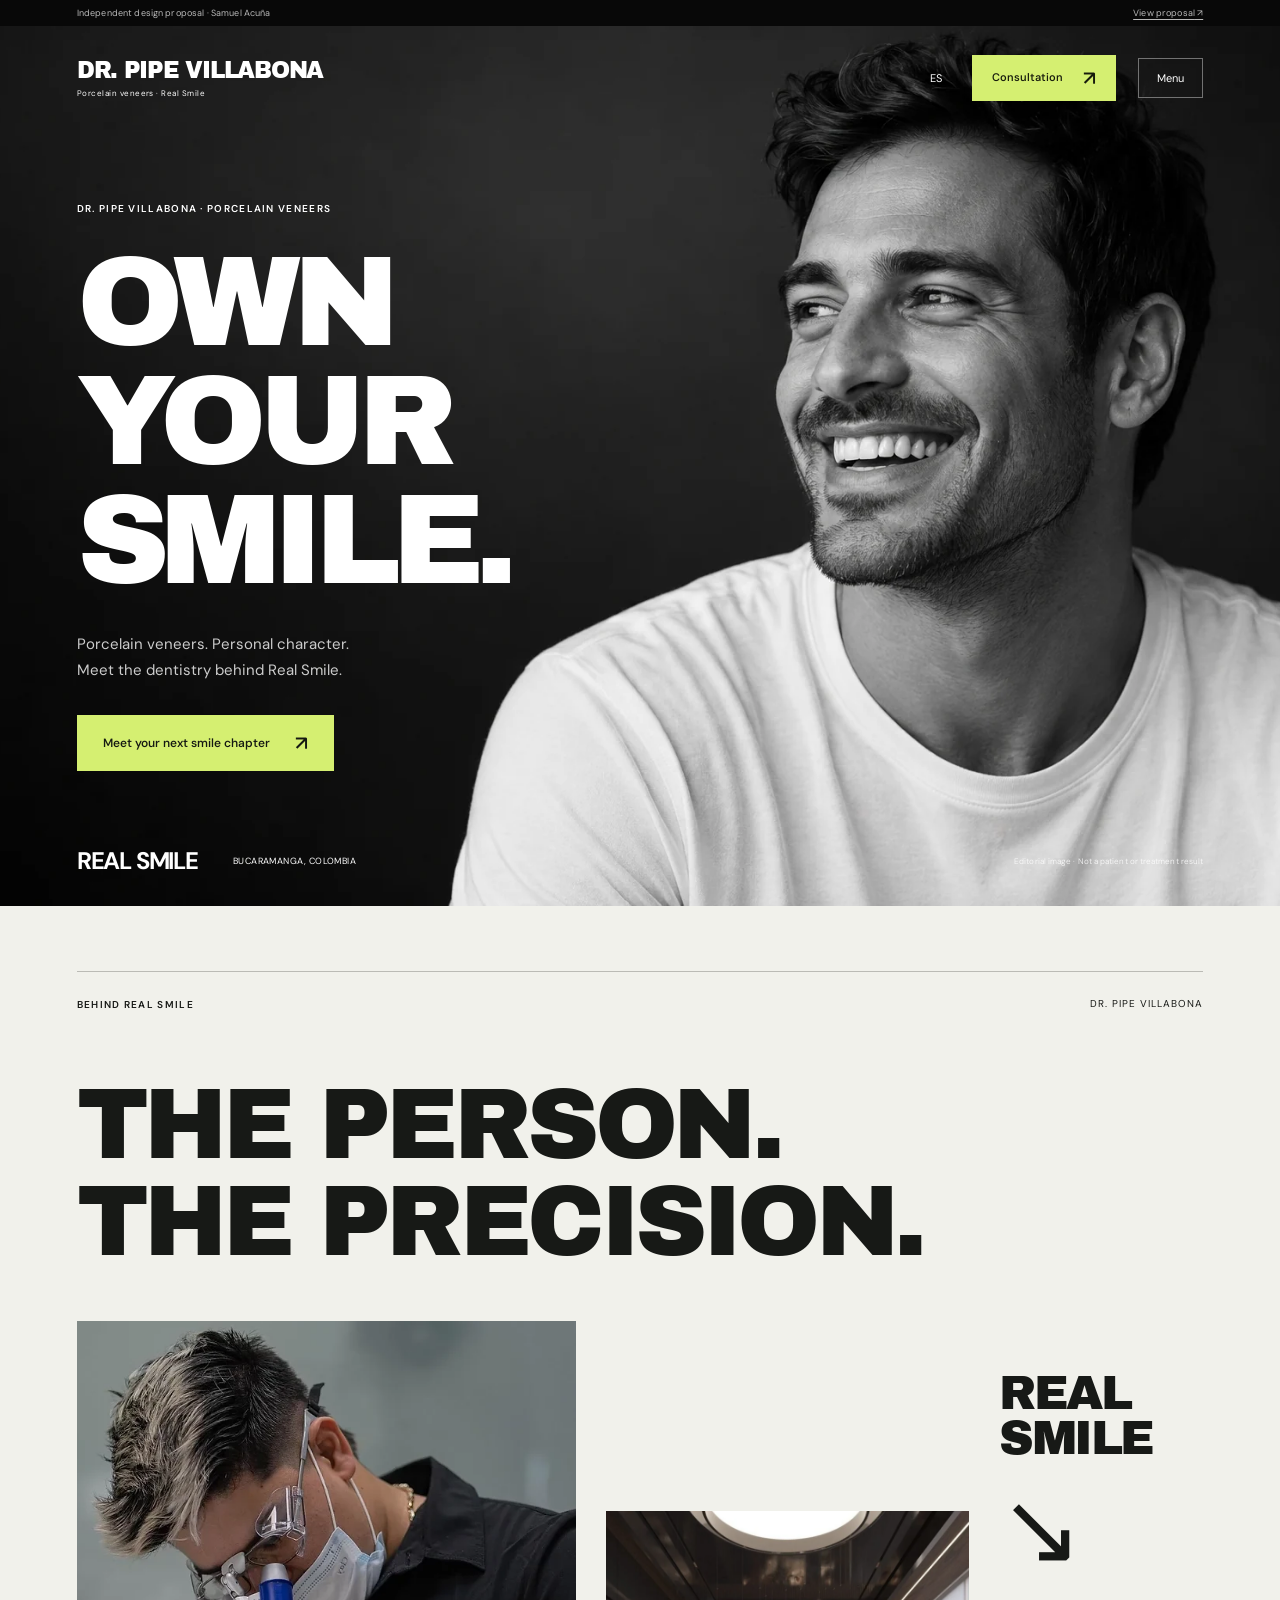
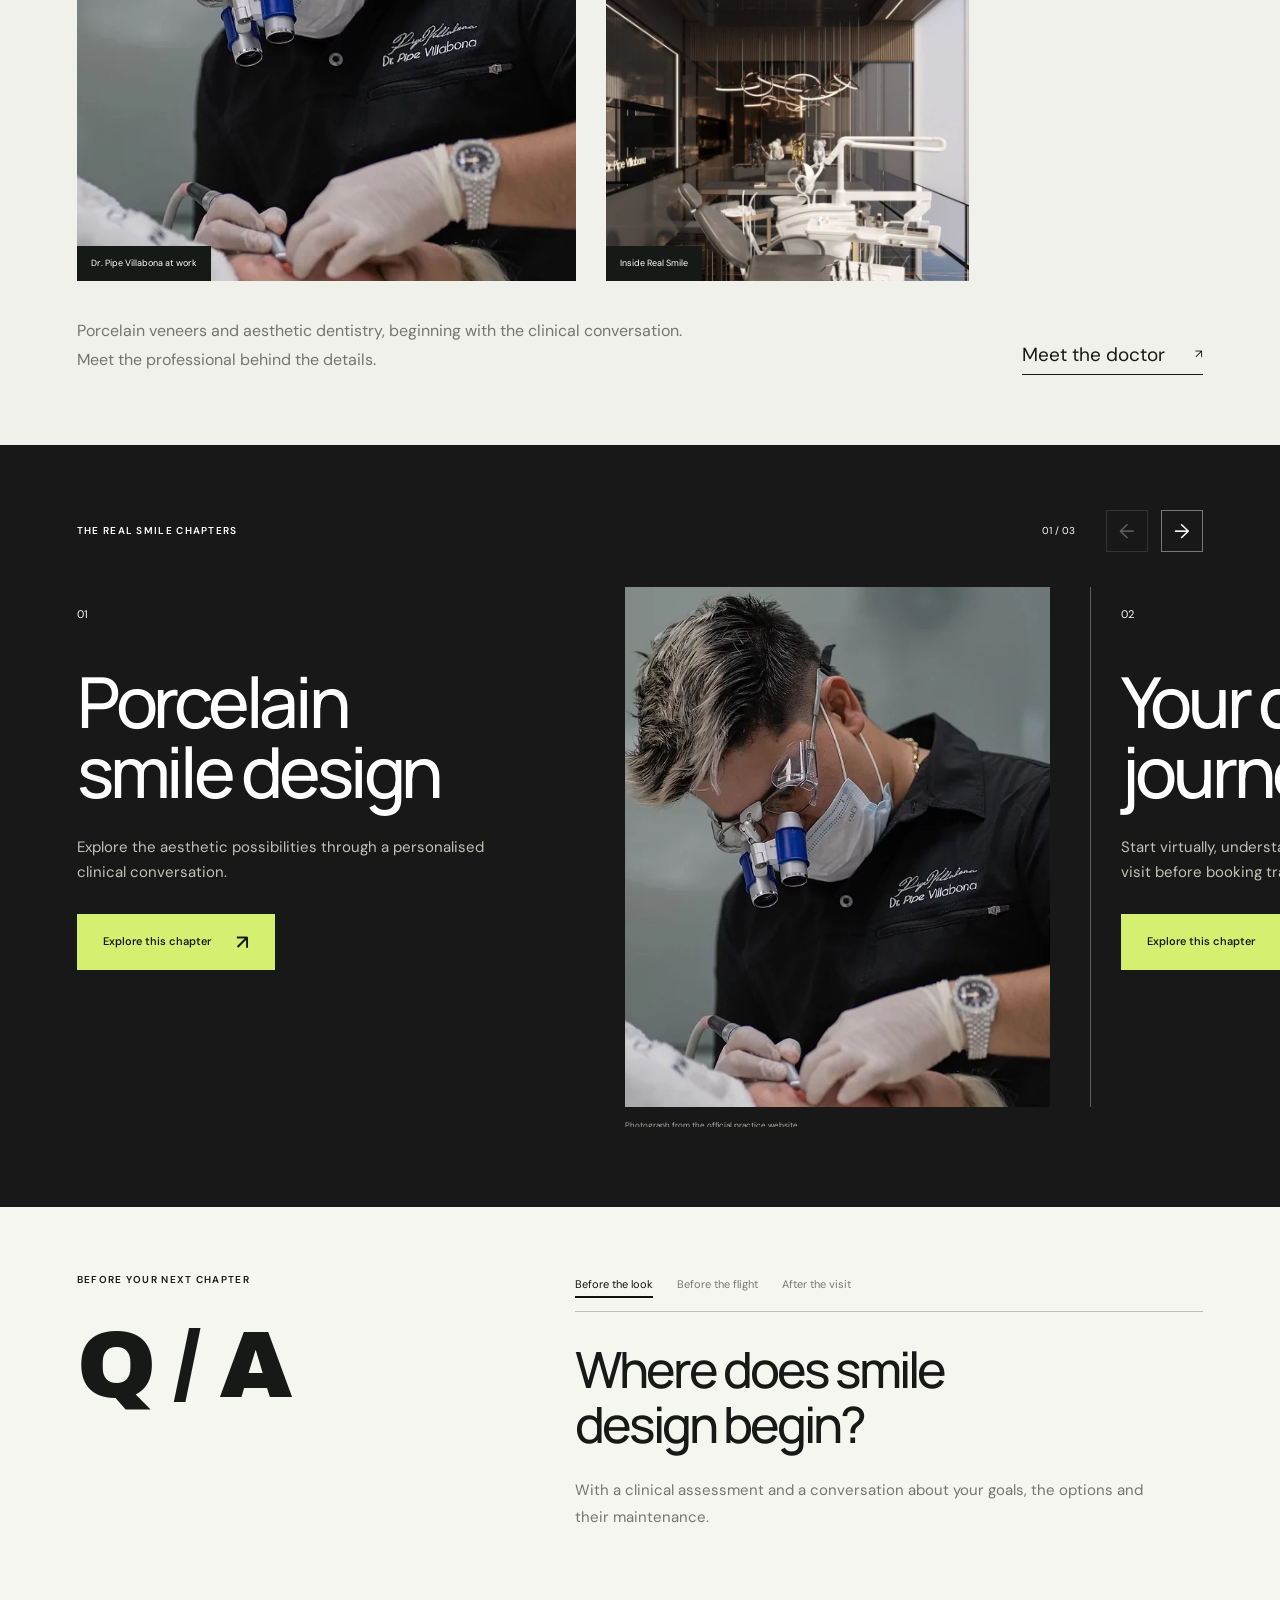
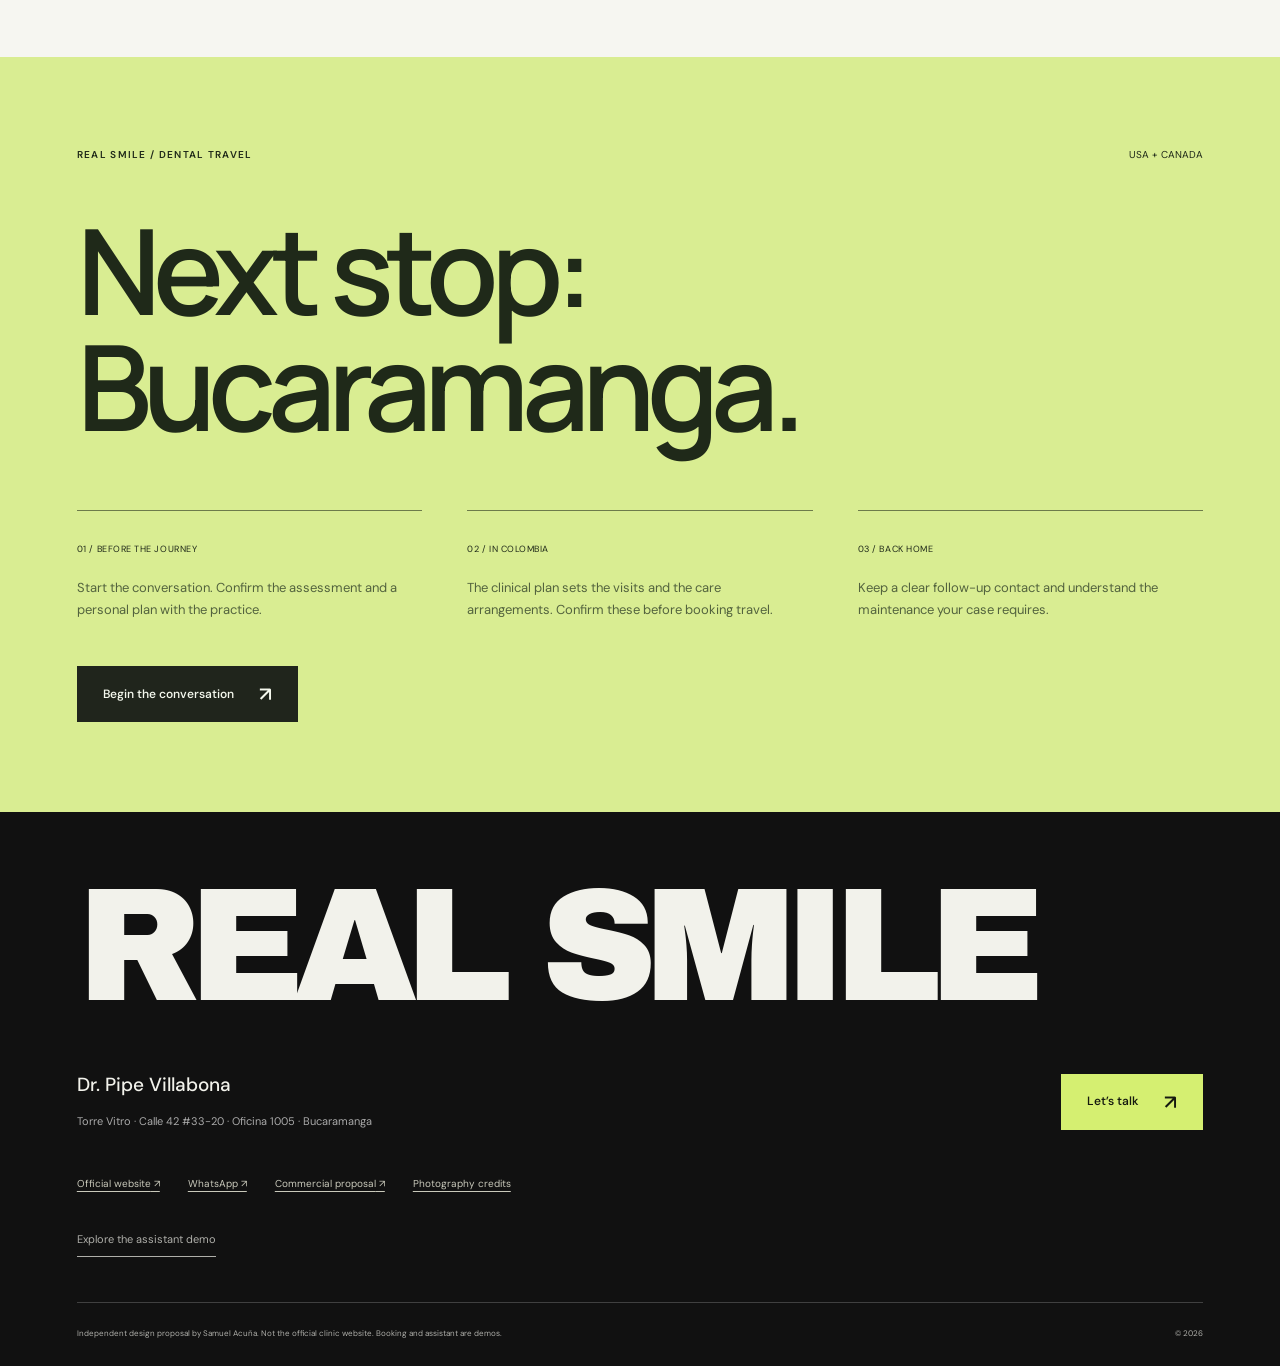
<file: index.html>
<!DOCTYPE html>

<html lang="en"><head><meta charset="utf-8"/><meta content="width=device-width,initial-scale=1" name="viewport"/><meta content="noindex,nofollow" name="robots"/><meta content="#f4f7f9" name="theme-color"/><title>Dr. Pipe Villabona | Porcelain veneers · Real Smile | Design proposal</title><link href="style.css?v=6" rel="stylesheet"/><script defer="" src="app.js?v=6"></script></head><body class="v4 drpipevillabona independent-v5 whole-page-v6"><a class="skip" href="#main">Skip to content / Ir al contenido</a><div class="progress-bar"></div><div class="concept"><span data-en="Independent design proposal · Samuel Acuña" data-es="Propuesta de diseño independiente · Samuel Acuña">Independent design proposal · Samuel Acuña</span><a href="propuesta/"><span data-en="View proposal" data-es="Ver propuesta">View proposal</span> ↗</a></div><header class="site-header"><a class="brand" href="#main"><span class="brand-mark">PV</span><span><b>Dr. Pipe Villabona</b><small><span data-en="Porcelain veneers · Real Smile" data-es="Carillas de porcelana · Real Smile">Porcelain veneers · Real Smile</span></small></span></a><nav aria-label="Main navigation" class="site-nav" id="site-nav"><a href="#services"><span data-en="Treatments" data-es="Tratamientos">Treatments</span></a><a href="#doctor"><span data-en="Our approach" data-es="El enfoque">Our approach</span></a><a href="#international"><span data-en="USA &amp; Canada" data-es="USA y Canadá">USA &amp; Canada</span></a></nav><div class="nav-actions"><button aria-label="Cambiar a español" class="lang">ES</button><button class="btn compact" data-book=""><span data-en="Consultation" data-es="Valoración">Consultation</span><span aria-hidden="true">↗</span></button><button aria-controls="site-nav" aria-expanded="false" class="menu-toggle"><span data-en="Menu" data-es="Menú">Menu</span></button></div></header><main id="main"><section class="p-hero"><div class="p-photo"><img alt="Editorial image / Imagen editorial" class="" decoding="async" fetchpriority="high" height="1024" src="assets/editorial-v4.webp" width="1536"/></div><div class="p-copy"><span class="eyebrow" data-en="DR. PIPE VILLABONA · PORCELAIN VENEERS" data-es="DR. PIPE VILLABONA · CARILLAS DE PORCELANA">DR. PIPE VILLABONA · PORCELAIN VENEERS</span><h1 data-en="Own your
smile." data-es="Tu sonrisa.
Tu esencia.">Own your
smile.</h1><p data-en="Porcelain veneers. Personal character. Meet the dentistry behind Real Smile." data-es="Carillas de porcelana. Carácter propio. Conoce la odontología detrás de Real Smile.">Porcelain veneers. Personal character. Meet the dentistry behind Real Smile.</p><button class="btn" data-book=""><span data-en="Meet your next smile chapter" data-es="Conoce tu siguiente etapa">Meet your next smile chapter</span><span aria-hidden="true">↗</span></button></div><div class="p-bottom"><strong>REAL SMILE</strong><span>BUCARAMANGA, COLOMBIA</span><span class="media-credit"><span data-en="Editorial image · Not a patient or treatment result" data-es="Imagen editorial · No es paciente ni resultado clínico">Editorial image · Not a patient or treatment result</span></span></div></section><section class="p-maker" id="doctor"><div class="p-maker-top"><span class="eyebrow" data-en="BEHIND REAL SMILE" data-es="DETRÁS DE REAL SMILE">BEHIND REAL SMILE</span><span>DR. PIPE VILLABONA</span></div><h2><span data-en="The person.
The precision." data-es="La persona.
La precisión.">The person.
The precision.</span></h2><div class="p-maker-images"><figure class="p-maker-work"><img alt="Dr. Pipe Villabona — fotografía oficial" decoding="async" height="716" loading="lazy" src="assets/medical-clinical.webp" width="680"/><figcaption><span data-en="Dr. Pipe Villabona at work" data-es="Dr. Pipe Villabona en consulta">Dr. Pipe Villabona at work</span></figcaption></figure><figure class="p-maker-room"><img alt="Dr. Pipe Villabona — fotografía oficial" decoding="async" height="1024" loading="lazy" src="assets/medical-clinic.webp" width="800"/><figcaption><span data-en="Inside Real Smile" data-es="Dentro de Real Smile">Inside Real Smile</span></figcaption></figure><div class="p-maker-label">REAL<br/>SMILE<br/><span>↘</span></div></div><div class="p-maker-bottom"><p data-en="Porcelain veneers and aesthetic dentistry, beginning with the clinical conversation. Meet the professional behind the details." data-es="Carillas de porcelana y estética dental, comenzando por la conversación clínica. Conoce al profesional detrás de los detalles.">Porcelain veneers and aesthetic dentistry, beginning with the clinical conversation. Meet the professional behind the details.</p><a class="text-link" href="https://drpipevillabona.com/" rel="noopener" target="_blank"><span data-en="Meet the doctor" data-es="Conoce al doctor">Meet the doctor</span> ↗</a></div></section><section class="p-chapters" id="services"><div class="p-chapter-heading"><span class="eyebrow" data-en="THE REAL SMILE CHAPTERS" data-es="LAS ETAPAS REAL SMILE">THE REAL SMILE CHAPTERS</span><div class="p-slide-controls"><span aria-live="polite" id="slide-count">01 / 03</span><button aria-label="Previous chapter / Etapa anterior" data-slide="prev">←</button><button aria-label="Next chapter / Siguiente etapa" data-slide="next">→</button></div></div><div aria-label="Treatment chapters / Etapas de atención" class="p-slide-track" tabindex="0"><article class="p-slide" id="chapter-0"><div class="p-slide-copy"><span class="p-chapter-no">01</span><h2 data-en="Porcelain smile design" data-es="Diseño con porcelana">Porcelain smile design</h2><p data-en="Explore the aesthetic possibilities through a personalised clinical conversation." data-es="Explora las posibilidades estéticas a través de una conversación clínica personalizada.">Explore the aesthetic possibilities through a personalised clinical conversation.</p><button class="btn" data-book="" data-interest="0"><span data-en="Explore this chapter" data-es="Explorar esta etapa">Explore this chapter</span><span aria-hidden="true">↗</span></button></div><figure><img alt="Dr. Pipe Villabona — fotografía publicada por la consulta" class="" decoding="async" height="716" loading="lazy" src="assets/medical-clinical.webp" width="680"/><figcaption><span data-en="Photograph from the official practice website" data-es="Fotografía del sitio oficial de la consulta">Photograph from the official practice website</span></figcaption></figure></article><article class="p-slide" id="chapter-1"><div class="p-slide-copy"><span class="p-chapter-no">02</span><h2 data-en="Your dental journey" data-es="Tu viaje dental">Your dental journey</h2><p data-en="Start virtually, understand the plan and coordinate your visit before booking travel." data-es="Comienza de forma virtual, entiende el plan y coordina tu visita antes de reservar el viaje.">Start virtually, understand the plan and coordinate your visit before booking travel.</p><button class="btn" data-book="" data-interest="1"><span data-en="Explore this chapter" data-es="Explorar esta etapa">Explore this chapter</span><span aria-hidden="true">↗</span></button></div><figure><img alt="Dr. Pipe Villabona — fotografía publicada por la consulta" class="" decoding="async" height="1024" loading="lazy" src="assets/medical-clinic.webp" width="800"/><figcaption><span data-en="Photograph from the official practice website" data-es="Fotografía del sitio oficial de la consulta">Photograph from the official practice website</span></figcaption></figure></article><article class="p-slide" id="chapter-2"><div class="p-slide-copy"><span class="p-chapter-no">03</span><h2 data-en="More than veneers" data-es="Más que carillas">More than veneers</h2><p data-en="The practice also presents implants and restorative care, according to individual assessment." data-es="La consulta también presenta implantes y rehabilitación, según valoración individual.">The practice also presents implants and restorative care, according to individual assessment.</p><button class="btn" data-book="" data-interest="2"><span data-en="Explore this chapter" data-es="Explorar esta etapa">Explore this chapter</span><span aria-hidden="true">↗</span></button></div><figure><img alt="Dr. Pipe Villabona — fotografía publicada por la consulta" class="" decoding="async" height="1067" loading="lazy" src="assets/medical-after.webp" width="1600"/><figcaption><span data-en="Published case · Individual result" data-es="Caso publicado · Resultado individual">Published case · Individual result</span></figcaption></figure></article></div></section><section class="p-backstage"><div class="p-backstage-title"><span class="eyebrow" data-en="BEFORE YOUR NEXT CHAPTER" data-es="ANTES DE TU SIGUIENTE ETAPA">BEFORE YOUR NEXT CHAPTER</span><span>Q / A</span></div><div aria-label="Questions / Preguntas" class="p-question-tabs" role="tablist"><button aria-controls="backstage-panel-0" aria-selected="true" data-switch="backstage" id="backstage-tab-0" role="tab" tabindex="0"><span data-en="Before the look" data-es="Antes de la apariencia">Before the look</span></button><button aria-controls="backstage-panel-1" aria-selected="false" data-switch="backstage" id="backstage-tab-1" role="tab" tabindex="-1"><span data-en="Before the flight" data-es="Antes del vuelo">Before the flight</span></button><button aria-controls="backstage-panel-2" aria-selected="false" data-switch="backstage" id="backstage-tab-2" role="tab" tabindex="-1"><span data-en="After the visit" data-es="Después de la visita">After the visit</span></button></div><div aria-labelledby="backstage-tab-0" id="backstage-panel-0" role="tabpanel"><h2 data-en="Where does smile design begin?" data-es="¿Dónde comienza el diseño de sonrisa?">Where does smile design begin?</h2><p data-en="With a clinical assessment and a conversation about your goals, the options and their maintenance." data-es="Con una valoración clínica y una conversación sobre tus objetivos, las alternativas y su mantenimiento.">With a clinical assessment and a conversation about your goals, the options and their maintenance.</p></div><div aria-labelledby="backstage-tab-1" hidden="" id="backstage-panel-1" role="tabpanel"><h2 data-en="Can I plan from the USA or Canada?" data-es="¿Puedo planear desde USA o Canadá?">Can I plan from the USA or Canada?</h2><p data-en="Start with the practice. Confirm the assessment, visits and personal plan before arranging the trip." data-es="Comienza con la consulta. Confirma la valoración, las visitas y el plan personal antes de organizar el viaje.">Start with the practice. Confirm the assessment, visits and personal plan before arranging the trip.</p></div><div aria-labelledby="backstage-tab-2" hidden="" id="backstage-panel-2" role="tabpanel"><h2 data-en="What should I ask about ongoing care?" data-es="¿Qué debo preguntar sobre el cuidado posterior?">What should I ask about ongoing care?</h2><p data-en="Discuss maintenance, follow-up and who to contact when you are back home." data-es="Conversa sobre mantenimiento, seguimiento y a quién contactar cuando estés de regreso.">Discuss maintenance, follow-up and who to contact when you are back home.</p></div></section><section class="p-destination" id="international"><div class="p-destination-top"><span class="eyebrow" data-en="REAL SMILE / DENTAL TRAVEL" data-es="REAL SMILE / VIAJE DENTAL">REAL SMILE / DENTAL TRAVEL</span><span>USA + CANADA</span></div><h2 data-en="Next stop:
Bucaramanga." data-es="Siguiente parada:
Bucaramanga.">Next stop:
Bucaramanga.</h2><div class="p-destination-route"><div><small>01 / <span data-en="BEFORE THE JOURNEY" data-es="ANTES DEL VIAJE">BEFORE THE JOURNEY</span></small><p data-en="Start the conversation. Confirm the assessment and a personal plan with the practice." data-es="Comienza la conversación. Confirma la valoración y un plan personal con la consulta.">Start the conversation. Confirm the assessment and a personal plan with the practice.</p></div><div><small>02 / <span data-en="IN COLOMBIA" data-es="EN COLOMBIA">IN COLOMBIA</span></small><p data-en="The clinical plan sets the visits and the care arrangements. Confirm these before booking travel." data-es="El plan clínico define las visitas y la atención. Confírmalas antes de reservar el viaje.">The clinical plan sets the visits and the care arrangements. Confirm these before booking travel.</p></div><div><small>03 / <span data-en="BACK HOME" data-es="DE REGRESO">BACK HOME</span></small><p data-en="Keep a clear follow-up contact and understand the maintenance your case requires." data-es="Mantén un contacto claro de seguimiento y entiende el mantenimiento que requiera tu caso.">Keep a clear follow-up contact and understand the maintenance your case requires.</p></div></div><button class="btn" data-book=""><span data-en="Begin the conversation" data-es="Comenzar la conversación">Begin the conversation</span><span aria-hidden="true">↗</span></button></section></main><footer class="p-ending" id="consultation"><span class="p-end-word">REAL SMILE</span><div class="p-end-bottom"><div><strong>Dr. Pipe Villabona</strong><p>Torre Vitro · Calle 42 #33-20 · Oficina 1005 · Bucaramanga</p></div><button class="btn" data-book=""><span data-en="Let’s talk" data-es="Conversemos">Let’s talk</span><span aria-hidden="true">↗</span></button></div><div class="end-links"><a href="https://drpipevillabona.com/" rel="noopener" target="_blank"><span data-en="Official website" data-es="Sitio oficial">Official website</span> ↗</a><a href="https://wa.me/13055886231" rel="noopener" target="_blank">WhatsApp ↗</a><a href="propuesta/"><span data-en="Commercial proposal" data-es="Propuesta comercial">Commercial proposal</span> ↗</a><a href="credits.html"><span data-en="Photography credits" data-es="Créditos fotográficos">Photography credits</span></a></div><button aria-label="Explore demo assistant / Explorar asistente demo" class="assistant-inline" data-assistant=""><span data-en="Explore the assistant demo" data-es="Explorar el asistente demo">Explore the assistant demo</span></button><div class="end-note"><span data-en="Independent design proposal by Samuel Acuña. Not the official clinic website. Booking and assistant are demos." data-es="Propuesta de diseño independiente de Samuel Acuña. No es la web oficial de la consulta. Agenda y asistente demo.">Independent design proposal by Samuel Acuña. Not the official clinic website. Booking and assistant are demos.</span><span>© 2026</span></div></footer><dialog aria-labelledby="booking-title" id="booking"><div class="dialog-top"><span class="eyebrow" data-en="BOOKING PREVIEW · DEMO" data-es="VISTA PREVIA DE AGENDA · DEMO">BOOKING PREVIEW · DEMO</span><button aria-label="Close / Cerrar" class="dialog-close" data-close="">×</button></div><h2 class="dialog-title" data-en="Your first conversation." data-es="Tu primera conversación." id="booking-title">Your first conversation.</h2><p class="dialog-help" data-en="Explore the experience. No data is sent and no real appointment is booked." data-es="Explora la experiencia. No se envían datos ni se reserva una cita real.">Explore the experience. No data is sent and no real appointment is booked.</p><form id="booking-form"><div class="form-step active"><div class="step-label">01 / 03</div><label><span data-en="What would you like to explore?" data-es="¿Qué te gustaría explorar?">What would you like to explore?</span><select id="demo-service"><option data-en="Porcelain smile design" data-es="Diseño con porcelana" value="0">Porcelain smile design</option><option data-en="Your dental journey" data-es="Tu viaje dental" value="1">Your dental journey</option><option data-en="More than veneers" data-es="Más que carillas" value="2">More than veneers</option></select></label><label><span data-en="Where would you start?" data-es="¿Desde dónde comenzarías?">Where would you start?</span><select id="demo-country"><option>USA</option><option data-en="Canada" data-es="Canadá">Canada</option><option data-en="Another country" data-es="Otro país">Another country</option></select></label><div class="form-buttons"><span></span><button class="btn" data-next="" type="button"><span data-en="Continue" data-es="Continuar">Continue</span> →</button></div></div><div class="form-step"><div class="step-label">02 / 03 · <span data-en="ILLUSTRATIVE AVAILABILITY" data-es="DISPONIBILIDAD ILUSTRATIVA">ILLUSTRATIVE AVAILABILITY</span></div><div class="form-grid"><label><span data-en="Preferred date" data-es="Fecha preferida">Preferred date</span><input id="demo-date" required="" type="date"/></label><label><span data-en="Preferred time" data-es="Hora preferida">Preferred time</span><select id="demo-time"><option>09:00</option><option>11:00</option><option>14:00</option><option>16:00</option></select></label></div><p class="dialog-help" data-en="Times shown in Colombia time (UTC−5). These are examples, not a live calendar." data-es="Horarios en hora de Colombia (UTC−5). Son ejemplos, no una agenda en vivo.">Times shown in Colombia time (UTC−5). These are examples, not a live calendar.</p><div class="form-buttons"><button class="btn outline" data-back="" type="button">← <span data-en="Back" data-es="Atrás">Back</span></button><button class="btn" data-next="" type="button"><span data-en="Review" data-es="Revisar">Review</span> →</button></div></div><div class="form-step"><div class="step-label">03 / 03</div><h3 data-en="Your preview" data-es="Tu vista previa">Your preview</h3><div class="booking-summary" id="summary-content" style="white-space:pre-line"></div><p class="dialog-help" data-en="This demonstration ends here. A real implementation would connect the clinic’s approved calendar and confirmation process." data-es="Esta demostración termina aquí. Una implementación real conectaría la agenda aprobada de la clínica y su proceso de confirmación.">This demonstration ends here. A real implementation would connect the clinic’s approved calendar and confirmation process.</p><div class="form-buttons"><button class="btn outline" data-back="" type="button">← <span data-en="Back" data-es="Atrás">Back</span></button><button class="btn" type="submit"><span data-en="Finish preview" data-es="Finalizar vista previa">Finish preview</span> ✓</button></div></div><p class="error" id="booking-error" role="alert"></p></form><div hidden="" id="booking-success" tabindex="-1"><div class="demo-success"><h3 data-en="Preview complete." data-es="Vista previa completada.">Preview complete.</h3><p data-en="No appointment has been reserved. No information was sent." data-es="No se ha reservado ninguna cita. No se envió información.">No appointment has been reserved. No information was sent.</p></div><a class="btn outline" href="https://drpipevillabona.com/" rel="noopener noreferrer" target="_blank"><span data-en="Go to official channels" data-es="Ir a los canales oficiales">Go to official channels</span> ↗</a></div></dialog>
<dialog aria-labelledby="assistant-title" id="assistant"><div class="dialog-top"><span class="eyebrow" data-en="ADMINISTRATIVE ASSISTANT · DEMO" data-es="ASISTENTE ADMINISTRATIVO · DEMO">ADMINISTRATIVE ASSISTANT · DEMO</span><button aria-label="Close / Cerrar" class="dialog-close" data-close="">×</button></div><h2 class="dialog-title" data-en="How can we orient you?" data-es="¿Cómo podemos orientarte?" id="assistant-title">How can we orient you?</h2><div aria-live="polite" class="bot-response" id="bot-response"></div><div class="bot-questions"><button data-topic="travel"><span data-en="Travelling to Colombia" data-es="Viajar a Colombia">Travelling to Colombia</span></button><button data-topic="appointments"><span data-en="Appointments" data-es="Citas">Appointments</span></button><button data-topic="services"><span data-en="Service areas" data-es="Áreas de atención">Service areas</span></button><button data-topic="human"><span data-en="Speak with the team" data-es="Hablar con el equipo">Speak with the team</span></button></div><p class="dialog-help" data-en="Demonstration with prepared responses. It does not provide medical advice or replace a clinical assessment." data-es="Demostración con respuestas preparadas. No ofrece consejo médico ni reemplaza una valoración clínica.">Demonstration with prepared responses. It does not provide medical advice or replace a clinical assessment.</p></dialog><script>window.SITE={"name": "Dr. Pipe Villabona", "services": [["Porcelain smile design", "Diseño con porcelana", "Explore the aesthetic possibilities through a personalised clinical conversation.", "Explora las posibilidades estéticas a través de una conversación clínica personalizada."], ["Your dental journey", "Tu viaje dental", "Start virtually, understand the plan and coordinate your visit before booking travel.", "Comienza de forma virtual, entiende el plan y coordina tu visita antes de reservar el viaje."], ["More than veneers", "Más que carillas", "The practice also presents implants and restorative care, according to individual assessment.", "La consulta también presenta implantes y rehabilitación, según valoración individual."]]};</script></body></html>
</file>
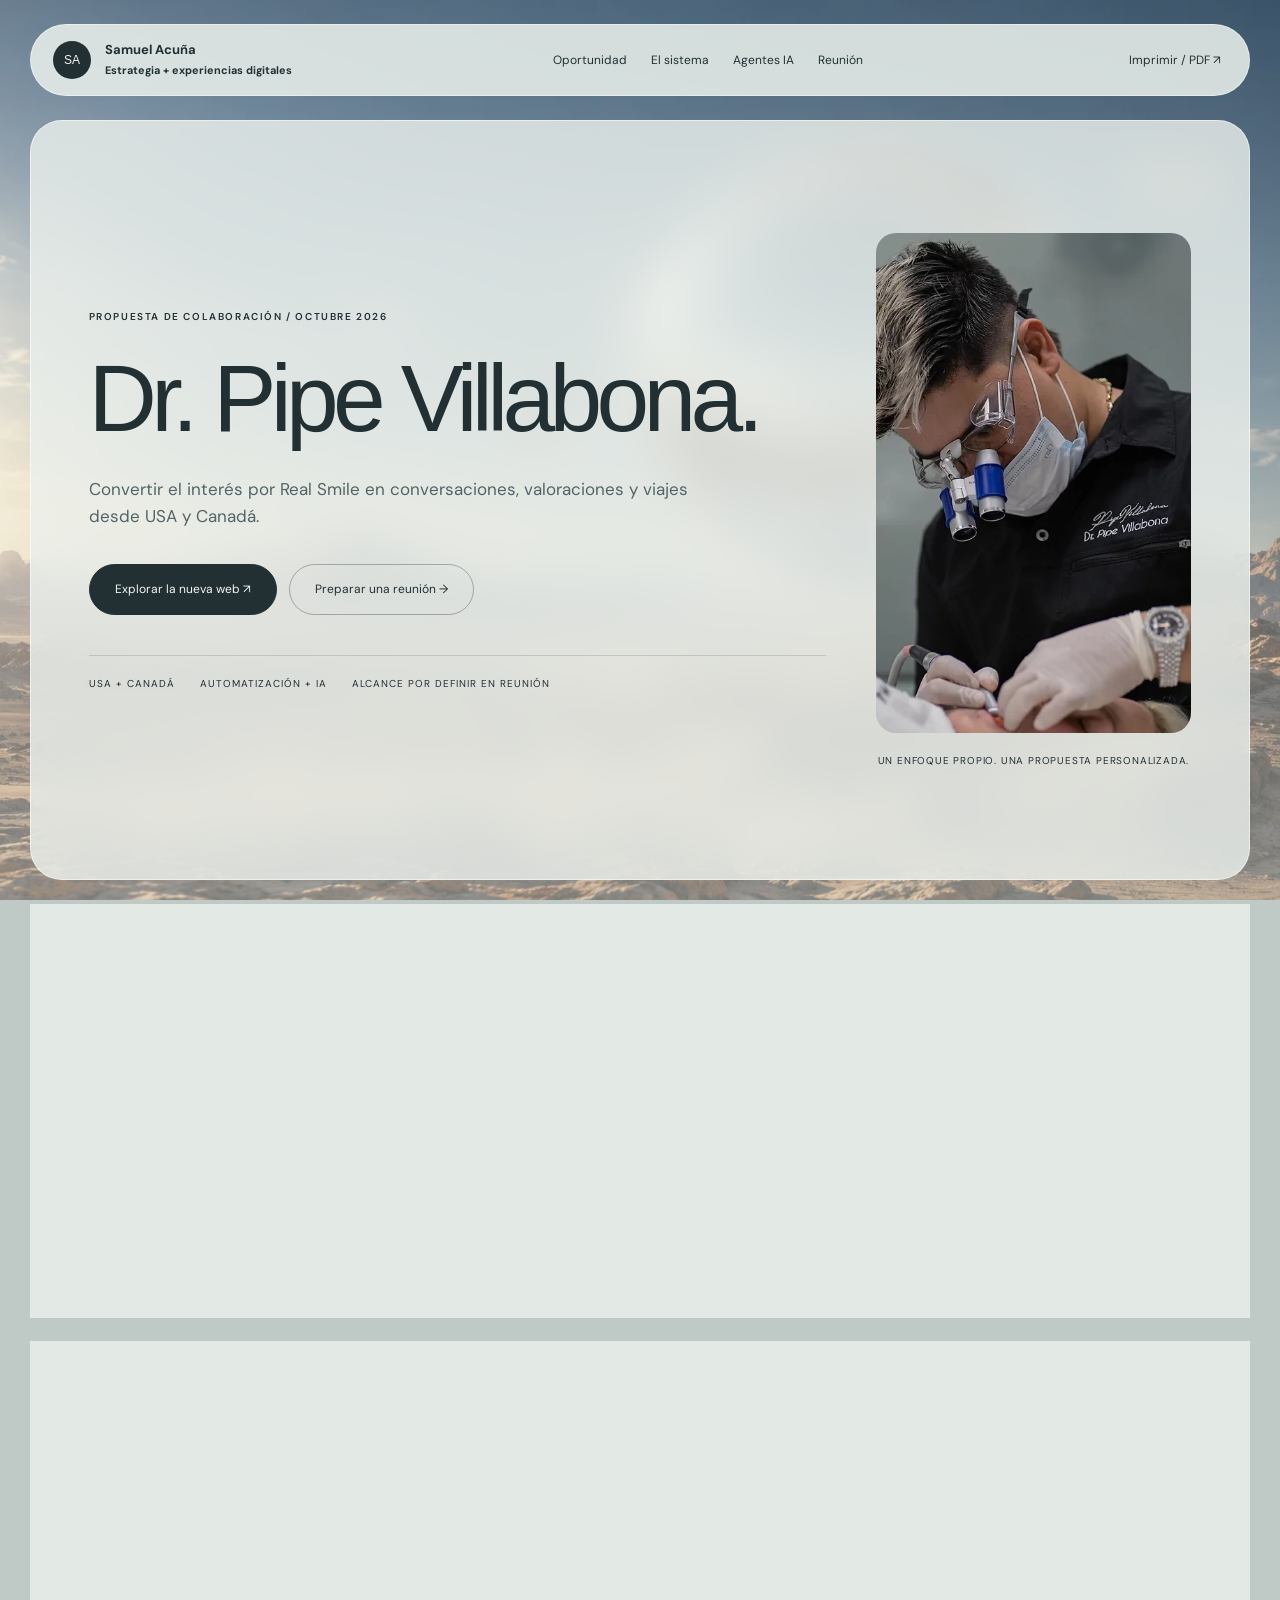
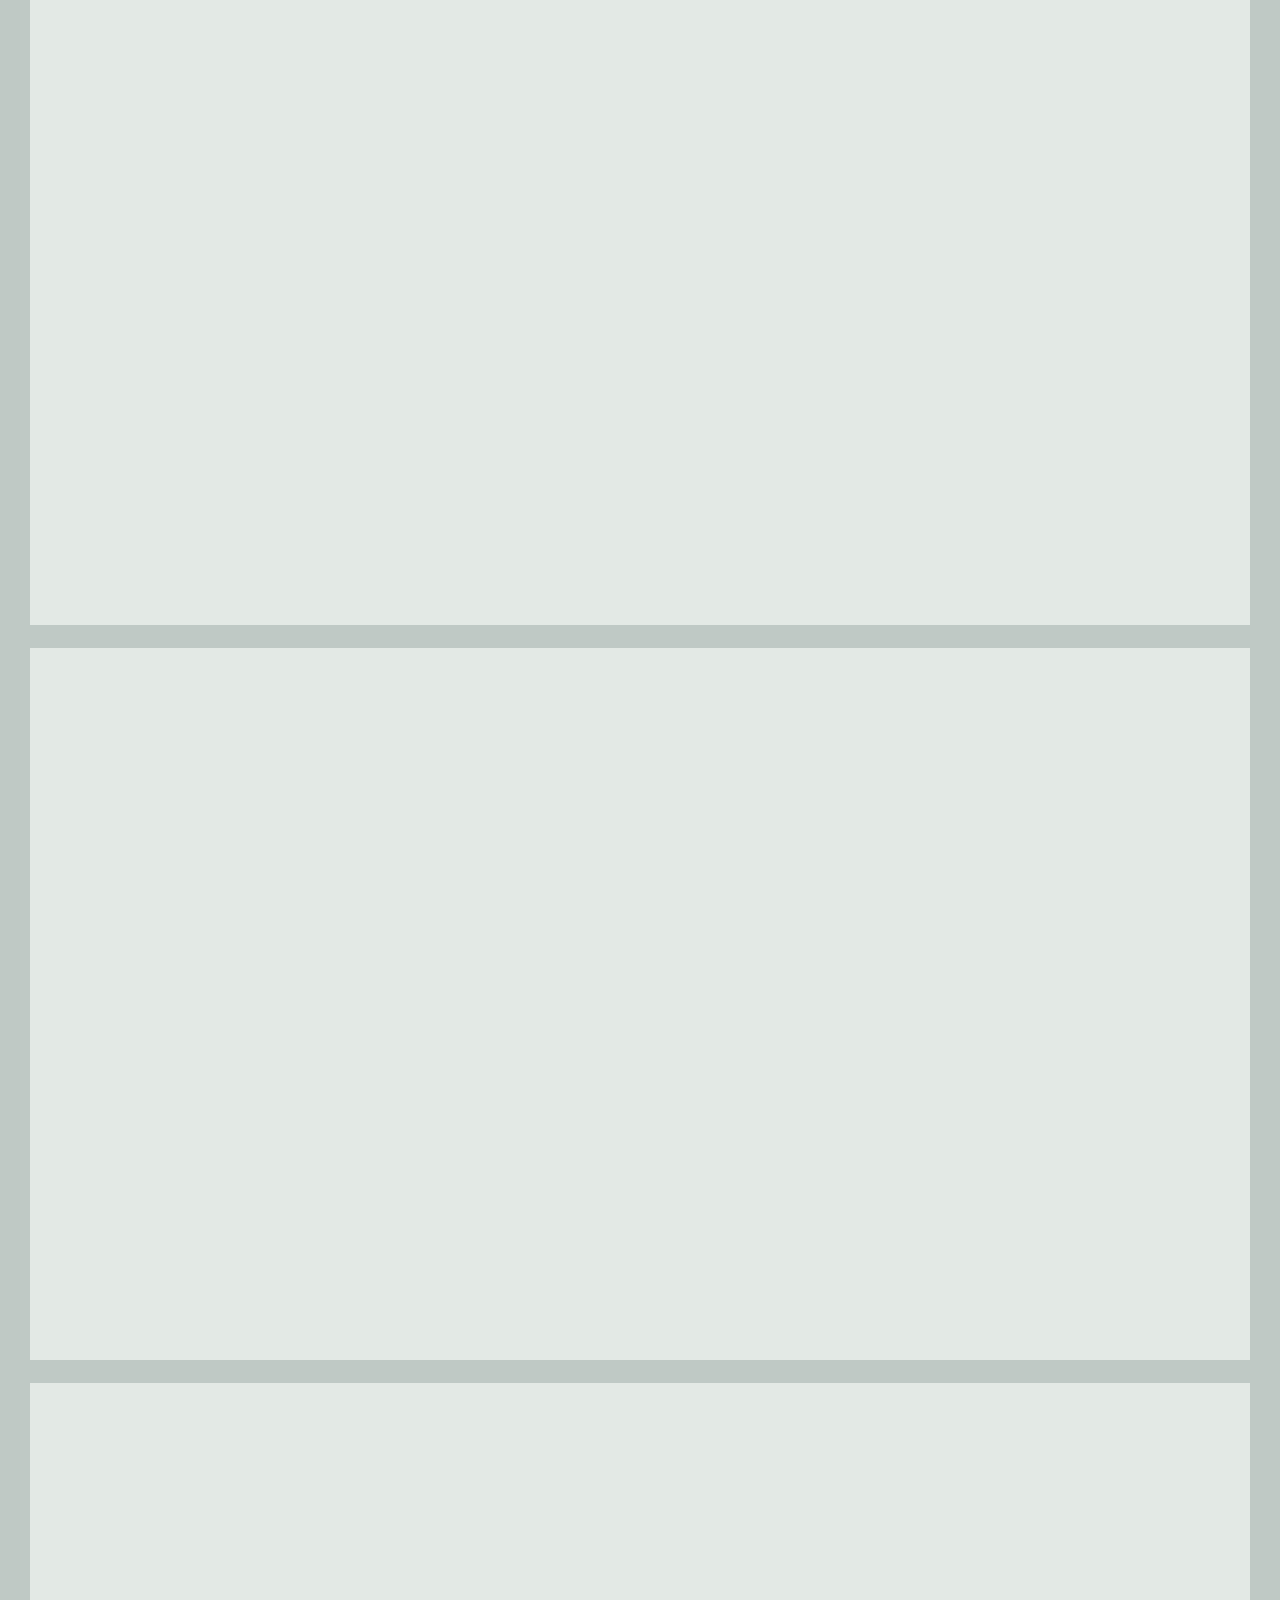
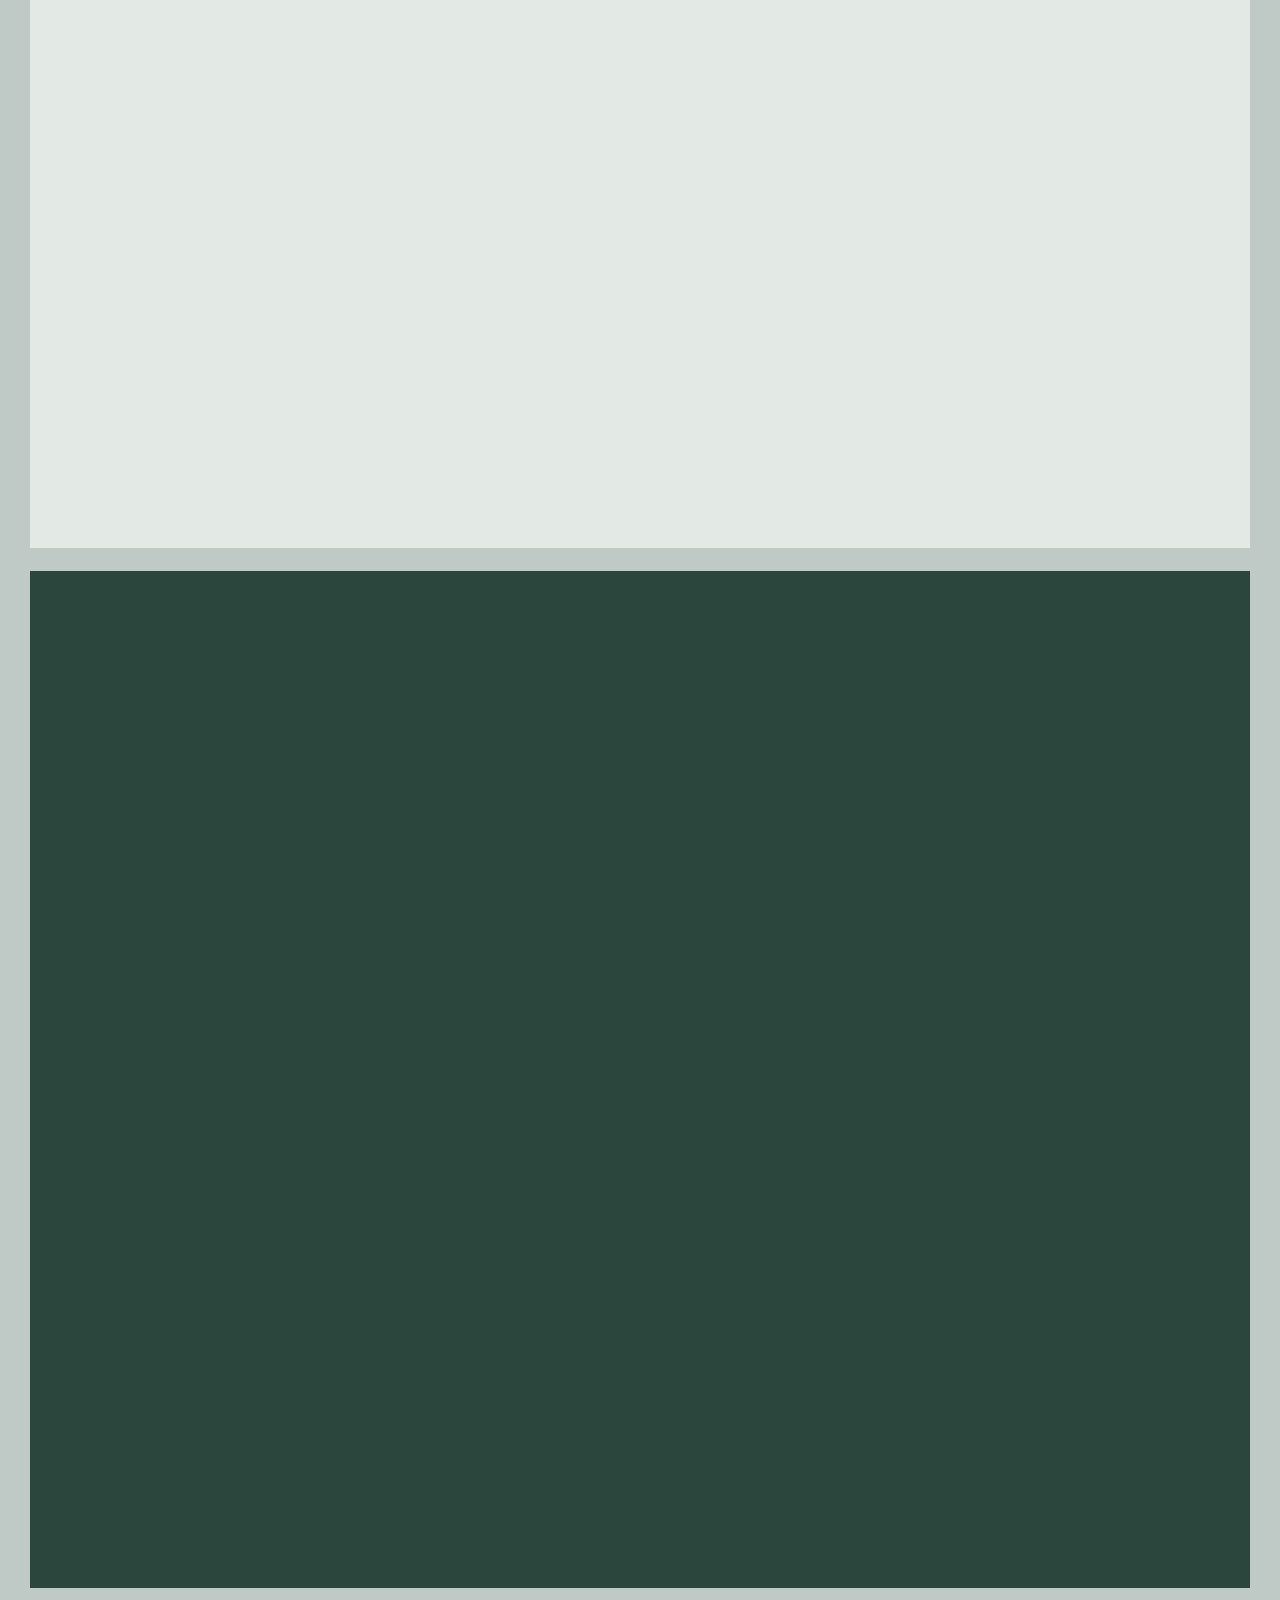
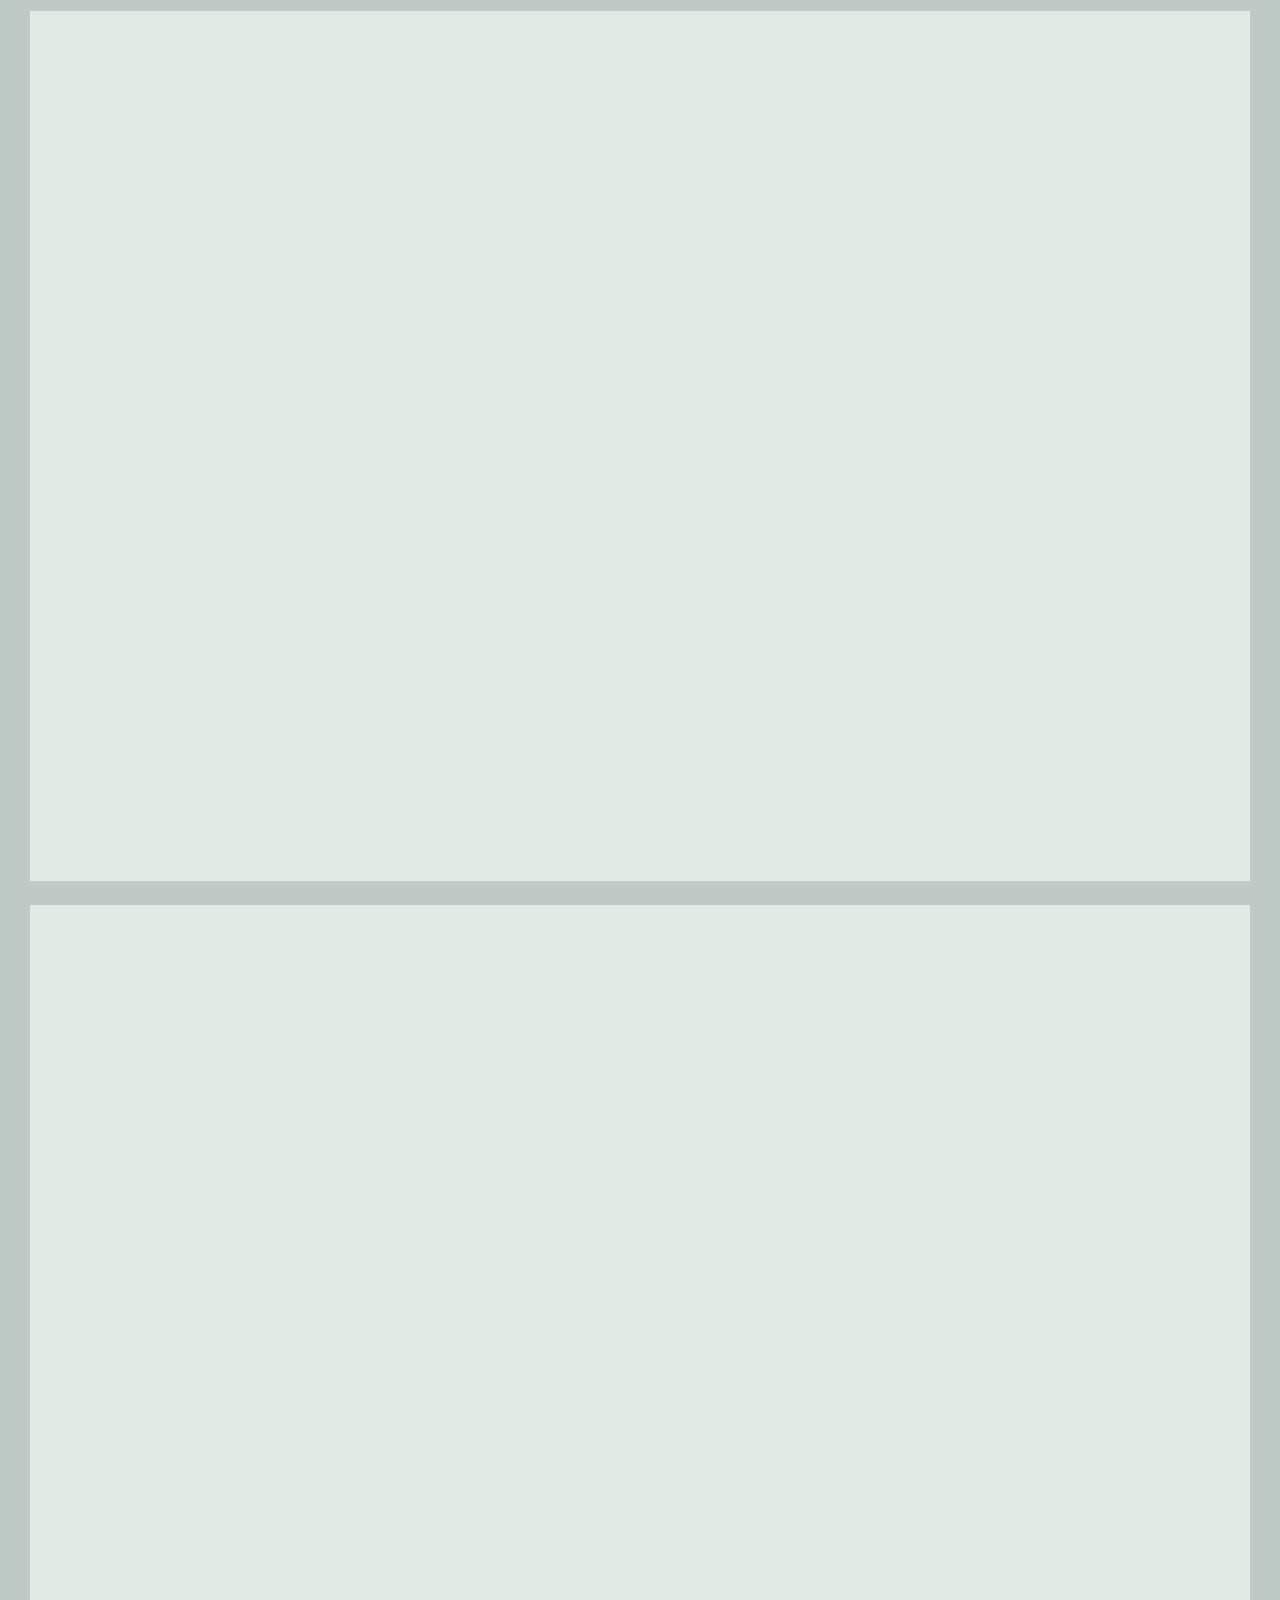
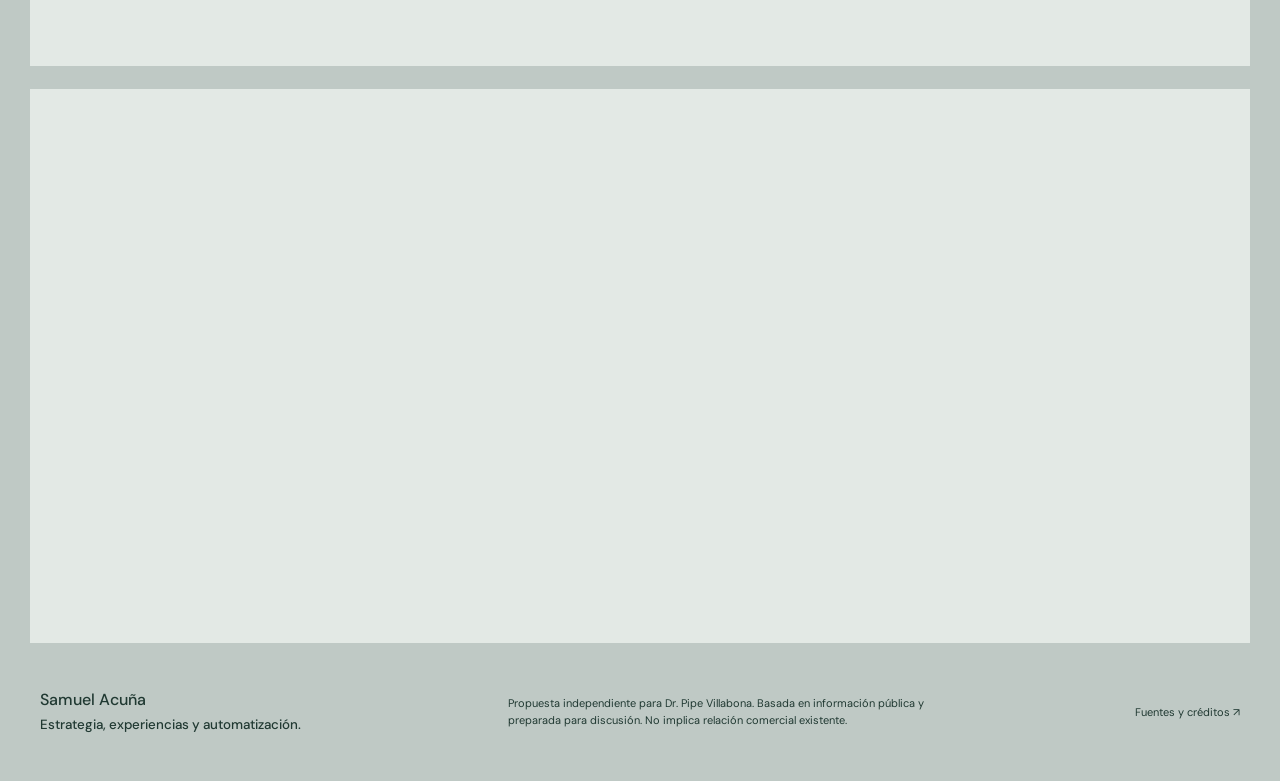
<file: propuesta/index.html>
<!doctype html><html lang="es"><head><meta charset="utf-8"><meta name="viewport" content="width=device-width,initial-scale=1"><meta name="robots" content="noindex,nofollow"><title>Dr. Pipe Villabona × Samuel Acuña | Propuesta de crecimiento</title><meta name="description" content="Propuesta personalizada de captación desde USA y Canadá, automatización administrativa y agentes de IA para Dr. Pipe Villabona. Sin precios: alcance para conversar en reunión."><link rel="stylesheet" href="proposal.css"><script defer src="proposal.js?v=3"></script></head><body class="theme-real"><div class="shell"><header class="nav"><a class="brand" href="#inicio"><b>SA</b><span>Samuel Acuña<br><small>Estrategia + experiencias digitales</small></span></a><nav class="nav-links" aria-label="Propuesta"><a href="#oportunidad">Oportunidad</a><a href="#sistema">El sistema</a><a href="#agentes">Agentes IA</a><a href="#reunion">Reunión</a></nav><button class="print" data-print>Imprimir / PDF ↗</button></header>
<main><section class="section glass hero" id="inicio"><div><span class="eyebrow">PROPUESTA DE COLABORACIÓN / OCTUBRE 2026</span><h1>Dr. Pipe Villabona.</h1><p class="focus">Convertir el interés por Real Smile en conversaciones, valoraciones y viajes desde USA y Canadá.</p><div class="actions"><a class="btn" href="../">Explorar la nueva web ↗</a><a class="btn outline" href="#reunion">Preparar una reunión →</a></div><div class="hero-foot"><span>USA + Canadá</span><span>Automatización + IA</span><span>Alcance por definir en reunión</span></div></div><div><div class="hero-photo"><img src="../assets/medical-clinical.webp" alt="Material visual acreditado de la consulta de Dr. Pipe Villabona" width="1000" height="1200"></div><div class="hero-note">UN ENFOQUE PROPIO. UNA PROPUESTA PERSONALIZADA.</div></div></section>
<section class="section glass intro" id="oportunidad"><div><span class="eyebrow">01 / EL PUNTO DE PARTIDA</span><h2>De una marca memorable a un viaje bien coordinado.</h2></div><div><p>La marca ya presenta turismo dental, contenido bilingüe, reserva de consultas y apoyo de viaje. Proponemos trabajar la conversión, la atribución y la coordinación de ese recorrido.</p><a class="source-link" href="https://drpipevillabona.com/" target="_blank" rel="noopener noreferrer">Sitio público revisado ↗</a><p style="font-size:12px;margin-top:25px">Esta es una hipótesis de trabajo basada en información pública. En la reunión validaremos prioridades, capacidad y herramientas actuales.</p></div></section>
<section class="section glass" id="experiencia"><div class="section-heading"><div><span class="eyebrow">02 / UNA EXPERIENCIA PARA SU MARCA</span><h2>La propuesta<br>ya se puede explorar.</h2></div><p>Una dirección visual centrada en carillas y turismo dental, con material propio y un recorrido pensado para comenzar una conversación desde el exterior.</p></div><div class="mockup"><a class="demo-visual" href="../" aria-label="Abrir demostración web de Dr. Pipe Villabona"><img src="../assets/medical-clinic.webp" alt="Material propio de la consulta" loading="lazy"><div class="demo-overlay"><strong>Carillas y turismo dental</strong><small>ABRIR EXPERIENCIA WEB ↗</small></div></a><div class="demo-copy"><h3>Ver. Entender.<br>Dar el siguiente paso.</h3><p>El diseño organiza la oferta alrededor del enfoque distintivo de la práctica. La agenda y el asistente muestran cómo podría sentirse la experiencia conectada.</p><ul class="check-list"><li>Web en inglés con opción en español.</li><li>Fotografía y contenido de fuentes identificadas.</li><li>Recorrido para USA y Canadá.</li><li>Agenda y asistente administrativos de demostración.</li><li>Versión para celular y movimiento accesible.</li></ul><a class="btn" href="../">Abrir la web de demostración ↗</a></div></div><p class="funnel-note">Demostración independiente: no representa contratación, no agenda citas reales ni conecta todavía una IA. La implementación final se define con el equipo.</p></section>
<section class="section glass"><div class="section-heading"><div><span class="eyebrow">03 / ADQUISICIÓN INTERNACIONAL</span><h2>Una conversación<br>que empieza lejos.</h2></div><p>Conectar contenido, búsqueda y campañas viables con una página relevante, una respuesta oportuna y un responsable del siguiente paso.</p></div><div class="market-bar"><div><div class="place">USA<br>Canadá</div><small>Mercados propuestos</small></div><span class="route" aria-hidden="true">→</span><div><div class="place">Bucaramanga</div><small>Valoración y atención coordinadas</small></div></div><div class="referral"><h3>Contenido que prepara<br>una mejor conversación.</h3><p>Probar mensajes y audiencias según tratamiento e idioma. Acordar mercados, capacidad de respuesta y criterios de calidad antes de ampliar inversión. Medir valoraciones y avance comercial junto con alcance y comunidad.</p></div></section>
<section class="section glass" id="sistema"><div class="section-heading"><div><span class="eyebrow">04 / PIPELINE COMERCIAL Y OPERATIVO</span><h2>Cada etapa.<br>Un responsable.</h2></div><p>Explora las etapas propuestas. El CRM reúne origen, estado, próxima acción y responsable para que recepción, coordinación y clínica compartan contexto.</p></div><div class="pipeline-tabs" role="tablist" aria-label="Etapas propuestas"><button class="stage" role="tab" id="stage-0" aria-controls="stage-panel" aria-selected="true" tabindex="0"><span>01</span><strong>Contenido Real Smile</strong></button><button class="stage" role="tab" id="stage-1" aria-controls="stage-panel" aria-selected="false" tabindex="-1"><span>02</span><strong>Interés desde USA o Canadá</strong></button><button class="stage" role="tab" id="stage-2" aria-controls="stage-panel" aria-selected="false" tabindex="-1"><span>03</span><strong>Consulta virtual reservada</strong></button><button class="stage" role="tab" id="stage-3" aria-controls="stage-panel" aria-selected="false" tabindex="-1"><span>04</span><strong>Valoración y propuesta clínica</strong></button><button class="stage" role="tab" id="stage-4" aria-controls="stage-panel" aria-selected="false" tabindex="-1"><span>05</span><strong>Viaje coordinado</strong></button><button class="stage" role="tab" id="stage-5" aria-controls="stage-panel" aria-selected="false" tabindex="-1"><span>06</span><strong>Experiencia y recomendación</strong></button></div><div class="stage-panel" role="tabpanel" id="stage-panel" aria-live="polite"><div><small>Etapa seleccionada</small><h3 id="stage-name"></h3><small style="margin-top:18px">Responsable</small><p id="stage-owner"></p></div><div><small>Objetivo</small><p id="stage-goal"></p></div><div><small>Criterio para avanzar</small><p id="stage-output"></p></div></div><div class="print-only print-pipeline">Contenido Real Smile → Interés desde USA o Canadá → Consulta virtual reservada → Valoración y propuesta clínica → Viaje coordinado → Experiencia y recomendación</div><p class="funnel-note">Cada contacto conserva una próxima acción o un motivo de pausa. La historia clínica y las decisiones profesionales se gestionan en los sistemas adecuados; el pipeline comercial evita duplicar información sensible innecesaria.</p></section>
<section class="section glass dark" id="agentes"><div class="section-heading"><div><span class="eyebrow">05 / AGENTES DE IA CON FUNCIONES CONCRETAS</span><h2>Más continuidad.<br>Menos repetición.</h2></div><p>Automatizaciones conectadas a las herramientas que el equipo apruebe. Las funciones se activan por etapas, con pruebas, registro de actividad y transferencia humana.</p></div><div class="agent-grid"><div><div class="agent-statement">La IA organiza.<br>El equipo decide.</div><p>Responder preguntas administrativas, preparar tareas, coordinar horarios y ordenar seguimiento. El criterio clínico permanece en manos de los profesionales.</p><div class="guardrail">Alcance propuesto: información aprobada, accesos limitados, pausa manual y escalamiento al responsable. Las decisiones médicas y la aprobación de contenido son humanas.</div></div><div class="agent-list"><details open><summary>Concierge digital</summary><p>Resuelve preguntas administrativas de la experiencia y dirige al equipo cuando se necesita una respuesta personal.</p></details><details ><summary>Recuperador de consultas</summary><p>Da seguimiento autorizado a solicitudes incompletas y facilita retomar una valoración.</p></details><details ><summary>Coordinador de viaje</summary><p>Centraliza tareas de fechas, confirmaciones y logística aprobada entre paciente y equipo.</p></details><details ><summary>Gestor de referidos</summary><p>Registra recomendaciones voluntarias y su origen, sin incentivos clínicos automáticos.</p></details></div></div><div class="simulator"><div class="sim-header"><div><span class="eyebrow" style="margin-bottom:10px">SIMULACIÓN ILUSTRATIVA</span><h3>Un contacto. Cuatro acciones.</h3></div><button class="btn" data-simulate>Explorar el flujo →</button></div><div class="sim-log"><div><span>01 / ENTRADA</span><p>Solicitud ficticia desde Canadá, con interés en carillas y turismo dental.</p></div><div><span>02 / ORIENTACIÓN</span><p>Respuesta administrativa preparada en el idioma elegido.</p></div><div><span>03 / EQUIPO</span><p>Próxima tarea asignada al coordinador correspondiente.</p></div><div><span>04 / CONTINUIDAD</span><p>Recordatorio preparado para revisión según consentimiento y estado.</p></div></div><p class="sim-status" id="sim-status" aria-live="polite">Pulsa el botón para explorar la simulación. No se envían mensajes.</p></div></section>
<section class="section glass" id="contenido"><div class="section-heading"><div><span class="eyebrow">06 / CONTENIDO, COMUNIDAD Y RECOMENDACIÓN</span><h2>Su conocimiento.<br>Una presencia constante.</h2></div><p>Una línea editorial propia, a partir de la voz del profesional y material real. Estas son tres primeras piezas para conversar con personas en USA y Canadá.</p></div><div class="content-list"><article class="content-piece"><small>01 / CONTENIDO PROPUESTO</small><h3>El recorrido desde la primera llamada hasta la llegada</h3><p>Video del profesional, versión breve para redes y adaptación al inglés, con revisión antes de publicar.</p></article><article class="content-piece"><small>02 / CONTENIDO PROPUESTO</small><h3>La experiencia real en el consultorio</h3><p>Video del profesional, versión breve para redes y adaptación al inglés, con revisión antes de publicar.</p></article><article class="content-piece"><small>03 / CONTENIDO PROPUESTO</small><h3>Preguntas de quienes viajan desde USA y Canadá</h3><p>Video del profesional, versión breve para redes y adaptación al inglés, con revisión antes de publicar.</p></article></div><div class="referral"><h3>Referidos y alianzas<br>con seguimiento.</h3><p>Diseñar una ruta de recomendaciones voluntarias, registrar el origen de cada contacto y evaluar alianzas con actores pertinentes de la experiencia internacional. Condiciones, permisos e incentivos se definen antes de activar el programa.</p></div><p class="funnel-note">El seguimiento usa canales autorizados, límites de frecuencia y opción de baja. La viabilidad del remarketing publicitario se revisa según las políticas aplicables a servicios de salud.</p></section>
<section class="section glass" id="implementacion"><div class="section-heading"><div><span class="eyebrow">07 / IMPLEMENTACIÓN POR ETAPAS</span><h2>Validar primero.<br>Crecer con evidencia.</h2></div><p>Un horizonte inicial de 90 días para conversar, sujeto a alcance, accesos y capacidad del equipo. Cada fase tiene un resultado revisable.</p></div><div class="roadmap"><article class="phase"><span class="time">FASE 1 / FUNDAMENTOS</span><h3>Entender y preparar.</h3><p>Revisar proceso actual, definir ruta prioritaria, responsables, contenidos y métricas. Ajustar la web con información aprobada.</p></article><article class="phase"><span class="time">FASE 2 / PILOTO</span><h3>Conectar y probar.</h3><p>Integrar agenda y CRM acordados, probar respuestas, derivaciones y recordatorios. Activar captación con alcance controlado.</p></article><article class="phase"><span class="time">FASE 3 / APRENDIZAJE</span><h3>Medir y optimizar.</h3><p>Revisar conversaciones, asistencia, carga del equipo y avance. Corregir antes de ampliar rutas o volumen.</p></article></div><p class="pilot-note">Medir una campaña internacional de carillas y el recorrido completo hasta la valoración. Probar seguimientos en horarios adecuados y revisar las objeciones que frenan la decisión.</p><div class="measurement"><div class="measure"><b>Respuesta</b><p>Tiempo hasta primera atención útil y transferencia humana.</p></div><div class="measure"><b>Valoraciones</b><p>Solicitudes, agendamiento y asistencia por origen.</p></div><div class="measure"><b>Continuidad</b><p>Próximas acciones cumplidas y motivos de pausa.</p></div><div class="measure"><b>Operación</b><p>Carga administrativa y tareas pendientes por responsable.</p></div></div></section>
<section class="section glass meeting" id="reunion"><div><span class="eyebrow">08 / CONVERSACIÓN DE TRABAJO</span><h2>Definamos<br>el primer paso.</h2><p>Una reunión para entender prioridades y acordar un alcance que tenga sentido para la práctica. La propuesta no incluye precios ni compromisos de resultados.</p><p>Selecciona los temas que más te interesen. El botón prepara un mensaje para Samuel; tú decides si enviarlo.</p></div><div><div class="priorities"><label class="priority"><input type="checkbox" value="Conversión actual de la consulta virtual">Conversión actual de la consulta virtual</label><label class="priority"><input type="checkbox" value="Responsables de la logística">Responsables de la logística</label><label class="priority"><input type="checkbox" value="Mercados con mejor respuesta">Mercados con mejor respuesta</label><label class="priority"><input type="checkbox" value="Modelo de referidos y alianzas a evaluar">Modelo de referidos y alianzas a evaluar</label></div><div class="meeting-result" id="meeting-summary" aria-live="polite"></div><div class="actions"><a id="meeting-whatsapp" class="btn" href="https://wa.me/573028289997" target="_blank" rel="noopener noreferrer">Coordinar reunión con Samuel ↗</a><a class="btn outline" href="../">Volver a la web →</a></div></div></section></main><footer class="footer"><strong>Samuel Acuña<br><small>Estrategia, experiencias y automatización.</small></strong><p>Propuesta independiente para Dr. Pipe Villabona. Basada en información pública y preparada para discusión. No implica relación comercial existente.</p><a href="../SOURCES.json">Fuentes y créditos ↗</a></footer></div><script>window.PROPOSAL={"name": "Dr. Pipe Villabona", "route": ["Contenido Real Smile", "Interés desde USA o Canadá", "Consulta virtual reservada", "Valoración y propuesta clínica", "Viaje coordinado", "Experiencia y recomendación"], "meeting": ["Conversión actual de la consulta virtual", "Responsables de la logística", "Mercados con mejor respuesta", "Modelo de referidos y alianzas a evaluar"], "stages": [{"owner": "Contenido + adquisición", "goal": "Presentar al odontólogo, casos contextualizados y el proceso de consulta de Real Smile.", "output": "Contacto atribuido a campaña, mercado y contenido."}, {"owner": "Concierge bilingüe", "goal": "Responder preguntas administrativas y entender país, idioma e interés.", "output": "Conversación con permiso y siguiente acción asignada."}, {"owner": "Coordinador de valoraciones", "goal": "Reducir solicitudes de consulta que quedan inconclusas.", "output": "Consulta virtual confirmada o motivo de abandono registrado."}, {"owner": "Dr. Pipe + equipo clínico", "goal": "Valorar la salud oral y explicar alternativas, visitas y mantenimiento.", "output": "Plan clínico aprobado por el profesional antes de cualquier coordinación de viaje."}, {"owner": "Coordinador internacional", "goal": "Organizar citas, traslados y alojamiento que el equipo haya confirmado.", "output": "Lista de coordinación completada y contactos responsables identificados."}, {"owner": "Atención al paciente", "goal": "Recoger experiencia voluntaria y mantener seguimiento autorizado.", "output": "Control o cierre registrado; recomendaciones con origen y autorización."}]};</script></body></html>
</file>
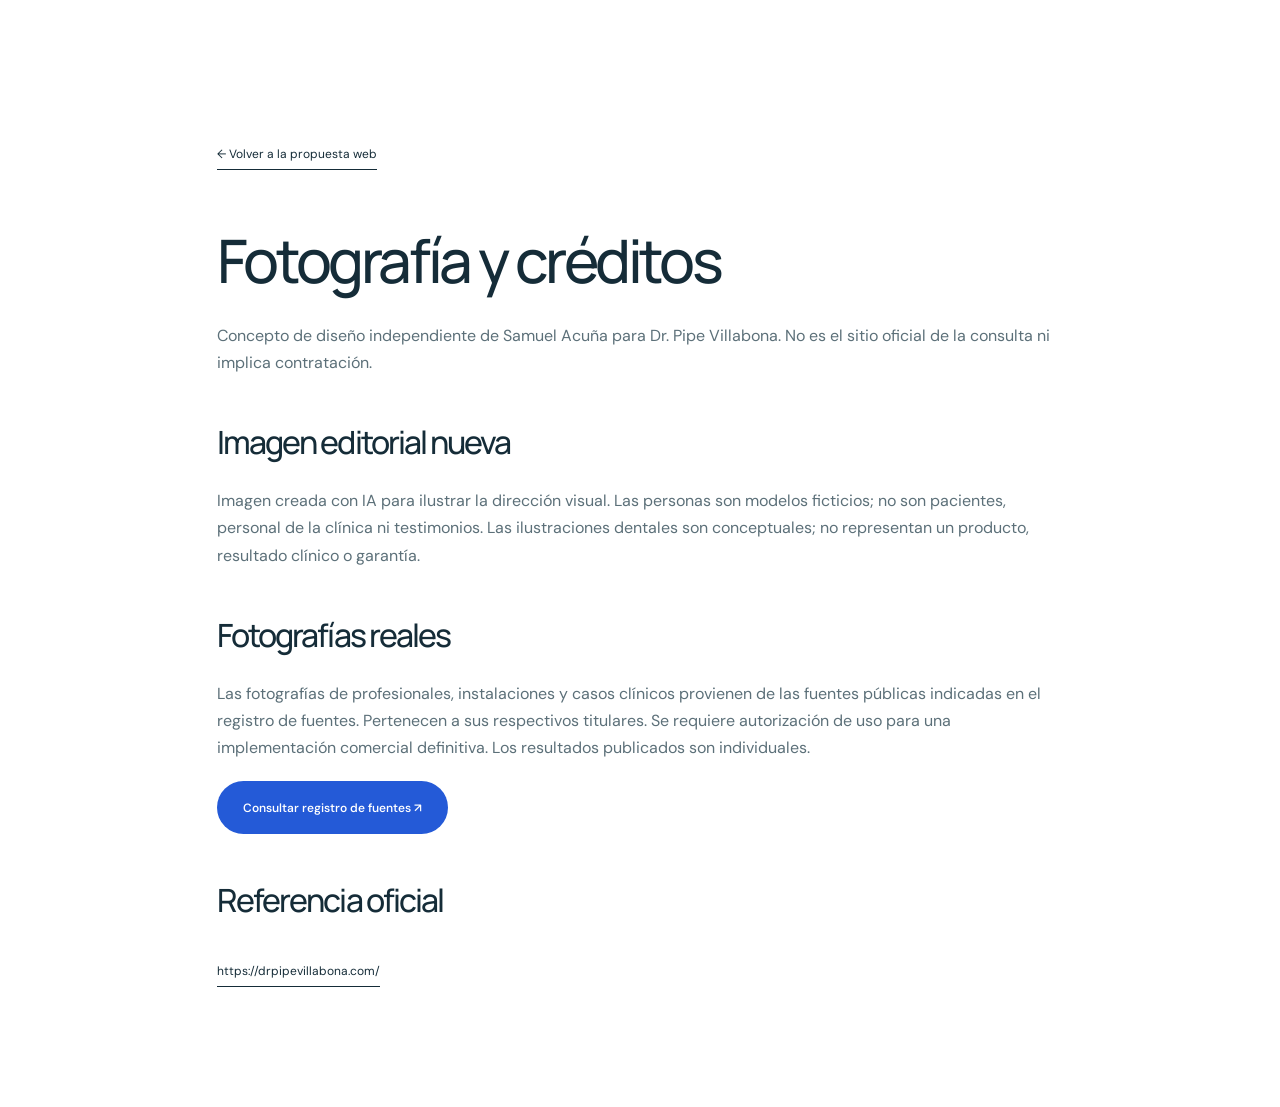
<file: credits.html>
<!doctype html><html lang="es"><head><meta charset="utf-8"><meta name="viewport" content="width=device-width,initial-scale=1"><link rel="stylesheet" href="style.css?v=6"><title>Créditos | Dr. Pipe Villabona</title></head><body><main class="section credits"><a class="text-link" href="./">← Volver a la propuesta web</a><h1>Fotografía y créditos</h1><p>Concepto de diseño independiente de Samuel Acuña para Dr. Pipe Villabona. No es el sitio oficial de la consulta ni implica contratación.</p><h2>Imagen editorial nueva</h2><p>Imagen creada con IA para ilustrar la dirección visual. Las personas son modelos ficticios; no son pacientes, personal de la clínica ni testimonios. Las ilustraciones dentales son conceptuales; no representan un producto, resultado clínico o garantía.</p><h2>Fotografías reales</h2><p>Las fotografías de profesionales, instalaciones y casos clínicos provienen de las fuentes públicas indicadas en el registro de fuentes. Pertenecen a sus respectivos titulares. Se requiere autorización de uso para una implementación comercial definitiva. Los resultados publicados son individuales.</p><a class="btn" href="SOURCES.json">Consultar registro de fuentes ↗</a><h2>Referencia oficial</h2><a class="text-link" href="https://drpipevillabona.com/">https://drpipevillabona.com/</a></main></body></html>
</file>
<file: style.css>
@import url('https://fonts.googleapis.com/css2?family=Space+Grotesk:wght@400;500;600&family=Archivo+Black&display=swap');
@import url('https://fonts.googleapis.com/css2?family=DM+Sans:wght@400;450;500;550;600;650;700&family=Manrope:wght@400;450;500;550;600;650;700;750&family=Instrument+Serif:ital@0;1&display=swap');
:root{--ink:#152c38;--muted:#5c7079;--paper:#fff;--wash:#edf4f7;--accent:#245ad7;--line:#d6e0e5;--g:clamp(24px,6vw,120px);--dark:#0b1c2c}*{box-sizing:border-box}html{scroll-behavior:smooth;scroll-padding-top:110px}body{margin:0;background:var(--paper);color:var(--ink);font-family:'DM Sans',Arial,sans-serif;-webkit-font-smoothing:antialiased}button,input,select{font:inherit;color:inherit}button,summary{cursor:pointer}a{color:inherit;text-decoration:none}button,a{-webkit-tap-highlight-color:transparent}figure{margin:0}img{display:block;width:100%;height:100%;object-fit:cover}h1,h2,h3,p{margin:0}h1,h2,h3{font-family:'Manrope',Arial,sans-serif;font-weight:500;white-space:pre-line;letter-spacing:-.06em;line-height:1.03;text-wrap:balance}h1{font-size:clamp(60px,7.1vw,116px)}h2{font-size:clamp(38px,4.6vw,74px)}h3{font-size:27px;letter-spacing:-.035em;line-height:1.2}p{font-size:16px;line-height:1.7;color:var(--muted)}p+p{margin-top:20px}.eyebrow{display:block;letter-spacing:.13em;font-size:10px;font-weight:600;line-height:1.5;margin-bottom:27px;text-transform:uppercase}.section{padding:120px var(--g)}.section h2+p{margin-top:28px;max-width:530px}.btn{display:inline-flex;align-items:center;justify-content:space-between;gap:25px;min-height:53px;padding:17px 25px;border-radius:50px;border:1px solid transparent;background:var(--accent);color:white;font-size:12px;font-weight:550;line-height:1.2;transition:background .3s,transform .3s,box-shadow .3s}.btn>span:last-child{font-size:20px;line-height:1}.btn:hover{transform:translateY(-3px);box-shadow:0 8px 25px #001a4a16}.btn.outline{background:transparent;color:inherit;border-color:currentColor}.text-link{display:inline-flex;align-items:center;gap:30px;border-bottom:1px solid currentColor;padding:0 0 7px;margin-top:26px;font-size:12px}.text-link span:last-child{font-size:19px}.text-link:hover{gap:40px}.fine{font-size:11px;line-height:1.6}.skip{position:fixed;left:20px;top:-100px;padding:20px;background:white;color:#000;z-index:100}.skip:focus{top:20px}button:focus-visible,a:focus-visible,summary:focus-visible,input:focus-visible,select:focus-visible{outline:3px solid #6b9eff;outline-offset:5px}::selection{background:#c4dcff;color:#102238}.progress-bar{position:fixed;left:0;top:0;height:3px;background:var(--accent);width:100%;transform-origin:left;transform:scaleX(0);z-index:60}.concept{display:flex;justify-content:space-between;align-items:center;gap:18px;padding:7px var(--g);font-size:9px;letter-spacing:.015em;background:#eaf0f5;color:#52616b}.concept a{white-space:nowrap;text-decoration:underline;text-underline-offset:3px}.site-header{position:sticky;top:0;z-index:40;display:flex;align-items:center;gap:30px;min-height:92px;padding:20px var(--g);background:#fffffff2;backdrop-filter:blur(18px)}.brand{display:flex;align-items:center;gap:12px;flex:1;min-width:230px}.brand-mark{font-family:'Instrument Serif',Georgia,serif;font-size:30px;letter-spacing:-.06em}.brand b{display:block;font-size:14px;letter-spacing:-.035em;font-weight:600}.brand small{display:block;font-size:8px;letter-spacing:.01em;margin-top:5px}.site-nav{display:flex;gap:25px;font-size:11px;white-space:nowrap}.site-nav a{position:relative;padding:6px 0}.site-nav a:after{content:'';position:absolute;height:1px;background:currentColor;left:0;right:100%;bottom:0;transition:right .3s}.site-nav a:hover:after{right:0}.nav-actions{display:flex;gap:22px;align-items:center}.lang{background:none;border:0;font-size:11px;padding:8px}.compact{min-height:43px;padding:12px 19px;font-size:11px;gap:20px}.menu-toggle{display:none}.media-credit{position:absolute;font-size:8px;line-height:1.5;letter-spacing:.01em;z-index:3;opacity:.8;max-width:320px}.location{font-size:9px;letter-spacing:.14em}.doctor{display:grid;grid-template-columns:1fr 1fr;align-items:center;gap:9vw}.doctor-photo{position:relative;height:620px;overflow:hidden;border-radius:48% 48% 2px 2px}.doctor-photo img{object-position:50% 30%;transition:transform 1.2s}.doctor-photo:hover img{transform:scale(1.035)}.doctor-photo figcaption{position:absolute;left:24px;bottom:22px;background:#fff;color:#172e3d;padding:12px 18px;border-radius:25px;font-size:11px}.doctor-copy p{margin:28px 0 5px}.service-rows details{border-top:1px solid var(--line)}.service-rows details:last-child{border-bottom:1px solid var(--line)}summary{list-style:none}summary::-webkit-details-marker{display:none}.service-rows summary{display:flex;align-items:center;gap:30px;padding:30px 0;font-size:clamp(22px,2.7vw,42px);letter-spacing:-.045em;line-height:1.2}.service-rows summary small{font-size:10px;letter-spacing:0;min-width:20px}.service-rows summary>span:last-child{margin-left:auto;font-size:25px;transition:transform .3s}.service-rows details[open] summary>span:last-child{transform:rotate(45deg)}.service-rows details>div{padding:0 0 34px 50px;max-width:580px}.service-rows .btn{margin-top:22px;font-size:11px;min-height:45px;padding:13px 20px}.service-rows details[open]>div{animation:unfold .4s ease}.travel{position:relative;display:grid;grid-template-columns:1fr 1fr;gap:10vw;background:var(--wash);overflow:hidden}.travel-intro h2{font-size:clamp(46px,5.1vw,82px)}.travel-intro>p{max-width:490px;margin-top:25px}.country-switch{display:flex;gap:7px;margin:27px 0 0}.country-btn{background:transparent;border:1px solid var(--line);border-radius:30px;padding:10px 24px;font-size:12px;min-width:90px}.country-btn[aria-pressed=true]{background:var(--ink);color:var(--paper);border-color:var(--ink)}#country-copy{font-size:12px;max-width:440px;min-height:62px;margin:17px 0 25px;line-height:1.7}.travel-path{padding:0;margin:0;list-style:none;position:relative}.travel-path:before{content:'';position:absolute;top:25px;bottom:50px;left:24px;width:1px;background:var(--line)}.travel-path li{display:flex;gap:27px;padding:10px 0 37px;position:relative}.path-number{width:48px;height:48px;display:grid;place-items:center;border-radius:50%;border:1px solid var(--line);background:var(--wash);font-size:11px;flex-shrink:0}.travel-path h3{margin:9px 0 13px;font-size:23px}.travel-path p{font-size:14px;max-width:380px}.faq{display:grid;grid-template-columns:1fr 1.25fr;gap:8vw}.faq h2{font-size:clamp(34px,4vw,60px)}.faq summary{display:flex;gap:25px;justify-content:space-between;padding:24px 0;font-size:16px;line-height:1.5}.faq summary>span:last-child{font-size:24px;line-height:1}.faq details{border-bottom:1px solid var(--line)}.faq details:first-child{border-top:1px solid var(--line)}.faq details p{padding:0 30px 25px 0;font-size:14px}.closing{background:var(--accent);color:white;text-align:center;padding:115px var(--g);position:relative;isolation:isolate;overflow:hidden}.closing h2{font-size:clamp(50px,6.4vw,100px)}.closing .btn{background:white;color:var(--ink);margin-top:35px}.closing .fine{margin:20px auto 0;color:inherit;opacity:.8;max-width:400px}.closing-orbit{position:absolute;inset:-45% 10%;border-radius:50%;border:1px solid #ffffff28;z-index:-1;transform:rotate(-25deg)}footer{padding:65px var(--g) 25px;background:var(--paper);color:var(--ink)}.footer-top{position:relative;padding-bottom:40px;border-bottom:1px solid var(--line)}.footer-brand{font-size:clamp(27px,4.2vw,65px);letter-spacing:-.05em;line-height:1.1}.footer-top p{font-size:12px;margin-top:15px}.up{position:absolute;right:0;top:0;border:1px solid var(--line);width:45px;height:45px;border-radius:50%;display:grid;place-items:center;font-size:20px}.footer-columns{display:grid;grid-template-columns:2fr 1fr 1fr;gap:50px;padding:40px 0}.footer-columns .eyebrow{font-size:9px;margin-bottom:13px}.footer-columns p{font-size:12px;max-width:320px}.footer-columns a{font-size:12px;display:block;margin-bottom:17px}.footer-note{display:flex;justify-content:space-between;gap:30px;font-size:9px;color:var(--muted);border-top:1px solid var(--line);padding-top:23px;line-height:1.6}.footer-note>span:first-child{max-width:650px}.footer-note>span:last-child{white-space:nowrap}.credits{max-width:1000px;margin:auto}.credits h1{font-size:60px;margin:60px 0 30px}.credits h2{font-size:32px;margin:50px 0 20px}.credits .btn{margin-top:20px}.credits p{max-width:none!important}
/* Mauricio — material, typography and a continuous white canvas. */
.drmauriciosoto{--accent:#224ed4;--ink:#153fbb;--muted:#57677c;--wash:#f2f5ff}.m-hero{position:relative;min-height:780px;overflow:hidden;padding:60px var(--g) 50px}.m-top{position:relative;z-index:3}.m-top h1{font-size:clamp(85px,11.5vw,185px);line-height:.87;letter-spacing:-.075em}.m-top .eyebrow{margin-bottom:32px}.m-object{position:absolute;right:-9%;top:5%;height:88%;width:79%;z-index:0}.m-object img{object-fit:contain;mix-blend-mode:multiply}.m-object .media-credit{bottom:2%;right:23%;color:#69798c}.m-intro{position:relative;z-index:3;width:290px;margin-top:36px}.m-intro p{font-size:17px;max-width:270px;margin-bottom:25px;color:#294a7a}.m-intro .location{display:block;margin-top:40px}.m-doctor-stamp{position:absolute;right:var(--g);bottom:47px;display:flex;gap:14px;align-items:center;font-size:11px;z-index:3}.m-doctor-stamp img{height:65px;width:65px;border-radius:50%;object-position:50% 15%}.m-services{display:grid;grid-template-columns:1fr 1.05fr;gap:9vw;padding-top:100px}.m-statement h2{max-width:430px}.m-statement p{font-size:15px}.m-work{display:grid;grid-template-columns:.85fr 1.05fr .9fr;gap:4vw;align-items:center;background:#f1f5fb;padding-top:90px;padding-bottom:100px}.m-work h2{font-size:55px}.m-work p{font-size:13px}.m-work figure img{border-radius:150px 150px 8px 8px;object-fit:cover}.m-case-one{height:410px}.m-case-two{height:300px;margin-top:150px}.m-work figcaption{font-size:9px;margin-top:15px;color:#5e6b7e}.drmauriciosoto .doctor{padding-top:155px}.drmauriciosoto .doctor-photo{border-radius:8px 150px 8px 8px}.drmauriciosoto .travel{border-radius:0 160px 0 0}.drmauriciosoto .closing{border-radius:180px 180px 0 0;margin-top:30px}
/* Silvia — soft plum, circular photography, open editorial rhythm. */
.drasilviahoyos{--ink:#482d42;--muted:#766570;--paper:#fffdfb;--accent:#754d6b;--wash:#f0e8ef;--line:#ddcfd9}.drasilviahoyos .site-header{background:#fffdfbf2}.drasilviahoyos h1,.drasilviahoyos h2{font-family:'Instrument Serif',Georgia,serif;font-weight:400;letter-spacing:-.035em}.s-hero{position:relative;min-height:760px;padding:95px var(--g) 110px;overflow:hidden;background:#f0e8ef;border-radius:0 0 0 140px}.s-title{position:relative;z-index:3;max-width:56%}.s-title h1{font-size:clamp(78px,8.7vw,140px);line-height:.97}.s-title p{max-width:340px;margin:30px 0;color:#60475a}.s-circle{position:absolute;width:46vw;height:46vw;max-width:740px;max-height:740px;right:-1vw;top:35px;border-radius:50%;overflow:hidden;box-shadow:0 0 0 20px #ffffff25}.s-circle img{object-position:center 40%;transform:scale(1.03)}.s-circle .media-credit{bottom:25px;left:25%;max-width:50%;text-align:center;color:#372f39;background:#ffffffaa;border-radius:20px;padding:5px 12px}.s-word{position:absolute;bottom:-35px;right:0;font-family:'Instrument Serif',Georgia,serif;font-style:italic;font-size:170px;line-height:1;color:#fff9;letter-spacing:-.04em;pointer-events:none}.s-intro{text-align:center;max-width:1000px;margin:auto;padding-top:105px;padding-bottom:105px}.small-flower{display:block;font-size:42px;color:#9e7a96;margin-bottom:26px}.s-intro h2{font-size:70px}.s-intro p{max-width:600px!important;margin:28px auto 0!important}.s-clinic{position:relative;min-height:650px;margin:0 3vw 0;border-radius:20px 150px 20px 20px;overflow:hidden}.s-real-photo{position:absolute;inset:0}.s-real-photo img{object-position:75% center}.s-real-photo:after{content:'';position:absolute;inset:0;background:linear-gradient(90deg,#f8f4f0f7 0%,#f8f4f0ed 24%,transparent 62%)}.s-real-copy{position:relative;max-width:480px;padding:90px 55px;box-sizing:content-box}.s-real-copy h2{font-size:66px}.s-real-copy p{max-width:330px;margin-top:28px;font-size:15px}.s-services{display:grid;grid-template-columns:1fr 1.4fr;gap:9vw}.s-services h2{font-size:88px}.drasilviahoyos .service-rows summary{font-family:'Instrument Serif',Georgia,serif;font-size:38px;letter-spacing:-.02em}.drasilviahoyos .travel{background:#f0e8ef;border-radius:140px 0 140px 0}.drasilviahoyos .closing{background:#66445e}.drasilviahoyos .closing h2{font-style:italic;font-size:110px}
/* Gregory — dark optical product photography and mint technical details. */
.drgregorycamacho{--ink:#113d35;--accent:#1a5645;--muted:#627c72;--wash:#eff6f1;--line:#cbded2}.drgregorycamacho .site-header{background:#09251ff2;color:#f2fbf4}.drgregorycamacho .site-header .btn{background:#cdf0d6;color:#0b3828}.drgregorycamacho .concept{background:#061e19;color:#aac9bc}.g-hero{position:relative;background:#082b28;color:#f0faef;min-height:780px;padding:55px var(--g) 40px;overflow:hidden}.g-title{position:relative;z-index:3}.g-title h1{font-size:clamp(64px,7.3vw,118px);line-height:1.04;max-width:1000px}.g-aligner{position:absolute;right:-5%;bottom:30px;width:78%;height:77%;z-index:1;mix-blend-mode:screen}.g-aligner img{object-fit:contain}.g-aligner .media-credit{right:16%;bottom:40px;color:#c2e8d4}.g-bottom{position:relative;z-index:3;margin-top:100px;max-width:300px}.g-bottom p{color:#bcd7cb;font-size:15px;margin-bottom:25px}.g-bottom .btn{background:#cdf0d6;color:#113d35}.round-arrow{width:42px;height:42px;display:grid;place-items:center;border-radius:50%;border:1px solid #b7dcc6;font-size:22px;margin-top:28px}.g-guide{display:flex;position:relative;gap:28px;z-index:3;font-size:8px;letter-spacing:.15em;margin-top:35px;color:#a4c7b5}.g-services{display:block}.g-services>div:first-child{display:flex;align-items:flex-start;justify-content:space-between;gap:50px;margin-bottom:60px}.g-services h2{max-width:680px}.g-services .service-rows details>div{margin-left:30%;padding-left:0}.g-services .service-rows summary{font-size:50px}.g-services .service-rows summary small{min-width:28%;font-size:12px}.g-doctor{background:#e7eee7;border-radius:170px 0 0 0}.g-doctor .doctor-photo{border-radius:180px 180px 0 0;height:680px}.g-doctor .doctor-photo img{object-position:50% 15%}.g-compare{display:grid;grid-template-columns:.8fr 1.3fr;gap:6vw;align-items:center}.comparison{position:relative;height:510px;overflow:hidden;border-radius:220px 220px 12px 12px;background:#d8e9dd}.compare-base,.compare-overlay{position:absolute;inset:0}.compare-overlay{clip-path:inset(0 calc(100% - var(--compare)) 0 0)}.comparison img{object-fit:cover;object-position:center}.compare-handle{position:absolute;left:var(--compare);top:0;bottom:0;width:2px;background:white;color:transparent;pointer-events:none;z-index:3}.compare-handle:after{content:'↔';position:absolute;top:50%;left:50%;transform:translate(-50%,-50%);color:#163c2b;width:50px;height:50px;border-radius:50%;background:white;display:grid;place-items:center;font-size:22px}.comparison input{position:absolute;inset:0;opacity:0;cursor:ew-resize;width:100%;height:100%;z-index:5;margin:0}.comparison:focus-within{outline:3px solid #548aff;outline-offset:5px}.compare-label{position:absolute;bottom:23px;background:#fff;color:#102a1d;padding:8px 14px;border-radius:20px;font-size:10px}.before{left:23px}.after{right:23px}.drgregorycamacho .travel{background:#092d25;color:#e4f1e8;--muted:#b0c9bc;--line:#416252;--wash:#092d25}.drgregorycamacho .country-btn[aria-pressed=true]{color:#123b2c;background:#d0e6d7}.drgregorycamacho .closing{background:#d5e7d7;color:#133e2d}.drgregorycamacho .closing-orbit{border-color:#9dbca8}
/* Quiceno — open clinical canvas; implant integrated with type. */
.drluisfelipequiceno{--ink:#20364b;--accent:#3966e7;--muted:#61788c;--wash:#eff5fa;--line:#d2dfeb}.q-hero{min-height:770px;position:relative;overflow:hidden;background:#edf5fc}.q-scene{position:absolute;inset:0}.q-scene img{object-position:50% 50%}.q-title{position:relative;z-index:2;padding:80px 0 95px var(--g);max-width:51%}.q-title h1{font-size:clamp(62px,6.6vw,105px);line-height:1.04}.q-title .eyebrow{font-size:9px}.q-title p{font-size:16px;max-width:360px;margin:28px 0;color:#526d86}.q-hero>.media-credit{bottom:23px;right:var(--g);color:#48637e}.q-marker{position:absolute;z-index:3;display:flex;align-items:center;gap:10px;font-size:10px;color:#28445e;padding:9px 14px;background:#ffffffb3;border-radius:25px;border:1px solid #ffffffb0;backdrop-filter:blur(8px)}.q-marker i{width:6px;height:6px;background:#638eea;border-radius:50%;box-shadow:0 0 0 4px #d8e4fa}.q-marker.one{right:5%;top:24%}.q-marker.two{right:29%;top:51%}.q-marker.three{right:7%;bottom:16%}.q-index{display:flex;justify-content:space-between;gap:25px;padding:30px var(--g);font-size:9px;letter-spacing:.1em;border-bottom:1px solid var(--line)}.q-services{display:grid;grid-template-columns:1fr 1fr;gap:11vw;align-items:start}.q-sticky{position:sticky;top:135px}.q-sticky img{width:145px;height:145px;border-radius:50%;margin-top:40px;object-position:50% 20%}.q-chapters article{padding:10px 0 55px;border-bottom:1px solid var(--line);margin-bottom:40px}.q-chapters article>span{font-size:11px;display:block;margin-bottom:25px;color:#5d7bd4}.q-chapters h2{font-size:44px}.q-chapters p{font-size:15px;margin-top:24px}.q-chapters .btn{margin-top:25px}.q-clinic{display:grid;grid-template-columns:1.2fr 1fr;gap:0;background:#1a3851;color:white}.q-clinic>div:first-child{min-height:650px}.q-clinic>div:last-child{padding:95px 6vw;align-self:center}.q-clinic h2{font-size:54px}.q-clinic p{color:#b8cddb;margin:30px 0}.q-clinic .btn{background:white;color:#1c405c}.drluisfelipequiceno .travel{background:white}.drluisfelipequiceno .path-number{background:white}.drluisfelipequiceno .faq{background:#f0f5fa}.drluisfelipequiceno .closing{background:#e8f0fa;color:#213c63}.drluisfelipequiceno .closing-orbit{border-color:#b1c6e0}.drluisfelipequiceno .closing .btn{background:#3966e7;color:white}
/* Real Smile — cinematic monochrome, assertive typography and editorial strips. */
.drpipevillabona{--ink:#202020;--muted:#747474;--accent:#202020;--wash:#f1f1ed;--line:#d4d4ce}.drpipevillabona .site-header{background:#141414f2;color:white}.drpipevillabona .site-header .btn{background:#d5ef71;color:#171b0c}.drpipevillabona .concept{background:#080808;color:#b9b9b9}.drpipevillabona .brand-mark{font-family:'DM Sans';font-weight:700;font-size:23px}.p-hero{position:relative;min-height:780px;background:#171717;color:white;overflow:hidden}.p-photo{position:absolute;inset:0}.p-photo img{object-position:50% 30%}.p-copy{position:relative;padding:83px var(--g) 135px;max-width:67%;z-index:2}.p-copy h1{font-size:clamp(90px,11.6vw,185px);letter-spacing:-.08em;line-height:.86;font-weight:650}.p-copy p{margin:32px 0;max-width:280px;color:#ccc;font-size:15px}.p-copy .btn{background:#d5ef71;color:#151912}.p-bottom{position:absolute;left:var(--g);right:var(--g);bottom:30px;display:flex;align-items:center;gap:35px;font-size:9px;letter-spacing:.05em}.p-bottom strong{font-size:24px;letter-spacing:-.05em}.p-bottom .media-credit{position:static;margin-left:auto;max-width:260px;text-align:right;font-size:8px}.p-statement{background:#d7ed87;color:#29301d;padding-top:110px;padding-bottom:110px}.p-statement h2{font-size:clamp(60px,7.4vw,120px);font-weight:600;line-height:1.04}.p-statement .eyebrow{margin-bottom:40px}.p-doctor{grid-template-columns:.9fr 1.2fr;gap:10vw}.p-doctor .doctor-photo{height:620px;border-radius:0 200px 0 0}.p-doctor h2{font-size:64px}.p-services{background:#161616;color:#f7f7f2;display:grid;grid-template-columns:1fr 1.3fr;gap:8vw;--line:#4f4f48;--muted:#a8aaa3}.p-services h2{font-size:60px}.p-services summary{font-size:36px}.p-clinic{display:grid;grid-template-columns:1.2fr 1fr;align-items:center;gap:7vw;padding:110px var(--g);background:#efefea}.p-clinic figure{height:560px;position:relative}.p-clinic img{border-radius:280px 280px 0 0}.p-clinic figcaption{font-size:9px;margin-top:15px;color:#777}.p-clinic h2{font-size:65px}.drpipevillabona .travel{display:block;background:#fff}.drpipevillabona .travel-intro{display:grid;grid-template-columns:1.2fr 1fr;column-gap:10vw}.drpipevillabona .travel-intro>.eyebrow{grid-column:1/-1}.drpipevillabona .travel-intro h2{grid-row:2/6}.drpipevillabona .travel-intro>p{margin:0}.drpipevillabona .travel-intro .country-switch{grid-column:2}.drpipevillabona #country-copy{grid-column:2;margin:20px 0}.drpipevillabona .travel-intro>.btn{justify-self:start;grid-column:2}.drpipevillabona .travel-path{display:flex;gap:40px;margin-top:70px}.drpipevillabona .travel-path:before{display:none}.drpipevillabona .travel-path li{display:block;flex:1;border-top:1px solid #ccc;padding-top:23px}.drpipevillabona .path-number{background:#fff;margin-bottom:25px}.drpipevillabona .travel-path h3{font-size:22px}.drpipevillabona .travel-path p{font-size:13px}.drpipevillabona .faq{background:#f4f4ef}.drpipevillabona .closing{background:#d7ed87;color:#252b1b}.drpipevillabona .closing h2{font-weight:600}.drpipevillabona .closing .btn{background:#202020;color:white}.drpipevillabona .closing-orbit{border-color:#9eaf6a}
/* Beodonto — joyful blue, generous curves and connected specialities. */
.beodonto{--ink:#123d76;--accent:#1959ce;--muted:#57749b;--wash:#ecf6ff;--line:#c8daed}.beodonto .brand-mark{font-family:'DM Sans';font-weight:700;letter-spacing:-.08em;font-size:24px}.b-hero{background:#1552bd;position:relative;min-height:860px;color:white;overflow:hidden;border-radius:0 0 120px 120px;padding:55px var(--g) 60px}.b-top{position:relative;z-index:3;max-width:55%}.b-top h1{font-weight:650;font-size:clamp(90px,12vw,195px);line-height:.88;letter-spacing:-.075em}.b-top p{max-width:300px;color:#d8e7ff;font-size:16px;margin:30px 0}.b-top .btn{background:white;color:#17479b}.b-smiles{position:absolute;right:-12%;bottom:-14%;width:72%;height:84%;border-radius:50%;overflow:hidden;transform:rotate(-7deg);z-index:2}.b-smiles img{transform:rotate(7deg) scale(1.17);object-position:47% 40%}.b-smiles .media-credit{left:26%;bottom:24%;transform:rotate(7deg);background:#153877a8;color:white;padding:8px 14px;border-radius:30px;font-size:8px;max-width:280px}.b-circle{position:absolute;width:600px;height:600px;border-radius:50%;border:1px solid #ffffff4a;left:-260px;bottom:-300px;font-size:340px;line-height:1;text-align:center;color:#ffffff22}.b-services-head{display:grid;grid-template-columns:.7fr 1.5fr;gap:8vw;margin-bottom:70px}.b-services-head h2{font-size:68px}.b-path{position:relative;padding-left:20%;}.b-path:before{content:'';position:absolute;top:45px;bottom:60px;left:calc(20% + 44px);width:1px;background:#9bbbe5}.b-path article{display:flex;gap:50px;align-items:flex-start;padding-bottom:60px}.b-num{border-radius:50%;height:90px;width:90px;flex-shrink:0;display:grid;place-items:center;background:#e9f3ff;color:#1a55ba;font-size:23px;position:relative}.b-path article:nth-child(2){margin-left:11%}.b-path article:nth-child(3){margin-left:22%}.b-path h2{font-size:45px}.b-path p{font-size:15px;margin:20px 0!important;max-width:500px}.b-path .btn{font-size:11px;min-height:44px;padding:12px 20px}.b-team{background:#ecf6ff;border-radius:130px 0 0 0;padding:100px var(--g) 60px;overflow:hidden}.b-team-copy{display:grid;grid-template-columns:.8fr 1.2fr;column-gap:9vw;margin-bottom:65px}.b-team-copy>.eyebrow{grid-column:1/-1}.b-team-copy h2{font-size:65px}.b-team-copy p{align-self:center;font-size:16px;max-width:490px}.b-team-panorama{display:flex;gap:0;height:480px;overflow:hidden;border-radius:250px 250px 15px 15px}.b-team-panorama img{width:25%;object-position:center 60%}.team-caption{font-size:9px;margin-top:16px}.b-clinic{display:grid;grid-template-columns:1.2fr 1fr;gap:8vw;align-items:center}.b-clinic>div:first-child{height:500px;border-radius:10px 180px 10px 10px;overflow:hidden}.b-clinic h2{font-size:60px}.b-clinic .btn{margin-top:28px}.beodonto .travel{border-radius:0 130px 0 0}.beodonto .closing{border-radius:120px 120px 0 0}.beodonto .closing-orbit{inset:-60% 5%}
/* Camilo — physician-led editorial, navy and serif. */
.drcamilolemos{--ink:#172b3c;--accent:#243f58;--muted:#6f7d87;--wash:#eef1f2;--line:#d2dade}.drcamilolemos h1,.drcamilolemos h2{font-family:'Instrument Serif',Georgia,serif;font-weight:400;letter-spacing:-.025em}.drcamilolemos .site-header{background:#111f2ff2;color:#fff}.drcamilolemos .site-header .btn{background:#e6edf2;color:#142f46}.drcamilolemos .concept{background:#091421;color:#aab9c8}.c-hero{position:relative;min-height:800px;background:#132438;color:#eaf0f5;overflow:hidden}.c-portrait{position:absolute;right:0;top:0;bottom:0;width:57%;}.c-portrait img{object-position:50% 29%}.c-portrait:before{content:'';position:absolute;inset:0;background:linear-gradient(90deg,#132438 0%,transparent 42%);z-index:1}.c-heading{position:relative;z-index:3;padding:110px 0 160px var(--g);max-width:63%}.c-heading h1{font-size:clamp(75px,8.4vw,135px);line-height:1.01}.c-heading p{color:#bccbd6;max-width:330px;margin:32px 0;font-size:15px}.c-heading .btn{background:#e8eef2;color:#173149}.c-signature{position:absolute;right:7%;bottom:75px;z-index:3;font-family:'Instrument Serif';font-style:italic;font-size:48px;color:#f7fafb;transform:rotate(-8deg)}.c-meta{position:absolute;left:var(--g);right:var(--g);bottom:26px;display:flex;justify-content:space-between;gap:35px;font-size:8px;letter-spacing:.12em;z-index:3}.c-meta .media-credit{position:static;text-align:right;letter-spacing:0}.c-story{display:grid;grid-template-columns:1.2fr 1fr;column-gap:8vw;row-gap:60px}.c-story-heading{grid-column:1/-1;text-align:center}.c-story-heading h2{font-size:80px}.c-video{height:460px;position:relative;overflow:hidden;border-radius:50% 50% 3px 3px}.c-video a{display:block;height:100%}.c-video img{object-position:50% 20%}.play{position:absolute;left:50%;top:50%;transform:translate(-50%,-50%);width:80px;height:80px;border-radius:50%;display:grid;place-items:center;background:#ffffffce;color:#20374e;font-size:23px;backdrop-filter:blur(10px);transition:background .3s}.c-video a:hover .play{background:white}.video-caption{position:absolute;bottom:22px;left:25px;color:#fff;font-size:12px;text-shadow:0 1px 5px #000}.c-video iframe{height:100%;width:100%;border:0;background:#091723}.c-story-copy{align-self:center}.c-story-copy>p{font-size:18px;color:#475d6d}.c-training{margin-top:32px;padding-top:25px;border-top:1px solid var(--line)}.c-training p{font-size:11px;margin-bottom:20px}.c-training strong{display:block;font-size:13px;font-weight:500;color:#253d50;margin-top:5px}.c-services{display:grid;grid-template-columns:1fr 1.3fr;gap:10vw;background:#edf0f2;border-radius:140px 0 0 0}.c-services h2{font-size:80px}.c-services p{font-size:15px}.c-services .service-rows summary{font-family:'Instrument Serif';font-size:41px;letter-spacing:-.025em}.drcamilolemos .travel{background:#182e42;color:#eef3f8;--muted:#b8c9d6;--wash:#182e42;--line:#456072}.drcamilolemos .travel h2{font-size:90px}.drcamilolemos .country-btn[aria-pressed=true]{background:white;color:#18344b}.drcamilolemos .closing{background:#dfe7ec;color:#183047}.drcamilolemos .closing h2{font-size:110px}.drcamilolemos .closing-orbit{border-color:#b7c8d3}
/* Hector — cool silver, portrait cut through by an arc; separate clinical routes. */
.drhectorjgarcia{--ink:#24425c;--accent:#2e5b7b;--muted:#637d91;--wash:#eef3f6;--line:#d1dfe8}.h-hero{position:relative;min-height:730px;overflow:hidden;background:#eef3f6}.h-heading{position:relative;z-index:3;margin-left:42%;padding:95px var(--g) 90px 5vw;max-width:62%}.h-heading .eyebrow{font-size:9px}.h-heading h1{font-size:clamp(58px,6.4vw,102px)}.h-heading p{max-width:360px;margin:26px 0 29px;font-size:16px}.h-portrait{position:absolute;left:-8%;bottom:-8%;height:110%;width:54%;border-radius:0 50% 50% 0;overflow:hidden}.h-portrait img{object-position:55% 25%}.h-portrait .media-credit{left:23%;bottom:11%;color:#ebf3f8;max-width:240px}.h-route-links{display:flex;gap:25px;margin-top:50px;font-size:11px;line-height:1.5}.h-route-links a{border-bottom:1px solid #8fa7b9;padding-bottom:12px}.h-vertical{position:absolute;left:25px;top:35px;z-index:3;writing-mode:vertical-rl;font-size:8px;letter-spacing:.17em;color:#2b455d}.h-services{padding-top:90px}.h-surgery{display:grid;grid-template-columns:1.1fr 1fr;gap:8vw;align-items:center;padding:90px var(--g);background:#21435e;color:#e9f2f8;border-radius:0 130px 0 0}.h-surgery h2{font-size:66px}.h-surgery p{color:#becfdc;margin:27px 0}.h-surgery figure{height:480px;position:relative}.h-surgery img{border-radius:50% 50% 0 0}.h-surgery figcaption{font-size:8px;margin-top:12px;color:#b2cadb}.h-hair{position:relative;min-height:600px;background:#e4edf2;padding:100px var(--g);overflow:hidden}.h-hair>div{max-width:540px;margin-left:auto;position:relative;z-index:2}.h-hair h2{font-size:66px}.h-hair p{margin:30px 0;color:#5a768b}.hair-word{position:absolute;left:-25px;top:100px;writing-mode:vertical-rl;transform:rotate(180deg);font-family:'Instrument Serif';font-style:italic;font-size:210px;line-height:.9;letter-spacing:-.04em;color:#b0c6d5}.h-doctor{display:grid;grid-template-columns:1fr 1fr;gap:12vw;align-items:center}.h-doctor h2{font-size:70px}.h-doctor p{font-size:17px}.drhectorjgarcia .travel{border-radius:140px 0 0 0}.drhectorjgarcia .closing{background:#244b68}.drhectorjgarcia .closing-orbit{inset:-45% 15%;border-width:2px}
/* Shared demo controls; no patient information is collected. */
dialog{border:0;padding:35px;max-width:min(620px,calc(100vw - 32px));width:620px;max-height:88dvh;overflow:auto;border-radius:20px;background:white;color:#152b3d;box-shadow:0 25px 100px #071b4140}dialog::backdrop{background:#061526aa;backdrop-filter:blur(6px)}.dialog-top{display:flex;align-items:center;justify-content:space-between;gap:20px;margin-bottom:18px}.dialog-top .eyebrow{margin:0;font-size:9px}.dialog-close{background:#edf2f6;border:0;border-radius:50%;width:36px;height:36px;font-size:25px;flex-shrink:0}.dialog-title{font-family:'Manrope'!important;font-size:34px!important;line-height:1.13;margin-bottom:20px}.dialog-help{font-size:12px;color:#647684;line-height:1.65}.form-step{display:none;padding-top:28px}.form-step.active{display:block}.step-label{font-size:9px;color:#627888;margin-bottom:20px;letter-spacing:.08em}.form-step label{display:block;font-size:13px;margin-bottom:23px}.form-step label>span{display:block;margin-bottom:10px}select,input[type=date]{width:100%;min-height:48px;padding:12px 14px;border:1px solid #cdd9e2;background:#f6f8fa;border-radius:4px;color:#183247;max-width:100%}.form-buttons{display:flex;justify-content:space-between;gap:15px;margin-top:25px}.form-grid{display:grid;grid-template-columns:1fr 1fr;gap:20px}.booking-summary{background:#f0f5f8;padding:23px;margin:22px 0;font-size:16px;line-height:1.7}.demo-success{padding:20px 0 30px}.demo-success h3{font-size:28px;margin-bottom:20px}.demo-success p{font-size:14px}.assistant-launch{position:fixed;bottom:20px;right:20px;z-index:38;width:45px;height:45px;border:1px solid #ffffff88;background:#20394c;color:white;border-radius:50%;font-size:23px;box-shadow:0 5px 25px #0002}.bot-response{font-size:15px;line-height:1.75;padding:25px;background:#eef4f8;border-radius:6px;min-height:180px}.bot-questions{display:flex;flex-wrap:wrap;gap:10px;margin:20px 0}.bot-questions button{font-size:12px;background:white;border:1px solid #c7d5df;border-radius:25px;padding:12px 16px}[hidden]{display:none!important}
/* Motion follows the content rather than taking over scrolling. */
.js-motion .reveal{opacity:0;transform:translateY(32px);transition:opacity .85s ease,transform 1s cubic-bezier(.2,.7,.1,1)}.js-motion .reveal.seen{opacity:1;transform:none}.v4 h1{animation:headlineIn 1.2s cubic-bezier(.2,.65,.15,1) both}.v4 .eyebrow{animation:fadeIn .9s ease both}.m-object,.g-aligner{animation:objectIn 1.5s cubic-bezier(.2,.6,.2,1) both}.q-marker{animation:floatLabel 6s ease-in-out infinite}.q-marker.two{animation-delay:-2s}.q-marker.three{animation-delay:-4s}.service-rows summary{transition:padding .3s,color .3s}.service-rows summary:hover{padding-left:10px;color:var(--accent)}.drpipevillabona .service-rows summary:hover{color:#d5ef71}.closing-orbit{animation:orbitDrift 20s ease-in-out infinite alternate}.b-num{transition:transform .5s,background .5s}.b-path article:hover .b-num{transform:rotate(-12deg);background:#d0e6ff}.text-link{transition:gap .25s}.m-doctor-stamp img{transition:transform .4s}.m-doctor-stamp:hover img{transform:rotate(-6deg)}@keyframes headlineIn{from{opacity:0;transform:translateY(22px);clip-path:inset(0 0 100% 0)}to{opacity:1;transform:none;clip-path:inset(0)}}@keyframes objectIn{from{opacity:0;transform:translateY(35px) scale(.97)}to{opacity:1;transform:none}}@keyframes fadeIn{from{opacity:0}to{opacity:1}}@keyframes unfold{from{opacity:.25;transform:translateY(-8px)}to{opacity:1;transform:none}}@keyframes floatLabel{50%{transform:translateY(-9px)}}@keyframes orbitDrift{to{transform:rotate(25deg) scale(1.1)}}
@media(min-width:1800px){main,footer,.site-header,.concept{max-width:1920px;margin-left:auto;margin-right:auto}.m-object{right:-3%}.s-circle{right:0}.b-smiles{right:-8%}}
@media(max-width:1150px) and (min-width:801px){.site-nav{gap:15px;font-size:10px}.site-header{gap:20px;padding-left:4vw;padding-right:4vw}.brand{min-width:200px}.nav-actions{gap:12px}.compact{padding:12px 14px;font-size:10px}.m-hero{min-height:710px}.m-object{right:-18%;width:92%}.g-hero{min-height:730px}.g-bottom{margin-top:70px}.s-hero{min-height:650px}.s-circle{top:90px;width:48vw;height:48vw}.s-title h1{font-size:85px}.b-hero{min-height:740px}.b-smiles{height:76%;width:75%}.b-top h1{font-size:115px}.c-hero{min-height:730px}.c-heading{padding-top:90px}.h-heading{padding-left:4vw}.h-heading h1{font-size:65px}.m-work h2{font-size:42px}.p-copy{max-width:70%}.p-hero{min-height:720px}.q-title{max-width:54%}.q-marker.two{right:21%}.doctor-photo{height:530px}.g-doctor .doctor-photo{height:580px}}
@media(max-width:800px){:root{--g:24px}html{scroll-padding-top:85px}.concept{font-size:8px;padding:8px 20px}.concept>span{max-width:205px}.site-header{min-height:76px;padding:17px 22px;gap:12px}.brand{min-width:0;gap:10px}.brand-mark{font-size:26px}.brand b{font-size:12px}.brand small{font-size:7px;line-height:1.35;max-width:175px}.nav-actions{gap:15px}.nav-actions>.btn{display:none}.lang{padding:8px 2px;font-size:11px}.menu-toggle{display:block;background:none;border:0;padding:8px 0;font-size:11px}.site-nav{display:none;position:absolute;top:100%;left:0;right:0;padding:15px 24px;background:var(--paper);color:var(--ink);border-bottom:1px solid var(--line);box-shadow:0 20px 30px #172d3c18}.site-nav.open{display:flex;flex-direction:column;gap:0}.site-nav a{font-size:15px;padding:18px 0;border-bottom:1px solid var(--line)}.eyebrow{font-size:9px;margin-bottom:23px}h1{font-size:58px}h2{font-size:42px}h3{font-size:23px}p{font-size:14px}.section{padding:70px var(--g)}.section h2+p{margin-top:23px}.btn{min-height:49px;font-size:11px;padding:15px 21px;gap:22px}.text-link{font-size:11px;margin-top:23px}.media-credit{font-size:7px;line-height:1.5}.doctor{grid-template-columns:1fr;gap:38px}.doctor-photo{height:490px;max-width:520px;width:100%;margin:auto;border-radius:170px 170px 4px 4px}.doctor-copy p{margin-top:23px}.doctor-photo figcaption{left:20px;bottom:20px;font-size:10px}.service-rows summary{font-size:27px;gap:19px;padding:25px 0}.service-rows summary small{font-size:9px;min-width:18px}.service-rows summary>span:last-child{font-size:23px}.service-rows details>div{padding-left:37px;padding-bottom:25px}.service-rows details p{font-size:13px}.service-rows .btn{font-size:10px;padding:12px 17px;min-height:42px}.travel{grid-template-columns:1fr;gap:45px}.travel-intro h2{font-size:55px}.travel-intro>p{font-size:14px}.country-switch{margin-top:23px}.country-btn{font-size:11px;padding:9px 20px}#country-copy{font-size:11px;min-height:0}.travel-path:before{left:20px}.travel-path li{gap:22px;padding-bottom:27px}.path-number{width:41px;height:41px;font-size:10px}.travel-path h3{font-size:20px;margin-top:8px}.travel-path p{font-size:13px}.faq{grid-template-columns:1fr;gap:35px}.faq h2{font-size:42px}.faq summary{font-size:14px;gap:20px;padding:23px 0}.faq details p{font-size:13px;padding-right:15px}.closing{padding:75px 24px}.closing h2{font-size:57px}.closing .eyebrow{font-size:8px}.closing .btn{margin-top:28px}.closing .fine{font-size:10px;max-width:280px}.closing-orbit{inset:-25% -35%}footer{padding:50px 24px 25px}.footer-top{padding-bottom:30px;padding-right:40px}.footer-brand{font-size:32px}.footer-top p{font-size:11px;max-width:240px}.up{width:36px;height:36px;font-size:18px}.footer-columns{grid-template-columns:1fr 1fr;gap:30px 20px;padding:30px 0}.footer-columns>div:first-child{grid-column:1/-1}.footer-columns p{font-size:11px}.footer-columns a{font-size:11px;line-height:1.5}.footer-note{display:block;font-size:8px}.footer-note>span:last-child{display:block;margin-top:18px}.m-hero{min-height:800px;padding:42px 24px 30px}.m-top h1{font-size:95px}.m-top .eyebrow{font-size:8px;max-width:260px}.m-object{right:-33%;top:200px;width:125%;height:400px}.m-object img{object-fit:contain}.m-object .media-credit{bottom:3%;right:35%;font-size:7px}.m-intro{margin-top:330px;width:240px}.m-intro p{font-size:15px;max-width:250px;margin-bottom:22px}.m-intro .location{margin-top:30px;font-size:8px}.m-doctor-stamp{right:24px;bottom:31px;display:block;font-size:8px;max-width:88px;text-align:center}.m-doctor-stamp img{width:52px;height:52px;margin:0 auto 9px}.m-services{grid-template-columns:1fr;gap:35px;padding-top:65px}.m-statement h2{font-size:46px}.m-statement p{font-size:14px}.m-work{grid-template-columns:1fr 1fr;gap:35px 16px;align-items:start;padding-top:65px;padding-bottom:80px}.m-work>div:first-child{grid-column:1/-1}.m-work h2{font-size:46px}.m-work h2+p{max-width:330px}.m-case-one{height:280px}.m-case-two{height:220px;margin-top:70px}.m-work figure img{border-radius:90px 90px 5px 5px}.m-work figcaption{font-size:8px;line-height:1.5;margin-top:12px}.drmauriciosoto .doctor{padding-top:80px}.drmauriciosoto .doctor-photo{border-radius:4px 100px 4px 4px}.drmauriciosoto .travel{border-radius:0 70px 0 0}.drmauriciosoto .closing{border-radius:65px 65px 0 0;margin-top:0}.s-hero{min-height:860px;padding:42px 24px 80px;border-radius:0 0 0 65px;display:flex;flex-direction:column}.s-title{max-width:100%}.s-title h1{font-size:66px;max-width:450px;line-height:1}.s-title p{max-width:295px;font-size:14px;margin:22px 0}.s-title .eyebrow{font-size:8px}.s-circle{position:relative;right:auto;top:auto;width:330px;height:330px;max-width:91vw;max-height:91vw;align-self:flex-end;margin:35px -40px 0 0;box-shadow:0 0 0 12px #fff4}.s-circle img{object-position:center 35%}.s-circle .media-credit{font-size:6px;left:20%;max-width:60%;bottom:15px;padding:5px 12px}.s-word{font-size:100px;bottom:-15px;left:25px;right:auto}.s-intro{padding-top:70px;padding-bottom:70px}.small-flower{font-size:35px;margin-bottom:24px}.s-intro h2{font-size:49px}.s-intro p{font-size:14px;margin-top:24px!important}.s-clinic{margin:0 16px;border-radius:10px 80px 10px 10px;display:flex;flex-direction:column;min-height:0;background:#f4f0ed}.s-real-photo{position:relative;height:330px;order:1}.s-real-photo img{object-position:77% center}.s-real-photo:after{display:none}.s-real-copy{max-width:none;padding:35px 25px 40px;order:2}.s-real-copy h2{font-size:48px}.s-real-copy p{font-size:14px;margin-top:22px;max-width:450px}.s-services{grid-template-columns:1fr;gap:35px}.s-services h2{font-size:57px}.drasilviahoyos .service-rows summary{font-size:31px}.drasilviahoyos .travel{border-radius:70px 0 70px 0}.drasilviahoyos .closing h2{font-size:65px}.g-hero{min-height:810px;padding:43px 24px 33px}.g-title h1{font-size:53px;line-height:1.06;max-width:520px}.g-title .eyebrow{font-size:8px}.g-aligner{right:-20%;top:195px;bottom:auto;width:120%;height:350px}.g-aligner .media-credit{right:25%;bottom:10px;font-size:7px}.g-bottom{margin-top:325px;max-width:300px}.g-bottom p{font-size:14px;margin-bottom:23px}.round-arrow{display:none}.g-guide{font-size:7px;gap:17px;margin-top:30px}.g-services>div:first-child{display:block;margin-bottom:35px}.g-services h2{font-size:46px}.g-services .service-rows summary{font-size:28px}.g-services .service-rows summary small{min-width:18px;font-size:9px}.g-services .service-rows details>div{margin-left:0;padding-left:37px}.g-doctor{border-radius:70px 0 0 0}.g-doctor .doctor-photo{height:500px;border-radius:160px 160px 0 0}.g-compare{grid-template-columns:1fr;gap:35px}.comparison{height:420px;border-radius:160px 160px 8px 8px}.compare-label{font-size:9px;bottom:20px;padding:8px 12px}.q-hero{min-height:850px;background:#edf5fc}.q-scene{inset:auto 0 0;height:490px}.q-scene img{width:150%;max-width:none;transform:translateX(-33%);object-position:50% 50%}.q-title{padding:43px 24px 0;max-width:100%;position:relative;z-index:3}.q-title h1{font-size:58px;max-width:450px}.q-title .eyebrow{max-width:300px;font-size:8px}.q-title p{max-width:315px;font-size:14px;margin:24px 0}.q-marker{font-size:8px;padding:7px 10px;gap:8px}.q-marker i{width:5px;height:5px}.q-marker.one{top:auto;bottom:340px;right:6%}.q-marker.two{top:auto;bottom:225px;left:7%;right:auto}.q-marker.three{bottom:100px;right:7%}.q-hero>.media-credit{font-size:7px;right:24px;bottom:20px}.q-index{padding:25px 24px;gap:20px;overflow:auto;white-space:nowrap;font-size:8px;justify-content:flex-start}.q-services{grid-template-columns:1fr;gap:40px}.q-sticky{position:static;display:grid;grid-template-columns:1fr 90px;column-gap:20px}.q-sticky .eyebrow{grid-column:1/-1}.q-sticky h2{font-size:40px}.q-sticky img{width:88px;height:88px;margin:0;align-self:center}.q-chapters article{padding-bottom:35px;margin-bottom:30px}.q-chapters article>span{font-size:10px;margin-bottom:18px}.q-chapters h2{font-size:35px}.q-chapters p{font-size:14px;margin-top:18px}.q-clinic{grid-template-columns:1fr}.q-clinic>div:first-child{min-height:0;height:350px}.q-clinic>div:last-child{padding:50px 24px}.q-clinic h2{font-size:45px}.q-clinic p{font-size:14px;margin:25px 0}.p-hero{min-height:800px}.p-photo{inset:0}.p-photo img{object-position:62% center}.p-photo:after{content:'';position:absolute;inset:0;background:linear-gradient(90deg,#161616cb,transparent 95%),linear-gradient(0deg,#151515 2%,transparent 45%)}.p-copy{padding:45px 24px 145px;max-width:100%}.p-copy .eyebrow{max-width:270px;font-size:8px}.p-copy h1{font-size:91px;line-height:.91;margin-top:80px}.p-copy p{font-size:14px;max-width:230px;color:#ddd;margin:27px 0}.p-copy .btn{max-width:290px;font-size:10px}.p-bottom{left:24px;right:24px;bottom:25px;flex-wrap:wrap;gap:12px 22px;font-size:7px}.p-bottom strong{font-size:22px}.p-bottom .media-credit{margin:0;max-width:290px;text-align:left;font-size:7px;flex-basis:100%}.p-statement{padding:70px 24px}.p-statement .eyebrow{margin-bottom:30px}.p-statement h2{font-size:49px;line-height:1.08}.p-doctor{grid-template-columns:1fr;gap:35px}.p-doctor .doctor-photo{height:500px;border-radius:0 120px 0 0}.p-doctor h2{font-size:46px}.p-services{grid-template-columns:1fr;gap:35px}.p-services h2{font-size:48px}.p-services summary{font-size:28px}.p-clinic{grid-template-columns:1fr;gap:48px;padding:70px 24px}.p-clinic figure{height:450px}.p-clinic h2{font-size:49px}.p-clinic figcaption{font-size:8px;line-height:1.5}.drpipevillabona .travel-intro{display:block}.drpipevillabona .travel-intro>p{margin-top:25px}.drpipevillabona .travel-path{display:grid;grid-template-columns:1fr 1fr;gap:30px 24px;margin-top:45px}.drpipevillabona .travel-path h3{font-size:20px}.drpipevillabona .travel-path p{font-size:12px}.drpipevillabona .path-number{margin-bottom:20px}.b-hero{min-height:860px;padding:44px 24px 0;border-radius:0 0 65px 65px}.b-top{max-width:100%}.b-top h1{font-size:99px;line-height:.91}.b-top p{font-size:14px;max-width:270px;margin:24px 0}.b-top .eyebrow{font-size:8px}.b-smiles{right:-25%;bottom:-10%;width:125%;height:52%;border-radius:50%;transform:rotate(-7deg)}.b-smiles img{transform:rotate(7deg) scale(1.13);object-position:45% 30%}.b-smiles .media-credit{left:13%;bottom:25%;font-size:7px;max-width:260px}.b-circle{left:-320px;bottom:-250px}.b-services-head{display:block;margin-bottom:40px}.b-services-head h2{font-size:45px}.b-path{padding-left:0}.b-path:before{left:25px;top:25px;bottom:85px}.b-path article{gap:20px;padding-bottom:40px}.b-num{height:50px;width:50px;font-size:14px}.b-path h2{font-size:31px}.b-path article:nth-child(2),.b-path article:nth-child(3){margin-left:0}.b-path p{font-size:13px;margin:17px 0!important}.b-path .btn{font-size:10px;padding:11px 16px}.b-team{border-radius:70px 0 0 0;padding:65px 24px 35px}.b-team-copy{display:block;margin-bottom:35px}.b-team-copy h2{font-size:48px}.b-team-copy p{font-size:14px;margin-top:25px}.b-team-panorama{height:300px;margin:0 -24px;border-radius:100px 100px 0 0}.b-team-panorama img{object-position:center 62%}.team-caption{font-size:8px;line-height:1.5}.b-clinic{grid-template-columns:1fr;gap:35px}.b-clinic>div:first-child{height:350px;border-radius:5px 100px 5px 5px}.b-clinic h2{font-size:44px}.beodonto .travel{border-radius:0 70px 0 0}.beodonto .closing{border-radius:65px 65px 0 0}.c-hero{min-height:920px}.c-heading{padding:45px 24px 0;max-width:100%}.c-heading .eyebrow{font-size:8px;max-width:300px}.c-heading h1{font-size:67px;line-height:1.02;max-width:500px}.c-heading p{font-size:14px;max-width:290px;margin:24px 0}.c-portrait{width:100%;right:-15%;height:65%;top:auto;bottom:20px}.c-portrait img{object-position:50% 20%}.c-portrait:before{background:linear-gradient(180deg,#132438 0%,transparent 27%),linear-gradient(90deg,#132438,transparent 45%)}.c-signature{font-size:38px;right:40px;bottom:80px}.c-meta{left:24px;right:24px;bottom:22px;font-size:7px;display:block}.c-meta .media-credit{font-size:7px;display:block;text-align:left;margin-top:10px;max-width:280px}.c-story{grid-template-columns:1fr;gap:35px}.c-story-heading{grid-column:auto;text-align:left}.c-story-heading h2{font-size:51px}.c-video{height:340px;border-radius:150px 150px 3px 3px}.c-video img{object-position:center 20%}.play{height:64px;width:64px;font-size:20px}.video-caption{font-size:10px;bottom:20px;left:20px}.c-story-copy>p{font-size:16px}.c-training{margin-top:28px}.c-training p{font-size:10px}.c-training strong{font-size:12px}.c-services{grid-template-columns:1fr;gap:35px;border-radius:70px 0 0 0}.c-services h2{font-size:58px}.c-services p{font-size:14px}.c-services .service-rows summary{font-size:33px}.drcamilolemos .travel h2{font-size:63px}.drcamilolemos .closing h2{font-size:66px}.h-hero{min-height:1000px}.h-heading{margin-left:0;padding:45px 24px 0;max-width:100%}.h-heading .eyebrow{font-size:8px;max-width:300px}.h-heading h1{font-size:58px;max-width:460px}.h-heading p{font-size:14px;max-width:320px;margin:25px 0}.h-route-links{gap:22px;margin-top:25px;font-size:10px}.h-portrait{left:-12%;bottom:-6%;height:55%;width:105%;border-radius:0 50% 50% 0}.h-portrait img{object-position:50% 22%}.h-portrait .media-credit{font-size:7px;left:20%;bottom:14%;max-width:240px}.h-vertical{left:auto;right:18px;top:auto;bottom:90px;font-size:7px}.h-services{padding-top:60px}.h-surgery{grid-template-columns:1fr;gap:40px;padding:60px 24px;border-radius:0 70px 0 0}.h-surgery h2{font-size:47px}.h-surgery p{font-size:14px;margin:25px 0}.h-surgery figure{height:370px}.h-surgery figcaption{font-size:8px}.h-hair{min-height:580px;padding:70px 24px 100px}.h-hair>div{max-width:none;margin-left:0}.h-hair h2{font-size:47px}.h-hair p{font-size:14px;margin:25px 0}.hair-word{writing-mode:initial;transform:none;font-size:150px;left:20px;top:auto;bottom:-10px;line-height:1;opacity:.45}.h-doctor{grid-template-columns:1fr;gap:30px}.h-doctor h2{font-size:51px}.h-doctor p{font-size:15px}.drhectorjgarcia .travel{border-radius:70px 0 0 0}.assistant-launch{height:42px;width:42px;bottom:14px;right:14px;font-size:20px}dialog{padding:24px;max-width:calc(100vw - 26px);border-radius:18px}.dialog-title{font-size:30px!important}.dialog-top .eyebrow{font-size:8px}.form-grid{grid-template-columns:1fr;gap:0}.form-buttons .btn{font-size:11px;padding:13px 16px}.bot-response{font-size:13px;padding:20px}.bot-questions button{font-size:11px;padding:10px 13px}.booking-summary{font-size:14px;padding:18px}.dialog-help{font-size:11px}.credits h1{font-size:43px}.credits h2{font-size:29px}}
@media(min-width:520px) and (max-width:800px){.m-hero{min-height:880px}.m-top h1{font-size:130px}.m-object{top:210px;height:480px;right:-22%;width:110%}.m-intro{margin-top:360px}.s-hero{min-height:860px}.s-title{max-width:75%}.s-circle{width:440px;height:440px;max-width:none;max-height:none;margin-top:-50px}.g-title h1{font-size:72px}.g-aligner{top:200px;height:400px}.g-bottom{margin-top:350px}.q-hero{min-height:900px}.q-title h1{font-size:70px}.q-scene{height:550px}.p-copy h1{font-size:120px}.b-top h1{font-size:135px}.b-hero{min-height:920px}.b-smiles{height:60%;width:100%;right:-25%}.c-hero{min-height:950px}.c-heading h1{font-size:82px}.c-portrait{height:76%;width:80%;right:-5%}.h-hero{min-height:1040px}.h-heading h1{font-size:72px}.h-portrait{width:90%;height:60%;left:-15%}.h-route-links{max-width:390px}.doctor-photo{height:580px}.b-team-panorama{height:400px}}
@media(prefers-reduced-motion:reduce){html{scroll-behavior:auto}*,*:before,*:after{animation:none!important;transition:none!important}.js-motion .reveal{opacity:1!important;transform:none!important}.motion-media{transform:none!important}}
/* Refined edges keep product photography in the page, without a visible image panel. */
.m-object img{mask-image:radial-gradient(ellipse 72% 80% at 58% 55%,#000 38%,transparent 73%)}
.g-aligner{mix-blend-mode:normal}.g-aligner img{mask-image:radial-gradient(ellipse 75% 85% at 60% 52%,#000 35%,transparent 72%)}
.h-heading h1{font-size:clamp(58px,6.1vw,98px)}
@media(max-width:800px){.h-heading h1{font-size:58px}.m-object img{mask-image:radial-gradient(ellipse 75% 85% at 52% 52%,#000 42%,transparent 72%)}.g-aligner img{mask-image:radial-gradient(ellipse 75% 85% at 52% 52%,#000 42%,transparent 72%)}}
.service-rows summary{padding-right:13px}.service-rows summary>span:last-child{flex-shrink:0}
@media(max-width:800px){.q-scene img{mask-image:linear-gradient(to bottom,transparent,#000 17%)}html[lang=es] .m-top h1{font-size:clamp(44px,14.3vw,105px)}}
@media(max-width:519px){.m-top h1{font-size:clamp(58px,22vw,90px)}html[lang=en] .b-top h1{font-size:clamp(62px,20.8vw,92px)}}
/* Continuous image edges and a separate portrait stage on smaller screens. */
.m-object img,.g-aligner img{mask-image:linear-gradient(90deg,transparent,#000 17%,#000 88%,transparent),linear-gradient(0deg,transparent,#000 24%,#000 76%,transparent);mask-composite:intersect}
@media(max-width:800px){.m-doctor-stamp{right:80px}.c-hero{min-height:0;display:flex;flex-direction:column;padding-bottom:55px}.c-heading{order:1;padding-bottom:0}.c-portrait{position:relative;order:2;right:auto;top:auto;bottom:auto;width:100%;height:550px;margin-top:10px}.c-portrait img{object-position:center 20%}.c-portrait:before{background:linear-gradient(180deg,#132438,transparent 23%)}.c-signature{bottom:98px}.c-meta{bottom:22px}}
@media(max-width:800px){.g-aligner{top:300px;right:-10%;width:110%;height:350px}}

/* Eight page architectures. Shared accessibility and demo controls remain functional. */
.end-links{display:flex;flex-wrap:wrap;gap:18px 28px;font-size:11px;line-height:1.6}.end-links a{text-decoration:underline;text-underline-offset:4px}.end-note{display:flex;justify-content:space-between;gap:30px;font-size:8px;line-height:1.7;opacity:.7;border-top:1px solid currentColor;padding-top:24px;margin-top:45px}.end-note>span:first-child{max-width:680px}.end-note>span:last-child{white-space:nowrap}.independent-v5 footer address{font-style:normal;font-size:14px;line-height:1.8}.independent-v5 .btn{box-shadow:none}.independent-v5 footer h2{white-space:pre-line}.independent-v5 .faq h2{white-space:pre-line}
/* 01 — Mauricio: editorial masthead and photographic journal. */
.drmauriciosoto .site-header{position:relative;min-height:115px;display:grid;grid-template-columns:1fr auto;padding:30px var(--g);border-bottom:1px solid #dbe4f5}.drmauriciosoto .brand{justify-content:center;padding-left:140px;text-align:center}.drmauriciosoto .brand-mark{display:none}.drmauriciosoto .brand b{font-size:29px;font-weight:500;letter-spacing:-.055em}.drmauriciosoto .brand small{font-size:8px;letter-spacing:.07em}.drmauriciosoto .site-nav{position:absolute;left:var(--g);top:23px;flex-direction:column;gap:1px;font-size:9px;align-items:flex-start}.drmauriciosoto .site-nav a{padding:4px 0}.drmauriciosoto .nav-actions>.btn{display:none}.drmauriciosoto .btn{border-radius:0;background:#1949ca;padding:17px 23px;min-height:49px}.drmauriciosoto .btn.outline{background:none}.m-journal{padding:110px var(--g) 40px}.m-journal-heading{display:flex;gap:10vw;align-items:flex-start;margin-bottom:90px}.m-journal-heading>.eyebrow{max-width:220px;flex:1}.m-journal-heading h2{flex:2;font-size:70px}.m-spread{display:grid;grid-template-columns:60px 1.1fr 1fr;gap:4vw;align-items:center;margin-bottom:110px}.m-spread-number{font-size:13px;align-self:start;padding-top:12px}.m-spread figure{height:370px;position:relative}.m-spread img{object-position:center;border-radius:0}.m-spread figcaption{font-size:8px;margin-top:13px;line-height:1.5;color:#526685}.m-spread h2{font-size:55px}.m-spread p{margin:25px 0;max-width:400px;font-size:15px}.m-spread:nth-child(3){grid-template-columns:60px 1fr 1.1fr}.m-spread:nth-child(3)>figure{grid-column:3;grid-row:1}.m-spread:nth-child(3)>div:last-child{grid-column:2;grid-row:1}.m-spread:nth-child(4) figure{height:300px}.drmauriciosoto .doctor{border-top:1px solid #dbe4f5;padding-top:100px}.drmauriciosoto .doctor-photo{border-radius:0;height:550px}.m-travel-notes{border-top:1px solid #cbd6ec;background:#f3f6fc}.m-note-title{display:grid;grid-template-columns:.65fr 1.4fr;gap:10vw;margin-bottom:55px}.m-note-title h2{font-size:62px}.m-note-columns{display:grid;grid-template-columns:1fr 1fr;gap:8vw;margin-left:30%}.m-note-columns small{font-size:9px;letter-spacing:.12em;display:block;margin-bottom:25px}.m-note-columns h3{font-size:23px;margin-bottom:19px}.m-note-columns p{font-size:13px}.m-faq{padding-top:85px;padding-bottom:85px}.m-faq h2{font-size:43px}.m-ending{background:#1945bd;color:white;display:grid;grid-template-columns:1.4fr 1fr;gap:7vw;padding:90px var(--g) 25px}.m-ending h2{font-size:100px;font-weight:400}.m-ending .btn{background:white;color:#1945bd;margin-top:35px}.m-colophon{align-self:end;border-top:1px solid #fff6;padding-top:25px}.m-colophon strong{font-size:23px;font-weight:400}.m-colophon p{font-size:12px;color:#d7e2ff;margin:23px 0}.m-colophon .end-links{display:grid;grid-template-columns:1fr 1fr;font-size:10px}.m-ending .end-note{grid-column:1/-1;margin-top:20px}
/* 02 — Silvia: floating oval navigation and an editorial letter. */
.drasilviahoyos .site-header{width:calc(100% - 64px);margin:18px auto -105px;top:18px;padding:19px 28px;border-radius:70px;box-shadow:0 4px 25px #5932450a;min-height:78px;display:grid;grid-template-columns:1fr auto 1fr;gap:25px}.drasilviahoyos .brand{grid-column:2;grid-row:1;min-width:0;text-align:center;justify-content:center}.drasilviahoyos .brand-mark{display:none}.drasilviahoyos .brand b{font-family:'Instrument Serif';font-size:24px;font-weight:400}.drasilviahoyos .brand small{font-size:7px;max-width:190px}.drasilviahoyos .site-nav{grid-column:1;grid-row:1;gap:18px;font-size:9px}.drasilviahoyos .nav-actions{grid-column:3;grid-row:1;justify-self:end;gap:14px}.drasilviahoyos .compact{font-size:10px;padding:12px 17px}.drasilviahoyos .s-hero{padding-top:175px;min-height:850px}.drasilviahoyos .s-circle{top:125px;width:44vw;height:44vw}.s-care-letter{padding:110px var(--g);background:#fffdfb}.s-letter-intro{text-align:center;max-width:650px;margin:0 auto 80px}.s-letter-intro p{font-family:'Instrument Serif';font-size:36px;line-height:1.35;color:#806578;letter-spacing:-.02em}.s-care-line{display:grid;grid-template-columns:80px 1fr 140px;align-items:center;gap:35px;text-align:center;padding:55px 0;border-top:1px solid #dfd1dc}.s-care-line:last-child{border-bottom:1px solid #dfd1dc}.s-care-line>span{font-family:'Instrument Serif';font-style:italic;font-size:38px;color:#b19ca9}.s-care-line h2{font-size:68px}.s-care-line p{max-width:490px;margin:20px auto 0;font-size:14px}.s-care-line .btn{background:none;color:#754d6b;border:1px solid #bfa7b9;padding:13px 17px;font-size:10px;min-height:44px}.s-postcard{display:grid;grid-template-columns:1fr 1fr;gap:10vw;background:#eadfe7;border-radius:160px 0 0 0}.s-postcard figure{height:620px}.s-postcard img{border-radius:200px 200px 5px 5px}.s-postcard figcaption{font-size:9px;margin-top:14px}.s-postcard-letter{position:relative;padding-top:75px}.s-stamp{position:absolute;right:0;top:0;padding:10px 13px;border:1px dashed #a88b9c;border-radius:50%;width:90px;height:90px;display:flex;align-items:center;justify-content:center;line-height:1.5;font-size:9px;transform:rotate(12deg);letter-spacing:.06em}.s-postcard-letter h2{font-size:68px}.s-postcard-letter p{font-size:14px;margin-top:25px}.s-postcard-letter .btn{margin-top:30px}.s-faq{display:block;max-width:850px;margin:auto;padding-top:90px;padding-bottom:90px}.s-faq>div:first-child{text-align:center;margin-bottom:45px}.s-faq h2{font-size:60px}.s-faq .eyebrow{font-size:8px}.s-ending{background:#f3eaf0;text-align:center;padding:85px var(--g) 25px}.s-signature{font-family:'Instrument Serif';font-style:italic;font-size:95px;letter-spacing:-.035em;color:#6d4663}.s-ending>p{font-size:14px;margin:23px auto 27px}.s-ending-details{border-top:1px solid #cbb7c5;margin-top:65px;padding-top:35px;display:flex;align-items:center;justify-content:space-between;gap:60px;text-align:left}.s-ending-details p{font-size:11px;max-width:300px}.s-ending .end-links{justify-content:flex-end;font-size:10px}.s-ending .end-note{text-align:left;border-color:#cbb7c5}
/* 03 — Gregory: persistent vertical navigation and a technical orthodontic interface. */
@media(min-width:801px){.drgregorycamacho{padding-left:110px}.drgregorycamacho .concept{padding-left:30px;padding-right:30px}.drgregorycamacho .progress-bar{left:110px;width:calc(100% - 110px)}.drgregorycamacho .site-header{position:fixed;inset:0 auto 0 0;width:110px;min-height:100vh;display:flex;flex-direction:column;align-items:center;padding:28px 14px;border-right:1px solid #426153;background:#09271f;gap:0}.drgregorycamacho .brand{min-width:0;flex:0;display:block}.drgregorycamacho .brand-mark{font-family:'Space Grotesk',sans-serif;font-size:31px;font-weight:500;letter-spacing:-.08em}.drgregorycamacho .brand>span:last-child{display:none}.drgregorycamacho .site-nav{flex-direction:column;gap:25px;margin-top:85px;font-size:10px;text-align:center;white-space:normal;line-height:1.5}.drgregorycamacho .site-nav a{padding:10px 2px}.drgregorycamacho .nav-actions{flex-direction:column;margin-top:auto}.drgregorycamacho .nav-actions>.btn{display:none}.drgregorycamacho .lang{width:40px;height:40px;border:1px solid #678675;border-radius:50%}.drgregorycamacho .g-title h1{font-size:clamp(60px,6.1vw,100px)}}
.drgregorycamacho h1,.drgregorycamacho h2,.drgregorycamacho h3{font-family:'Space Grotesk','DM Sans',sans-serif;letter-spacing:-.055em}.drgregorycamacho .btn{border-radius:3px}.drgregorycamacho .g-services{background:#082b24;color:#e9f6ed;--muted:#b2cbbc;--line:#416353;padding-top:85px}.drgregorycamacho .g-services .service-rows summary:hover{color:#d2f0db}.drgregorycamacho .g-services .eyebrow{color:#b5d6bf}.drgregorycamacho .g-services>div:first-child{display:block}.drgregorycamacho .g-services h2{font-size:65px;max-width:720px}.drgregorycamacho .g-services .service-rows summary small{min-width:17%}.drgregorycamacho .g-services .service-rows details>div{margin-left:20%}.drgregorycamacho .g-doctor{border-radius:0;background:#d9e8da;grid-template-columns:.8fr 1.2fr}.drgregorycamacho .g-doctor .doctor-photo{border-radius:0;height:540px}.drgregorycamacho .g-compare{background:#f4f7f2}.g-sequence{background:#cee8d1;color:#173e2c;padding:90px var(--g)}.g-sequence-title{display:flex;justify-content:space-between;gap:50px;margin-bottom:60px}.g-sequence-title .eyebrow{max-width:200px}.g-sequence-title h2{font-size:58px;max-width:650px}.g-sequence ol{list-style:none;display:grid;grid-template-columns:repeat(4,1fr);gap:30px;padding:0;margin:0}.g-sequence li{border-top:1px solid #8aa691;padding-top:25px}.g-sequence li>span{font-size:55px;letter-spacing:-.08em;display:block;margin-bottom:35px;font-family:'Space Grotesk'}.g-sequence h3{font-size:24px;margin-bottom:20px}.g-sequence p{font-size:12px;color:#496653}.g-sequence-bottom{display:flex;justify-content:space-between;gap:50px;align-items:center;margin-top:50px}.g-sequence-bottom p{max-width:430px}.g-sequence-bottom .btn{background:#143e2b}.g-faq{background:#092b22;color:#dceee1;--line:#385a49;--muted:#a9c4b3}.g-faq h2{font-size:47px}.g-ending{display:grid;grid-template-columns:1.3fr .7fr;gap:55px;background:#071f18;color:#e6f2e9;padding:90px var(--g) 25px}.g-end-code{font-family:monospace;font-size:10px;letter-spacing:.12em;display:block;margin-bottom:35px;color:#a2c7ad}.g-ending h2{font-size:110px;line-height:1}.g-round-action{border-radius:50%!important;width:190px;height:190px;justify-self:end;align-self:center;display:flex;justify-content:center;gap:20px;flex-direction:column;background:#cae6cf;font-size:19px;color:#143725}.g-round-action>span:last-child{font-size:36px}.g-end-details{grid-column:1/-1;display:grid;grid-template-columns:1fr 1fr;column-gap:60px;padding-top:30px;border-top:1px solid #52715f}.g-end-details strong{font-size:17px;font-weight:400}.g-end-details p{font-size:11px;color:#a6c3b0;margin-top:14px;max-width:300px}.g-end-details .end-links{grid-column:2;grid-row:1/3;justify-content:flex-end;align-content:start;color:#cbe0d2}.g-ending .end-note{grid-column:1/-1;margin-top:0}
/* 04 — Quiceno: specialist stages and consultation checklist. */
.drluisfelipequiceno .site-header{border-bottom:1px solid #dbe5ed;box-shadow:none}.drluisfelipequiceno .brand-mark{font-family:'Manrope';font-size:21px;border:1px solid #c7d7e7;border-radius:50%;width:45px;height:45px;display:grid;place-items:center;letter-spacing:-.06em}.drluisfelipequiceno .brand b{font-size:15px}.drluisfelipequiceno .btn{border-radius:50px}.q-stages{display:grid;grid-template-columns:1fr 1fr;gap:10vw;background:#f4f8fc}.q-stages h2{font-size:62px}.q-stages>div:first-child>p{margin-top:27px;max-width:460px;font-size:15px}.q-stage-diagram{position:relative;padding-top:15px}.q-stage-diagram:before{content:'';position:absolute;left:29px;top:40px;bottom:100px;width:1px;background:#b3c9e1}.q-stage-diagram article{position:relative;display:flex;gap:28px;margin-bottom:45px}.q-stage-dot{width:60px;height:60px;background:#e6effa;border:1px solid #c1d5ee;border-radius:50%;display:grid;place-items:center;flex-shrink:0;font-size:12px}.q-stage-diagram h3{font-size:26px;margin:12px 0 17px}.q-stage-diagram p{font-size:13px;max-width:380px}.q-faq{background:white!important;padding-top:80px;padding-bottom:80px}.q-faq h2{font-size:48px}.q-ending{padding:0 var(--g) 25px;background:#fff}.q-appointment{border-top:1px solid #b9ccdf;border-bottom:1px solid #b9ccdf;padding:65px 0;display:flex;justify-content:space-between;align-items:center;gap:60px}.q-appointment h2{font-size:67px}.q-appointment>div:last-child{max-width:300px}.q-appointment .fine{margin-top:18px;font-size:10px}.q-address{display:grid;grid-template-columns:1fr 1fr;column-gap:70px;padding-top:45px}.q-address strong{font-size:19px;font-weight:500}.q-address p{font-size:12px;max-width:320px;margin-top:15px}.q-address .end-links{grid-column:2;grid-row:1/3;justify-content:flex-end;align-content:start}.q-ending .end-note{border-color:#b9ccdf}
/* 05 — Real Smile: overlay navigation and a cinematic chapter reel. */
.drpipevillabona .site-header{position:absolute;top:27px;left:0;right:0;background:transparent;backdrop-filter:none;border:0;padding:28px var(--g);min-height:90px}.drpipevillabona .brand-mark{display:none}.drpipevillabona .brand b{font-size:23px;text-transform:uppercase;font-family:'Archivo Black',sans-serif;font-weight:400;letter-spacing:-.055em}.drpipevillabona .brand small{font-size:8px;letter-spacing:.06em}.drpipevillabona .menu-toggle{display:block;background:none;border:1px solid #ffffff66;padding:12px 18px;font-size:11px;color:white}.drpipevillabona .site-nav{display:none;position:absolute;top:100%;left:0;right:0;padding:45px var(--g);background:#151515;color:#fff;border-bottom:1px solid #555}.drpipevillabona .site-nav.open{display:flex;flex-direction:column;gap:0}.drpipevillabona .site-nav a{font-size:40px;line-height:1.1;padding:20px 0;border-top:1px solid #ffffff30;letter-spacing:-.04em}.drpipevillabona .p-copy{padding-top:175px}.drpipevillabona .p-hero{min-height:850px}.drpipevillabona .p-copy h1{font-family:'Archivo Black','DM Sans',sans-serif;font-weight:400;font-size:clamp(90px,10vw,160px);line-height:.93;letter-spacing:-.065em;text-transform:uppercase}.drpipevillabona .btn{border-radius:0}.drpipevillabona .p-statement{background:#fff;color:#1b1b1b;padding-top:85px;padding-bottom:85px}.drpipevillabona .p-statement h2{font-size:clamp(60px,7vw,110px)}.drpipevillabona .p-doctor{background:#f2f2ed;padding-top:90px;padding-bottom:90px}.drpipevillabona .p-doctor .doctor-photo{border-radius:0;height:500px}.p-chapters{background:#181818;color:white;overflow:hidden;padding:65px 0 80px}.p-chapter-heading{display:flex;justify-content:space-between;align-items:center;padding:0 var(--g) 35px}.p-chapter-heading .eyebrow{margin:0}.p-slide-controls{display:flex;align-items:center;gap:13px}.p-slide-controls>span{font-size:10px;margin-right:18px}.p-slide-controls button{border:1px solid #777;background:none;color:white;width:42px;height:42px;font-size:20px;transition:background .2s}.p-slide-controls button:hover{background:#d5ef71;color:#111}.p-slide-controls button:disabled{opacity:.3;cursor:default}.p-slide-track{display:flex;gap:30px;padding:0 var(--g) 20px;overflow-x:auto;scroll-snap-type:x mandatory;scrollbar-width:thin;scrollbar-color:#7c8656 #222;scroll-padding-left:var(--g)}.p-slide{flex:0 0 90%;min-width:0;display:grid;grid-template-columns:1fr .9fr;gap:6vw;scroll-snap-align:start;padding-right:40px;border-right:1px solid #5e5e55}.p-slide-copy{padding-top:20px}.p-chapter-no{font-size:11px;display:block;margin-bottom:45px}.p-slide h2{font-size:clamp(47px,5.5vw,88px);line-height:1}.p-slide p{color:#c1c2b9;max-width:420px;font-size:15px;margin:28px 0}.p-slide .btn{background:#d5ef71;color:#14170c;font-size:11px}.p-slide figure{height:520px;position:relative}.p-slide img{object-position:center 30%;border-radius:0}.p-slide figcaption{font-size:8px;color:#adb0a2;margin-top:12px}.p-slide:nth-child(3) img{object-position:center}.p-destination{background:#d9ed92;color:#1f2919;padding:90px var(--g)}.p-destination-top{display:flex;justify-content:space-between;align-items:center;font-size:10px}.p-destination-top .eyebrow{margin:0}.p-destination h2{font-size:clamp(70px,9.3vw,148px);line-height:.98;margin-top:50px;font-weight:600;letter-spacing:-.065em}.p-destination-route{display:grid;grid-template-columns:repeat(3,1fr);gap:45px;margin:65px 0 45px}.p-destination-route>div{border-top:1px solid #6d7b4a;padding-top:25px}.p-destination-route small{font-size:9px;letter-spacing:.06em}.p-destination-route p{font-size:13px;line-height:1.7;color:#53633e;margin-top:20px;max-width:330px}.p-destination .btn{background:#20251c;color:#f4f8ed}.p-faq{display:block!important;background:#fff!important;max-width:1000px;margin:auto;padding:80px var(--g)}.p-faq>div:first-child{display:flex;justify-content:space-between;gap:60px;margin-bottom:40px}.p-faq h2{font-size:48px}.p-ending{padding:55px var(--g) 25px;background:#111;color:#f2f2eb;overflow:hidden}.p-end-word{display:block;font-family:'Archivo Black','DM Sans',sans-serif;font-size:clamp(70px,12.5vw,200px);letter-spacing:-.075em;line-height:1;white-space:nowrap}.p-end-bottom{display:flex;justify-content:space-between;align-items:center;gap:50px;margin:45px 0}.p-end-bottom strong{font-size:19px;font-weight:500}.p-end-bottom p{font-size:11px;max-width:340px;color:#aaa;margin-top:15px}.p-end-bottom .btn{background:#d5ef71;color:#15190f}.p-ending .end-links{font-size:10px;color:#c9c9bb}.p-ending .end-note{border-color:#555}
/* 06 — Beodonto: the team first and a useful orientation interaction. */
.beodonto .site-header{background:#1552bd;color:#fff;padding-top:28px;padding-bottom:28px;min-height:110px}.beodonto .brand-mark{display:none}.beodonto .brand b{font-size:27px;font-weight:700;letter-spacing:-.065em}.beodonto .brand small{font-size:8px;letter-spacing:.02em}.beodonto .site-nav a{font-size:11px}.beodonto .site-header .btn{background:#fff;color:#1749a4}.beodonto .b-hero{border-radius:0 0 120px 120px;padding-top:25px;min-height:800px}.beodonto .b-team{background:#fff;border-radius:0;padding-top:105px}.beodonto .b-team-copy{grid-template-columns:1fr 1fr}.beodonto .b-team-panorama{border-radius:0;height:510px}.beodonto .b-services{background:#eef6ff;border-radius:150px 0 0 0}.beodonto .b-path article:nth-child(3){padding-bottom:0}.beodonto .b-clinic{background:#fff}.b-orientation{background:#1552bd;color:#fff;display:grid;grid-template-columns:1fr 1fr;gap:10vw;padding:95px var(--g);border-radius:0 140px 0 0}.b-orientation h2{font-size:72px}.b-orientation>div:first-child>p{color:#c8deff;max-width:410px;margin-top:30px;font-size:15px}.b-orientation-form{padding:10px 0}.b-demo-label{display:block;font-size:9px;letter-spacing:.1em;margin-bottom:35px;color:#bad3ff}.b-orientation-form label{display:block;font-size:16px;margin:24px 0 12px}.b-orientation-form select{border:0;border-radius:40px;background:#fff;color:#183f80;padding:20px 25px;font-size:15px;min-height:62px}.b-orientation-form>.btn{width:100%;margin-top:28px;background:#c8e4ff;color:#164482;min-height:60px;padding:20px 25px;font-size:13px}.b-orientation-form .fine{color:#c8deff;margin-top:18px;max-width:420px;font-size:11px}.b-faq{display:block;max-width:950px;margin:auto;padding-top:90px;padding-bottom:90px}.b-faq>div:first-child{text-align:center;margin-bottom:50px}.b-faq h2{font-size:57px}.b-ending{background:#eaf4ff;color:#1c4c9b;padding:70px var(--g) 25px;border-radius:120px 120px 0 0}.b-footer-word{font-family:'DM Sans';font-size:clamp(95px,17vw,270px);letter-spacing:-.09em;font-weight:650;line-height:1}.b-ending-care{display:flex;justify-content:space-between;align-items:center;gap:60px;margin:45px 0}.b-ending-care h2{font-size:45px}.b-end-address{display:flex;justify-content:space-between;gap:50px;padding-top:30px;border-top:1px solid #a9c7e9}.b-end-address p{font-size:11px;max-width:300px}.b-end-address .end-links{justify-content:flex-end}.b-ending .end-note{border-color:#a9c7e9}
/* 07 — Camilo: centered physician identity and documentary chapters. */
.drcamilolemos .site-header{display:grid;grid-template-columns:1fr auto 1fr;gap:35px;padding:28px var(--g);min-height:115px;background:#132438;border-bottom:1px solid #ffffff25}.drcamilolemos .brand{grid-column:2;grid-row:1;text-align:center;justify-content:center;min-width:0}.drcamilolemos .brand-mark{display:none}.drcamilolemos .brand b{font-family:'Instrument Serif';font-size:35px;font-weight:400;letter-spacing:-.03em}.drcamilolemos .brand small{max-width:260px;font-size:7px;letter-spacing:.05em}.drcamilolemos .site-nav{grid-column:1;grid-row:1;display:flex;flex-direction:column;gap:2px;align-items:flex-start;font-size:9px}.drcamilolemos .site-nav a{padding:3px 0}.drcamilolemos .nav-actions{grid-column:3;grid-row:1;justify-self:end}.drcamilolemos .btn{border-radius:0;background:none;color:inherit;border:0;border-bottom:1px solid currentColor;padding:12px 0;gap:40px}.drcamilolemos .site-header .btn{background:none;color:#e6eef3;font-size:11px;min-height:34px;padding:8px 0}.drcamilolemos .c-heading .btn{background:transparent;color:#e6eef3}.drcamilolemos .c-hero{min-height:740px}.drcamilolemos .c-heading{padding-top:75px}.drcamilolemos .c-story{padding-top:110px;grid-template-columns:1.5fr 1fr;column-gap:8vw}.drcamilolemos .c-story-heading{text-align:left;display:grid;grid-template-columns:.6fr 1.7fr;gap:8vw;margin-bottom:10px}.drcamilolemos .c-story-heading h2{font-size:72px}.drcamilolemos .c-video{border-radius:0;height:560px;background:#122438}.drcamilolemos .c-video img{object-fit:cover;object-position:center 25%}.drcamilolemos .c-video .play{width:90px;height:90px;background:#ffffffcc}.c-procedure-index{padding:100px var(--g);background:#eef2f4}.c-procedure-intro{display:flex;justify-content:space-between;gap:60px;padding-bottom:60px}.c-procedure-intro p{max-width:470px;font-family:'Instrument Serif';font-size:29px;line-height:1.4;color:#6a7c8a}.c-procedure{display:grid;grid-template-columns:20% 1fr;gap:6vw;padding:50px 0;border-top:1px solid #b9cad6}.c-procedure>small{font-family:'Instrument Serif';font-size:50px;line-height:1;color:#7c95a7}.c-procedure h2{font-size:79px}.c-procedure p{max-width:580px;font-size:15px;margin:25px 0}.c-procedure .btn{font-size:11px;color:#24425a;min-height:40px}.c-preparation{display:grid;grid-template-columns:1fr 1fr;gap:11vw;background:#163048;color:#f0f5f8}.c-preparation h2{font-size:90px}.c-preparation-copy>p{font-size:17px;color:#c0d1de}.c-preparation-copy ul{list-style:none;padding:0;margin:30px 0}.c-preparation-copy li{padding:20px 0;border-top:1px solid #5b7589;font-size:13px;line-height:1.7;color:#d6e1e8}.c-preparation .btn{font-size:12px}.c-faq{background:#f9fafb;grid-template-columns:.8fr 1.2fr}.c-faq h2{font-size:62px}.c-ending{background:#132438;color:#e7f0f5;padding:80px var(--g) 25px;position:relative;overflow:hidden;display:grid;grid-template-columns:1.2fr 1fr;gap:8vw}.c-ending h2{font-size:90px}.c-ending-title .btn{margin-top:30px;background:none;color:#e7f0f5}.c-end-details{align-self:end}.c-end-details p{font-size:12px;color:#aebfca;max-width:320px;margin-bottom:28px}.c-end-details .end-links{font-size:10px;gap:15px 25px}.c-end-signature{grid-column:1/-1;font-family:'Instrument Serif';font-size:clamp(80px,13vw,200px);font-style:italic;letter-spacing:-.055em;line-height:1;color:#9db5c33d;margin-top:5px;white-space:nowrap}.c-ending .end-note{grid-column:1/-1;margin-top:0;border-color:#7b94a255}
/* 08 — Hector: explicit routes, a travel dossier and a location-led ending. */
.drhectorjgarcia .site-header{display:grid;grid-template-columns:1fr auto;gap:25px;padding:22px var(--g) 0;border-bottom:1px solid #c0d3e1;background:#f4f7f9}.drhectorjgarcia .brand{min-width:0}.drhectorjgarcia .brand-mark{font-family:'DM Sans';font-size:19px;letter-spacing:-.05em;width:45px;height:45px;border:1px solid #b5cbdc;border-radius:3px;display:grid;place-items:center}.drhectorjgarcia .brand b{font-size:19px;font-weight:500}.drhectorjgarcia .brand small{font-size:8px}.drhectorjgarcia .site-nav{grid-column:1/-1;grid-row:2;justify-content:center;gap:70px;border-top:1px solid #d7e3eb;padding:14px 0;margin-top:0;font-size:11px}.drhectorjgarcia .nav-actions{grid-column:2;grid-row:1;justify-self:end}.drhectorjgarcia .btn{border-radius:4px}.drhectorjgarcia .h-heading{padding-top:70px}.drhectorjgarcia .h-hero{min-height:710px}.drhectorjgarcia .h-surgery{border-radius:0}.drhectorjgarcia .h-services{padding-top:0}.drhectorjgarcia .h-surgery img{border-radius:5px}.drhectorjgarcia .h-doctor{border-bottom:1px solid #cfdae2}.h-dossier{display:grid;grid-template-columns:1fr 1.2fr;gap:0;padding:80px var(--g);background:#ecf2f6}.h-dossier-cover{border-right:1px solid #b7cbdb;padding:20px 60px 20px 0}.h-dossier-label{display:block;font-size:12px;letter-spacing:.16em;line-height:2;margin:40px 0;color:#67869c}.h-dossier h2{font-size:74px}.h-dossier-notes{padding:20px 0 20px 70px}.h-dossier-notes article{display:flex;gap:22px;margin-bottom:35px}.h-dossier-notes article:last-child{margin-bottom:0}.h-dossier-notes article>span{font-size:12px;width:30px;height:30px;display:grid;place-items:center;border:1px solid #adc3d4;border-radius:2px;flex-shrink:0}.h-dossier h3{font-size:23px;margin-bottom:18px;line-height:1.2}.h-dossier p{font-size:13px;color:#647e91}.h-faq{padding-top:75px;padding-bottom:75px}.h-faq h2{font-size:43px}.h-ending{display:grid;grid-template-columns:1.3fr 1fr;gap:55px;background:#d9e7ef;color:#24455e;padding:75px var(--g) 25px}.h-location-heading h2{font-size:61px}.h-location-contact{align-self:center;padding:20px 0 20px 45px;border-left:1px solid #abc1d1}.h-location-contact strong{font-size:20px;display:block;font-weight:500;margin-bottom:19px}.h-location-contact address{font-size:13px;max-width:350px}.h-location-contact .btn{margin-top:25px}.h-footer-routes{grid-column:1/-1;display:flex;gap:40px;border-top:1px solid #abc1d1;padding-top:25px;font-size:13px}.h-ending>.end-links{grid-column:1/-1;font-size:10px}.h-ending .end-note{grid-column:1/-1;margin-top:0;border-color:#abc1d1}
@media(prefers-reduced-motion:reduce){.p-slide-track{scroll-behavior:auto}}
@media(max-width:1100px) and (min-width:801px){.drasilviahoyos .site-header{gap:15px;padding:18px 22px;width:calc(100% - 40px)}.drasilviahoyos .site-nav{gap:12px;font-size:8px}.drasilviahoyos .brand b{font-size:22px}.drasilviahoyos .brand small{font-size:6px;max-width:160px}.drasilviahoyos .nav-actions{gap:8px}.drasilviahoyos .compact{font-size:9px;padding:10px 13px;min-height:39px}.m-journal-heading h2{font-size:59px}.m-spread h2{font-size:43px}.m-ending h2{font-size:83px}.s-care-line h2{font-size:55px}.s-care-line{grid-template-columns:50px 1fr 120px;gap:25px}.s-postcard-letter h2{font-size:53px}.s-postcard figure{height:540px}.g-sequence-title h2{font-size:49px}.g-sequence ol{gap:20px}.g-sequence h3{font-size:20px}.g-ending h2{font-size:89px}.g-round-action{width:150px;height:150px;font-size:15px}.p-slide{gap:4vw;grid-template-columns:1fr 1fr;flex-basis:95%}.p-slide h2{font-size:53px}.p-slide figure{height:480px}.b-orientation h2{font-size:60px}.drcamilolemos .site-header{gap:20px}.drcamilolemos .brand b{font-size:30px}.drcamilolemos .nav-actions{gap:15px}.drcamilolemos .c-story-heading h2{font-size:60px}.c-procedure h2{font-size:64px}.c-preparation h2{font-size:70px}.h-dossier h2{font-size:62px}.h-dossier-cover{padding-right:40px}.h-dossier-notes{padding-left:40px}.h-location-heading h2{font-size:49px}}
@media(max-width:800px){
.end-links{font-size:10px;gap:15px 23px}.end-note{display:block;font-size:8px;margin-top:30px;padding-top:20px}.end-note>span:last-child{display:block;margin-top:15px}.independent-v5 footer address{font-size:12px}
.drmauriciosoto .site-header{display:flex;min-height:80px;padding:20px 22px;position:sticky}.drmauriciosoto .brand{padding:0;justify-content:flex-start;text-align:left;min-width:0}.drmauriciosoto .brand b{font-size:18px}.drmauriciosoto .brand small{font-size:6px;letter-spacing:.03em;max-width:190px}.drmauriciosoto .site-nav{display:none;position:absolute;top:100%;left:0;right:0;padding:10px 24px;font-size:14px;align-items:stretch;gap:0}.drmauriciosoto .site-nav.open{display:flex}.drmauriciosoto .site-nav a{font-size:14px;padding:18px 0}.drmauriciosoto .nav-actions{gap:15px}.drmauriciosoto .btn{padding:15px 20px;font-size:11px}.m-journal{padding:65px 24px 10px}.m-journal-heading{display:block;margin-bottom:40px}.m-journal-heading .eyebrow{max-width:none;font-size:8px}.m-journal-heading h2{font-size:47px}.m-spread,.m-spread:nth-child(3){grid-template-columns:30px 1fr;gap:20px;margin-bottom:65px}.m-spread-number{font-size:10px;padding-top:5px}.m-spread figure,.m-spread:nth-child(3)>figure{grid-column:2;grid-row:1;height:300px}.m-spread>div:last-child,.m-spread:nth-child(3)>div:last-child{grid-column:2;grid-row:2}.m-spread h2{font-size:36px}.m-spread p{font-size:13px;margin:20px 0}.m-spread figcaption{font-size:7px;margin-top:10px}.m-spread:nth-child(4) figure{height:250px}.m-spread>div:last-child{padding-top:12px}.drmauriciosoto .doctor{padding-top:65px}.drmauriciosoto .doctor-photo{height:490px}.m-note-title{display:block;margin-bottom:40px}.m-note-title h2{font-size:46px}.m-note-columns{grid-template-columns:1fr;gap:35px;margin-left:0}.m-note-columns article{border-top:1px solid #cbd6ec;padding-top:25px}.m-note-columns small{font-size:8px;margin-bottom:20px}.m-note-columns h3{font-size:23px;margin-bottom:15px}.m-note-columns p{font-size:13px}.m-faq{padding-top:65px;padding-bottom:65px}.m-faq h2{font-size:36px}.m-ending{display:block;padding:60px 24px 25px}.m-ending h2{font-size:68px}.m-ending .btn{margin-top:28px}.m-colophon{margin-top:55px}.m-colophon strong{font-size:22px}.m-colophon p{font-size:11px}.m-ending .end-note{margin-top:35px}
.drasilviahoyos .site-header{width:calc(100% - 28px);margin:12px auto -87px;top:10px;display:flex;gap:12px;padding:16px 20px;min-height:68px;box-shadow:0 2px 20px #5b3a4f0d}.drasilviahoyos .brand{min-width:0;text-align:left;justify-content:flex-start;flex:1}.drasilviahoyos .brand b{font-size:22px}.drasilviahoyos .brand small{display:none}.drasilviahoyos .site-nav{display:none;position:absolute;top:calc(100% + 10px);left:0;right:0;padding:10px 24px;border-radius:24px;gap:0;font-size:14px}.drasilviahoyos .site-nav.open{display:flex}.drasilviahoyos .site-nav a{padding:18px 0;font-size:14px}.drasilviahoyos .nav-actions{gap:14px}.drasilviahoyos .s-hero{padding-top:130px;min-height:935px}.drasilviahoyos .s-circle{position:relative;top:auto;right:auto;width:330px;height:330px}.s-care-letter{padding:65px 24px}.s-letter-intro{margin-bottom:40px}.s-letter-intro .eyebrow{font-size:8px}.s-letter-intro p{font-size:30px}.s-care-line{grid-template-columns:30px 1fr;text-align:left;gap:16px;padding:35px 0}.s-care-line>span{font-size:26px;align-self:start;padding-top:4px}.s-care-line h2{font-size:44px}.s-care-line p{font-size:13px;margin-top:16px}.s-care-line .btn{grid-column:2;justify-self:start;font-size:10px;padding:12px 17px}.s-postcard{grid-template-columns:1fr;gap:35px;border-radius:65px 0 0 0}.s-postcard figure{height:400px}.s-postcard img{border-radius:150px 150px 4px 4px}.s-postcard figcaption{font-size:8px}.s-postcard-letter{padding-top:75px}.s-postcard-letter h2{font-size:51px}.s-postcard-letter .eyebrow{font-size:8px;max-width:250px}.s-postcard-letter p{font-size:14px;margin-top:22px}.s-stamp{width:75px;height:75px;font-size:8px;top:0}.s-faq{padding-top:65px;padding-bottom:65px}.s-faq>div:first-child{margin-bottom:35px}.s-faq h2{font-size:50px}.s-ending{padding:60px 24px 25px}.s-signature{font-size:59px;line-height:1.1}.s-ending>p{font-size:13px;max-width:260px}.s-ending-details{display:block;margin-top:40px;padding-top:25px;text-align:center}.s-ending-details p{font-size:11px;max-width:280px;margin:auto}.s-ending .end-links{justify-content:center;margin-top:25px;font-size:10px}.s-ending .end-note{text-align:left}
.drgregorycamacho .btn{border-radius:3px}.drgregorycamacho .g-title h1{font-size:51px}.drgregorycamacho .g-services{padding-top:65px}.drgregorycamacho .g-services h2{font-size:43px}.drgregorycamacho .g-services .service-rows summary small{min-width:18px}.drgregorycamacho .g-services .service-rows details>div{margin-left:0}.drgregorycamacho .g-doctor{grid-template-columns:1fr}.drgregorycamacho .g-doctor .doctor-photo{height:500px}.g-sequence{padding:65px 24px}.g-sequence-title{display:block;margin-bottom:40px}.g-sequence-title .eyebrow{max-width:none;font-size:8px}.g-sequence-title h2{font-size:43px}.g-sequence ol{grid-template-columns:1fr 1fr;gap:35px 24px}.g-sequence li{padding-top:22px}.g-sequence li>span{font-size:40px;margin-bottom:25px}.g-sequence h3{font-size:20px;margin-bottom:15px}.g-sequence p{font-size:12px}.g-sequence-bottom{display:block;margin-top:35px}.g-sequence-bottom .btn{margin-top:25px}.g-faq h2{font-size:41px}.g-ending{grid-template-columns:1fr;gap:35px;padding:65px 24px 25px}.g-ending h2{font-size:70px}.g-end-code{font-size:8px;margin-bottom:25px}.g-round-action{width:135px;height:135px;justify-self:end;font-size:14px;margin-top:-5px;gap:15px}.g-round-action>span:last-child{font-size:30px}.g-end-details{display:block;padding-top:28px}.g-end-details strong{font-size:17px}.g-end-details p{font-size:11px}.g-end-details .end-links{justify-content:flex-start;margin-top:25px}.g-ending .end-note{margin-top:0}
.drluisfelipequiceno .brand-mark{width:35px;height:35px;font-size:15px}.drluisfelipequiceno .brand b{font-size:12px}.q-stages{grid-template-columns:1fr;gap:40px}.q-stages h2{font-size:47px}.q-stages>div:first-child>p{font-size:14px;margin-top:25px}.q-stage-diagram:before{left:22px;bottom:90px}.q-stage-diagram article{gap:22px;margin-bottom:30px}.q-stage-dot{width:45px;height:45px;font-size:10px}.q-stage-diagram h3{font-size:23px;margin-top:9px;margin-bottom:16px}.q-stage-diagram p{font-size:13px}.q-faq{padding-top:60px;padding-bottom:60px}.q-faq h2{font-size:40px}.q-ending{padding:0 24px 25px}.q-appointment{display:block;padding:45px 0}.q-appointment h2{font-size:52px}.q-appointment>div:last-child{margin-top:30px}.q-address{display:block;padding-top:35px}.q-address strong{font-size:18px}.q-address p{font-size:11px}.q-address .end-links{justify-content:flex-start;margin-top:25px}.q-ending .end-note{margin-top:35px}
.drpipevillabona .site-header{top:27px;padding:20px 24px;min-height:78px;gap:12px}.drpipevillabona .brand b{font-size:17px;max-width:210px;line-height:1.1}.drpipevillabona .brand small{font-size:6px;max-width:190px;line-height:1.5}.drpipevillabona .nav-actions{gap:12px}.drpipevillabona .menu-toggle{font-size:10px;padding:9px 11px}.drpipevillabona .site-nav{padding:20px 24px}.drpipevillabona .site-nav.open{display:flex}.drpipevillabona .site-nav a{font-size:28px;line-height:1.2;padding:20px 0}.drpipevillabona .p-copy{padding-top:130px;padding-bottom:155px}.drpipevillabona .p-copy h1{font-size:clamp(56px,17vw,90px);margin-top:45px;line-height:1.02;letter-spacing:-.06em}.drpipevillabona .p-hero{min-height:850px}.drpipevillabona .p-statement{padding:65px 24px}.drpipevillabona .p-statement h2{font-size:47px}.drpipevillabona .p-doctor{padding-top:65px;padding-bottom:65px}.drpipevillabona .p-doctor .doctor-photo{height:480px}.p-chapters{padding-top:40px;padding-bottom:45px}.p-chapter-heading{padding:0 24px 30px;gap:20px;align-items:start}.p-chapter-heading .eyebrow{font-size:8px;max-width:130px}.p-slide-controls{gap:8px}.p-slide-controls>span{font-size:8px;margin-right:5px;white-space:nowrap}.p-slide-controls button{width:32px;height:32px;font-size:17px}.p-slide-track{gap:22px;padding:0 24px 25px;scroll-padding-left:24px}.p-slide{flex-basis:92%;grid-template-columns:1fr;gap:28px;padding-right:20px}.p-slide-copy{padding-top:0}.p-chapter-no{font-size:9px;margin-bottom:25px}.p-slide h2{font-size:42px}.p-slide p{font-size:13px;margin:23px 0}.p-slide .btn{font-size:10px;padding:13px 16px;min-height:45px}.p-slide figure{height:360px}.p-slide figcaption{font-size:7px;line-height:1.5;margin-top:10px}.p-destination{padding:65px 24px}.p-destination-top{align-items:flex-start;gap:25px;font-size:8px}.p-destination-top .eyebrow{font-size:8px;max-width:180px}.p-destination-top>span:last-child{white-space:nowrap}.p-destination h2{font-size:clamp(41px,10.5vw,70px);margin-top:35px;letter-spacing:-.055em}.p-destination-route{grid-template-columns:1fr;gap:28px;margin:40px 0 30px}.p-destination-route>div{padding-top:22px}.p-destination-route small{font-size:8px}.p-destination-route p{font-size:13px;margin-top:16px}.p-faq{padding:65px 24px}.p-faq>div:first-child{display:block;margin-bottom:35px}.p-faq h2{font-size:40px}.p-ending{padding:50px 24px 25px}.p-end-word{font-size:clamp(36px,10vw,72px);letter-spacing:-.06em}.p-end-bottom{display:block;margin:30px 0}.p-end-bottom strong{font-size:17px}.p-end-bottom p{font-size:11px;margin-top:15px}.p-end-bottom .btn{margin-top:25px}.p-ending .end-links{font-size:10px}
.beodonto .site-header{padding:20px 24px;min-height:90px}.beodonto .brand b{font-size:19px;max-width:230px}.beodonto .brand small{font-size:7px;max-width:200px}.beodonto .site-nav a{font-size:14px}.beodonto .b-hero{min-height:840px;padding-top:30px;border-radius:0 0 65px 65px}.beodonto .b-team{padding-top:65px}.beodonto .b-team-panorama{height:300px}.beodonto .b-services{border-radius:65px 0 0 0}.b-orientation{grid-template-columns:1fr;gap:35px;padding:65px 24px;border-radius:0 65px 0 0}.b-orientation h2{font-size:48px}.b-orientation>div:first-child>p{font-size:14px;margin-top:25px}.b-demo-label{font-size:8px;margin-bottom:26px}.b-orientation-form label{font-size:14px;margin:22px 0 11px}.b-orientation-form select{font-size:13px;min-height:56px;padding:17px 22px}.b-orientation-form>.btn{font-size:11px;min-height:55px;padding:17px 22px;gap:20px}.b-orientation-form .fine{font-size:10px;margin-top:17px}.b-faq{padding-top:65px;padding-bottom:65px}.b-faq>div:first-child{margin-bottom:35px}.b-faq h2{font-size:43px}.b-ending{padding:55px 24px 25px;border-radius:65px 65px 0 0}.b-footer-word{font-size:clamp(55px,18vw,110px);letter-spacing:-.085em}.b-ending-care{display:block;margin:30px 0}.b-ending-care h2{font-size:34px}.b-ending-care .btn{margin-top:25px}.b-end-address{display:block;padding-top:25px}.b-end-address p{font-size:11px}.b-end-address .end-links{justify-content:flex-start;margin-top:22px}
.drcamilolemos .site-header{display:flex;min-height:82px;padding:20px 24px;gap:12px}.drcamilolemos .brand{min-width:0;flex:1;text-align:left;justify-content:flex-start}.drcamilolemos .brand b{font-size:25px}.drcamilolemos .brand small{font-size:6px;max-width:195px;line-height:1.5}.drcamilolemos .site-nav{display:none;position:absolute;top:100%;left:0;right:0;padding:10px 24px;align-items:stretch;background:#132438;color:white;border-bottom:1px solid #7b8c9a}.drcamilolemos .site-nav.open{display:flex}.drcamilolemos .site-nav a{padding:18px 0;font-size:14px;border-color:#fff3}.drcamilolemos .nav-actions{gap:15px}.drcamilolemos .c-hero{min-height:0}.drcamilolemos .c-heading{padding-top:45px}.drcamilolemos .c-heading .btn{font-size:12px;padding:12px 0;min-height:44px}.drcamilolemos .c-story{grid-template-columns:1fr;padding-top:65px}.drcamilolemos .c-story-heading{display:block;margin-bottom:0}.drcamilolemos .c-story-heading h2{font-size:52px}.drcamilolemos .c-video{height:430px}.drcamilolemos .c-video .play{height:75px;width:75px}.c-procedure-index{padding:65px 24px}.c-procedure-intro{display:block;padding-bottom:35px}.c-procedure-intro p{font-size:26px;max-width:450px}.c-procedure{grid-template-columns:30px 1fr;gap:20px;padding:35px 0}.c-procedure>small{font-size:30px;padding-top:7px}.c-procedure h2{font-size:49px}.c-procedure p{font-size:13px;margin:23px 0}.c-procedure .btn{font-size:10px;gap:25px;min-height:40px;padding:10px 0}.c-preparation{grid-template-columns:1fr;gap:35px}.c-preparation h2{font-size:61px}.c-preparation-copy>p{font-size:15px}.c-preparation-copy li{font-size:13px;padding:19px 0}.c-preparation .btn{font-size:11px}.c-faq{grid-template-columns:1fr}.c-faq h2{font-size:53px}.c-ending{display:block;padding:60px 24px 25px}.c-ending h2{font-size:63px}.c-ending-title .btn{margin-top:25px}.c-end-details{margin-top:45px}.c-end-details p{font-size:11px}.c-end-details .end-links{font-size:10px}.c-end-signature{display:block;font-size:clamp(45px,14vw,90px);margin-top:50px}.c-ending .end-note{margin-top:35px}
.drhectorjgarcia .site-header{display:flex;padding:18px 22px;min-height:80px;gap:12px}.drhectorjgarcia .brand{min-width:0;flex:1;gap:10px}.drhectorjgarcia .brand-mark{width:35px;height:35px;font-size:14px}.drhectorjgarcia .brand b{font-size:13px}.drhectorjgarcia .brand small{font-size:7px;max-width:170px}.drhectorjgarcia .site-nav{display:none;position:absolute;top:100%;left:0;right:0;gap:0;margin:0;padding:10px 24px;border-top:0;align-items:stretch}.drhectorjgarcia .site-nav.open{display:flex}.drhectorjgarcia .site-nav a{font-size:14px;padding:18px 0}.drhectorjgarcia .nav-actions{gap:14px}.drhectorjgarcia .h-hero{min-height:1000px}.drhectorjgarcia .h-heading{padding-top:45px}.drhectorjgarcia .h-surgery{border-radius:0}.h-dossier{grid-template-columns:1fr;padding:60px 24px}.h-dossier-cover{border-right:0;border-bottom:1px solid #b7cbdb;padding:0 0 35px;position:relative}.h-dossier-cover .eyebrow{max-width:260px;font-size:8px}.h-dossier-label{font-size:8px;letter-spacing:.13em;margin:25px 0;line-height:1.9}.h-dossier h2{font-size:51px}.h-dossier-notes{padding:35px 0 0}.h-dossier-notes article{gap:18px;margin-bottom:30px}.h-dossier-notes article>span{width:27px;height:27px;font-size:10px}.h-dossier h3{font-size:22px;margin-bottom:17px}.h-dossier p{font-size:13px}.h-faq{padding-top:60px;padding-bottom:60px}.h-faq h2{font-size:36px}.h-ending{grid-template-columns:1fr;gap:35px;padding:60px 24px 25px}.h-location-heading h2{font-size:43px}.h-location-contact{padding:25px 0 0;border-left:0;border-top:1px solid #abc1d1}.h-location-contact strong{font-size:19px;margin-bottom:17px}.h-location-contact address{font-size:12px}.h-location-contact .btn{margin-top:25px}.h-footer-routes{gap:20px;flex-wrap:wrap;font-size:11px;padding-top:25px}.h-ending>.end-links{font-size:10px}.h-ending .end-note{margin-top:0}
}

/* Mauricio: centered editorial cover, distinct from the implant scene. */
.drmauriciosoto .m-hero{min-height:950px;padding-top:48px}.drmauriciosoto .m-top{text-align:center}.drmauriciosoto .m-top h1{white-space:normal;font-size:clamp(85px,10.5vw,160px);line-height:.95}.drmauriciosoto .m-object{left:0;right:0;top:230px;width:78%;height:560px;margin-inline:auto}.drmauriciosoto .m-intro{position:absolute;left:var(--g);bottom:55px;margin:0;width:270px}.drmauriciosoto .m-doctor-stamp{bottom:65px}.m-spread:first-of-type figure img{object-fit:contain;background:#f4f6f8}.m-spread:nth-of-type(2) figure img{object-position:center 22%}
@media(max-width:800px){.drmauriciosoto .m-hero{min-height:900px;padding-top:45px}.drmauriciosoto .m-top h1{font-size:clamp(70px,19vw,130px);max-width:500px;margin-inline:auto}.drmauriciosoto .m-top .eyebrow{margin-inline:auto}.drmauriciosoto .m-object{top:245px;left:-10%;right:auto;width:120%;height:350px}.drmauriciosoto .m-intro{position:relative;left:auto;bottom:auto;margin-top:345px;width:calc(100% - 80px)}.drmauriciosoto .m-doctor-stamp{bottom:75px;right:20px}html[lang=es] .drmauriciosoto .m-top h1{font-size:clamp(44px,14.3vw,105px)}}

@media(max-width:800px){.drmauriciosoto .m-intro{margin-top:380px}.drmauriciosoto .m-hero{min-height:935px}}

/* Whole-page identities. Each system belongs to one practice. */
.whole-page-v6 [hidden]{display:none!important}.whole-page-v6 figure{margin:0}.whole-page-v6 dl,.whole-page-v6 dd{margin:0}.whole-page-v6 h4{font-size:16px;line-height:1.4}.whole-page-v6 [role=tab]{cursor:pointer;font:inherit;transition:background .25s,color .25s,transform .25s}.whole-page-v6 [role=tabpanel]{animation:panelEnter .4s ease both}.whole-page-v6 :focus-visible{outline:2px solid currentColor;outline-offset:6px}.whole-page-v6 .assistant-inline{position:static;display:block;background:none;border:0;border-bottom:1px solid currentColor;border-radius:0;box-shadow:none;color:inherit;padding:9px 0;margin:30px 0 20px;font-size:11px;line-height:1.5;width:max-content;max-width:100%;height:auto;opacity:.7;grid-column:1/-1}.whole-page-v6 .assistant-inline:hover{opacity:1}.whole-page-v6 figcaption{line-height:1.6}.whole-page-v6 [role=tablist]{position:relative}.whole-page-v6 [role=tablist] button{white-space:normal}
@keyframes panelEnter{from{opacity:.3;transform:translateY(10px)}to{opacity:1;transform:none}}
/* Mauricio: publication, marginalia, author signature. */
.m-material-word{font-size:clamp(60px,7.3vw,112px);white-space:pre-line;line-height:1.05;letter-spacing:-.07em;border-top:2px solid currentColor;padding-top:50px;align-self:center}.m-reading{display:grid;grid-template-columns:.15fr .85fr 1fr;gap:4vw;padding:80px var(--g);background:#edf0ff;border-top:1px solid #c3cae6}.m-reading-mark{font-size:130px;line-height:1}.m-reading h2{font-size:42px}.m-margin-notes{display:grid;gap:28px}.m-margin-notes dt{font-size:15px;font-weight:600;margin-bottom:9px}.m-margin-notes dd{font-size:13px;line-height:1.8;max-width:440px}.m-author{background:#273fae;color:white;padding:65px var(--g) 85px;position:relative;display:grid;grid-template-columns:1.5fr 1fr;gap:40px 8vw;overflow:hidden}.m-author-top{grid-column:1/-1;display:flex;justify-content:space-between;align-items:center;border-bottom:1px solid #ffffff40;padding-bottom:25px;font-size:10px}.m-author-top .eyebrow{margin:0;color:inherit}.m-author h2{font-size:clamp(75px,11vw,160px);letter-spacing:-.065em;line-height:.94;margin-top:15px}.m-author figure{width:220px;align-self:start;justify-self:end;transform:rotate(5deg)}.m-author figure img{height:250px;object-fit:cover;object-position:center 15%;border:10px solid white}.m-author figcaption{font-size:9px;margin-top:12px;color:#dce5ff}.m-author-copy{grid-column:1/-1;max-width:680px;margin-left:20%}.m-author-copy p{font-size:20px;line-height:1.7;color:#e5eaff}.m-author-copy .text-link{color:white}.m-travel-v6{background:white!important;position:relative}.m-travel-v6 .m-note-columns{border-top:1px solid #c5ceed;padding-top:40px}.drmauriciosoto .m-ending{border-top:12px solid #d2d9f9}
/* Silvia: an asymmetrical care landscape and correspondence. */
.s-care-garden{background:#f7f3f5;padding:95px var(--g) 70px;color:#65465f;border-radius:100px 0 0 0}.s-care-garden header{text-align:center;max-width:800px;margin:auto}.s-care-garden h2{font-size:80px}.s-care-landscape{position:relative;min-height:810px;margin-top:70px}.s-care-landscape>figure{position:absolute;width:35%;height:560px;left:33%;top:85px;border-radius:48% 48% 42% 42%;overflow:hidden}.s-care-landscape>figure img{width:100%;height:100%;object-fit:cover;object-position:55% center}.s-care-landscape figcaption{position:absolute;bottom:30px;left:15%;right:15%;text-align:center;font-size:8px;background:#fff9;border-radius:20px;padding:8px 12px;color:#4e3c48}.s-care-island{position:absolute;width:27%}.s-care-island h3{font-family:var(--display);font-weight:400;font-size:40px;line-height:1.1}.s-care-island p{font-size:14px;line-height:1.9;margin:20px 0}.s-care-island .btn{background:transparent;color:#65465f;border:0;border-bottom:1px solid #a58d9e;border-radius:0;padding:10px 0;min-height:40px;font-size:11px;gap:15px}.s-island-0{top:30px;left:0}.s-island-1{top:300px;right:0}.s-island-2{top:530px;left:0}.s-correspondence{grid-column:1/-1;margin-top:35px;padding-top:55px;border-top:1px solid #90778c50}.s-letters{display:grid;grid-template-columns:1fr 1fr 1fr;gap:45px}.s-letters>div:nth-child(2){padding-top:45px}.s-letters>div:nth-child(3){padding-top:90px}.s-letters dt{font-family:var(--display);font-size:28px;line-height:1.2;margin-bottom:20px}.s-letters dd{font-size:13px;line-height:1.9}.drasilviahoyos .s-ending{padding-top:80px;background:#fff!important}.drasilviahoyos .s-ending .assistant-inline{margin-inline:auto}
/* Gregory: clinical record and comparison instrument. */
.g-credentials{background:#cde7d3;color:#14332d;padding:75px var(--g);display:grid;grid-template-columns:1.1fr 1fr;gap:7vw}.g-identity{display:grid;grid-template-columns:1fr 150px;gap:20px;align-items:end}.g-identity>span{grid-column:1/-1;font-size:11px;letter-spacing:.15em}.g-identity h2{font-size:60px;line-height:1;letter-spacing:-.045em}.g-identity img{width:150px;height:210px;object-fit:cover;object-position:center 15%;filter:grayscale(1)}.g-credential-data>dl>div{display:grid;grid-template-columns:1fr 1fr;gap:20px;padding:15px 0;border-top:1px solid #14332d40}.g-credential-data dt{font-size:11px;line-height:1.6}.g-credential-data dd{font-size:14px;line-height:1.6}.g-credential-data p{font-size:13px;margin-top:20px}.g-credential-data .text-link{font-size:11px}.drgregorycamacho .g-observation{background:#112a25;color:#e0f0e6;display:grid;grid-template-columns:1fr 1.35fr;gap:50px;padding-top:95px;padding-bottom:80px;align-items:center}.g-observation h2{font-size:78px}.g-observation>div:first-child p{font-size:14px;max-width:290px}.g-observation .eyebrow{color:#a2bbae}.g-observation .comparison{height:610px;border-radius:0;max-width:600px;width:100%;justify-self:end;border:1px solid #d4e6db50}.g-observation .comparison img{object-fit:contain;background:#10231f}.g-observation .compare-label{border-radius:0}.g-observation-note{grid-column:1/-1;border-top:1px solid #d4e6db40;display:flex;gap:60px;align-items:center;padding-top:25px}.g-observation-note>span{font-size:12px;white-space:nowrap;letter-spacing:.15em}.g-observation-note p{font-size:11px;line-height:1.8;max-width:600px}.g-follow-up{border:1px solid #14332d40;margin-top:50px;display:grid;grid-template-columns:.7fr 1.3fr 1fr;gap:30px;padding:30px}.g-follow-up .eyebrow{margin:0;font-size:9px;line-height:1.9}.g-follow-up h3{font-size:25px;line-height:1.25}.g-follow-up p{font-size:12px;line-height:1.8}.drgregorycamacho .g-ending{margin-top:0}
/* Quiceno: explore the connected foundation, then meet the practice. */
.q-foundation{background:#eef5fc;padding:90px var(--g) 0}.q-foundation header{display:flex;justify-content:space-between;align-items:flex-start;gap:40px}.q-foundation header .eyebrow{max-width:230px}.q-foundation h2{font-size:62px}.q-foundation-body{display:grid;grid-template-columns:1.1fr 1fr;gap:5vw;align-items:center;min-height:620px}.q-foundation-body>figure{height:590px;position:relative}.q-foundation-body>figure img{height:100%;width:100%;object-fit:cover;mask-image:radial-gradient(ellipse,#000 45%,transparent 73%);object-position:70% center}.q-foundation figcaption{position:absolute;bottom:28px;left:0;font-size:9px;color:#5b6e83}.q-topic-tabs{display:flex;flex-wrap:wrap;gap:8px;margin-bottom:45px}.q-topic-tabs button{background:transparent;border:1px solid #6d85a84d;border-radius:30px;padding:12px 16px;font-size:11px!important;line-height:1.5}.q-topic-tabs button[aria-selected=true]{background:#405fc5;color:white;border-color:#405fc5}.q-foundation-console [role=tabpanel]{min-height:320px}.q-topic-num{display:block;font-size:12px;letter-spacing:.14em;margin-bottom:24px}.q-foundation-console h2{font-size:50px}.q-foundation-console p{max-width:390px;line-height:1.85;font-size:15px;margin:24px 0 30px}.q-practice{padding:95px var(--g) 80px;background:white}.q-practice-header{display:flex;align-items:flex-start;justify-content:space-between;gap:30px;margin-bottom:45px}.q-practice-header h2{font-size:65px}.q-practice-room{height:470px;position:relative;overflow:hidden}.q-practice-room img{height:100%;width:100%;object-fit:cover;object-position:center 45%}.q-practice-room figcaption{position:absolute;left:25px;bottom:25px;background:#fff;color:#263d57;padding:8px 15px;font-size:9px}.q-practice-profile{position:relative;display:grid;grid-template-columns:190px 1fr auto;gap:45px;align-items:center;margin:0 30px;padding-top:35px}.q-practice-profile>figure{height:235px;margin-top:-100px;border:10px solid white;background:white;z-index:1}.q-practice-profile img{height:100%;width:100%;object-fit:cover;object-position:center 15%}.q-practice-profile h3{font-size:30px}.q-practice-profile p{font-size:14px;max-width:510px;margin-top:16px}.q-practice-profile .text-link{font-size:11px;align-self:end}.q-stage-question{margin-top:22px;padding:18px 20px;background:#fff;border-radius:0 20px 20px 20px}.q-stage-question h4{font-size:14px;font-weight:500}.q-stage-question p{font-size:12px!important;margin-top:10px!important}.drluisfelipequiceno .q-ending{padding-top:70px}
/* Real Smile: an actual practice contact sheet and a question spotlight. */
.p-maker{background:#f1f1eb;color:#171916;padding:65px var(--g) 70px;overflow:hidden}.p-maker-top{display:flex;justify-content:space-between;gap:30px;font-size:10px;letter-spacing:.1em;border-top:1px solid #191b1740;padding-top:25px}.p-maker-top .eyebrow{margin:0}.p-maker h2{font-family:'Archivo Black',sans-serif;text-transform:uppercase;font-size:clamp(55px,7.8vw,112px);line-height:.97;letter-spacing:-.045em;margin:65px 0 50px;max-width:1000px;white-space:pre-line}.p-maker-images{display:grid;grid-template-columns:1.1fr .8fr .45fr;gap:30px;align-items:end}.p-maker-work{height:560px;position:relative}.p-maker-work img{height:100%;width:100%;object-fit:cover;object-position:center 25%}.p-maker-room{height:370px;position:relative}.p-maker-room img{height:100%;width:100%;object-fit:cover}.p-maker-images figcaption{position:absolute;bottom:0;left:0;background:#161a16;color:white;font-size:9px;padding:10px 14px}.p-maker-label{font-family:'Archivo Black',sans-serif;letter-spacing:-.05em;font-size:48px;line-height:.95;align-self:start;margin-top:50px}.p-maker-label span{font-size:100px;display:block;margin-top:20px}.p-maker-bottom{display:flex;justify-content:space-between;gap:60px;align-items:end;margin-top:35px}.p-maker-bottom p{max-width:620px;font-size:16px;line-height:1.8}.p-maker-bottom .text-link{font-size:12px;white-space:nowrap}.p-backstage{background:#f6f6f1;color:#171916;padding:65px var(--g) 85px;display:grid;grid-template-columns:.65fr 1fr;gap:30px 7vw}.p-backstage-title{grid-row:1/3}.p-backstage-title>span:last-child{display:block;font-family:'Archivo Black',sans-serif;font-size:95px;letter-spacing:-.07em}.p-question-tabs{display:flex;gap:24px;border-bottom:1px solid #17191640;padding-bottom:15px}.p-question-tabs button{background:none;border:0;padding:5px 0;color:#777;font-size:11px!important;text-align:left}.p-question-tabs button[aria-selected=true]{color:#111;box-shadow:0 2px 0 #111}.p-backstage [role=tabpanel]{min-height:230px}.p-backstage h2{font-size:50px;margin-bottom:25px;line-height:1.1}.p-backstage p{font-size:15px;line-height:1.8;max-width:580px}.drpipevillabona .p-destination{border-radius:0}.drpipevillabona .p-slide:last-child figure img{object-fit:contain;background:#252823}
/* Beodonto: connected choices, actual place, embedded coordination desk. */
.beodonto .b-team{padding-bottom:30px}.beodonto .b-team-panorama{margin-left:calc(-1 * var(--g));margin-right:calc(-1 * var(--g));height:460px;border-radius:0}.b-network{background:#eaf3ff;padding:85px var(--g) 70px;border-radius:0 110px 0 0;color:#244b9b}.b-network header{display:grid;grid-template-columns:.75fr 1.2fr .8fr;gap:45px;align-items:start}.b-network header h2{font-size:65px;line-height:1.05}.b-network header p{font-size:14px;line-height:1.9}.b-network-map{height:420px;max-width:850px;margin:45px auto 20px;position:relative}.b-network-map svg{position:absolute;width:100%;height:100%;inset:0;fill:none;stroke:#83a5d4;stroke-width:1.5;stroke-dasharray:5 6}.b-network-centre{position:absolute;left:50%;top:50%;transform:translate(-50%,-50%);background:#294ea6;color:white;width:125px;height:125px;border-radius:50%;display:grid;place-content:center;font-size:30px;letter-spacing:-.05em}.b-network-map [role=tablist]{position:absolute;inset:0}.b-network-map button{position:absolute;border:1px solid #91afd2;background:#fff;color:#244b9b;border-radius:60px;padding:21px 28px;max-width:265px;font-size:14px!important;box-shadow:0 9px 20px #375f9620}.b-network-map button:nth-child(1){top:0;left:50%;transform:translateX(-50%)}.b-network-map button:nth-child(2){left:0;bottom:25px}.b-network-map button:nth-child(3){right:0;bottom:25px}.b-network-map button[aria-selected=true]{background:#294ea6;border-color:#294ea6;color:white}.b-network-result{border-top:1px solid #91afd2;padding-top:40px;max-width:850px;margin:auto}.b-network-result [role=tabpanel]{display:grid;grid-template-columns:95px 1fr;gap:30px;min-height:260px}.b-network-result [role=tabpanel]>span{font-size:85px;line-height:1;letter-spacing:-.07em;color:#a8bddf}.b-network-result h2{font-size:48px}.b-network-result p{font-size:15px;line-height:1.8;margin:20px 0 25px;max-width:600px}.b-place{background:white;padding:65px var(--g)}.b-place>figure{height:470px;position:relative;overflow:hidden;border-radius:90px 0 0 0}.b-place img{width:100%;height:100%;object-fit:cover;object-position:center 55%}.b-place figcaption{position:absolute;bottom:20px;left:25px;background:#fff;color:#244b9b;border-radius:20px;padding:8px 15px;font-size:9px}.b-place>div{display:flex;gap:35px;align-items:center;justify-content:space-between;padding-top:30px}.b-place h2{font-size:40px}.b-place address{font-size:12px;line-height:1.9;font-style:normal;max-width:260px}.b-place .btn{font-size:11px}.b-desk{grid-column:1/-1;border-top:1px solid #ffffff45;margin-top:40px;padding-top:50px;display:grid;grid-template-columns:1fr 1.2fr;gap:60px}.b-desk h3{font-size:36px;line-height:1.15}.b-desk [role=tablist]{display:flex;flex-wrap:wrap;gap:8px}.b-desk [role=tab]{border:1px solid #ffffff70;background:none;color:white;border-radius:30px;padding:12px 17px;font-size:11px!important}.b-desk [role=tab][aria-selected=true]{background:#d6e7ff;color:#214b97;border-color:#d6e7ff}.b-desk [role=tabpanel]{margin-top:20px;background:white;color:#244b9b;padding:25px 30px;border-radius:3px 25px 25px 25px;min-height:135px}.b-desk [role=tabpanel] p{font-size:14px;line-height:1.8}.b-desk-chat>small{display:block;font-size:9px;line-height:1.7;margin-top:12px;color:#d3e3ff}
/* Camilo: documentary theatre, procedure chapters, personal notebook. */
.drcamilolemos .c-documentary{background:#0e1a27;color:#edf1f4;display:grid;grid-template-columns:.7fr 1fr;gap:0;position:relative;padding-top:75px;padding-bottom:60px}.c-documentary .c-story-heading{grid-column:1/-1;text-align:left;border-bottom:1px solid #ffffff25;padding-bottom:40px;margin-bottom:45px}.c-documentary .c-story-heading h2{font-size:65px;max-width:850px}.c-documentary .eyebrow{color:#b7c7d7}.c-film-label{font-family:var(--display);font-size:clamp(75px,10vw,145px);line-height:1;align-self:center;letter-spacing:-.04em;opacity:.2;position:relative;z-index:1}.c-documentary .c-video{height:600px;border-radius:0;overflow:hidden;background:#0e1a27;grid-column:2}.c-documentary .c-video img{object-fit:contain;width:100%;height:100%;filter:grayscale(1)}.c-documentary .c-video a{display:block;height:100%}.c-documentary .c-video iframe{height:100%;width:100%;border:0}.c-documentary .c-story-copy{grid-column:1/-1;display:grid;grid-template-columns:1.1fr 1fr;gap:7vw;align-items:start;margin-top:45px;padding-top:35px;border-top:1px solid #ffffff30}.c-documentary .c-story-copy>p{font-size:22px;color:#e0e6ee;line-height:1.6}.c-documentary .c-training{margin:0;border-color:#ffffff30;display:grid;grid-template-columns:1fr 1fr;gap:30px}.c-documentary .c-training p{border-color:#ffffff30;color:#e0e6ee;font-size:10px}.c-documentary .c-training strong{font-size:14px}.c-chapter-book{padding:70px var(--g) 65px;background:#f4f3ef;color:#1b2c40}.c-book-label{display:flex;justify-content:space-between;border-bottom:1px solid #b7c1cb;padding-bottom:20px;font-size:11px}.c-book-label .eyebrow{margin:0}.c-chapter-tabs{display:flex;gap:0;justify-content:space-between;border-bottom:1px solid #b7c1cb}.c-chapter-tabs button{padding:23px 20px;background:none;border:0;border-bottom:3px solid transparent;flex:1;font-size:12px!important;text-align:left;color:#6d7781;line-height:1.6}.c-chapter-tabs button[aria-selected=true]{border-bottom-color:#1c3049;color:#1c3049}.c-chapter-book [role=tabpanel]{position:relative;min-height:480px;padding:65px 0 40px;overflow:hidden}.c-chapter-book [role=tabpanel]>div{position:relative;max-width:63%;z-index:1}.c-chapter-number{position:absolute;right:0;top:-20px;font-family:var(--display);font-size:420px;line-height:1.2;color:#dce1e3;letter-spacing:-.1em}.c-chapter-book h2{font-family:var(--display);font-size:90px;line-height:.98;font-weight:400}.c-chapter-book [role=tabpanel] p{font-size:16px;line-height:1.8;margin:25px 0;max-width:520px}.c-book-note{border-top:1px solid #b7c1cb;padding-top:25px;font-size:11px;line-height:1.8;max-width:780px}.c-notebook{display:grid;grid-template-columns:1fr 1fr;background:#dfe6eb;color:#1b2c40;padding:90px var(--g);gap:7vw}.c-notebook-cover h2{font-family:var(--display);font-size:62px;line-height:1.05}.c-notebook-cover>p{font-size:14px;line-height:1.85;max-width:380px;margin-top:30px}.c-notebook-page{padding:35px 35px 30px;background:#fbfbf8;box-shadow:7px 8px 0 #c3ced7;transform:rotate(1deg)}.c-check-counter{display:flex;justify-content:space-between;align-items:center;padding-bottom:25px;border-bottom:1px solid #c4cdd5;font-size:10px}.c-check-counter>span:first-child{font-size:32px;font-family:var(--display)}.c-notebook-page label{display:flex;align-items:center;gap:16px;padding:24px 0;border-bottom:1px solid #d1d8de;font-size:14px;line-height:1.6;cursor:pointer;position:relative}.c-notebook-page input{position:absolute;opacity:0;width:24px;height:24px;left:0}.c-check-box{height:23px;width:23px;border:1px solid #7990a4;flex-shrink:0;display:grid;place-content:center}.c-notebook-page input:checked+.c-check-box{background:#1f3a52;color:white;border-color:#1f3a52}.c-notebook-page input:checked+.c-check-box:after{content:'✓';font-size:15px}.c-notebook-page input:focus-visible+.c-check-box{outline:2px solid #1f3a52;outline-offset:3px}.c-notebook-page input:checked~span:last-child{color:#4a6275}.c-notebook-bottom p{font-size:10px;line-height:1.8;margin:25px 0 15px}.c-notebook .btn{font-size:11px}
/* Héctor: clinical route selector, professional record, dossier appendix. */
.h-route-selector{background:#fff;padding-top:80px}.h-route-selector>header{padding:0 var(--g) 45px;display:flex;justify-content:space-between;gap:60px}.h-route-selector>header h2{font-size:60px}.h-route-switch{display:flex;padding:0 var(--g);gap:0;background:white;border-bottom:1px solid #b9c9d5}.h-route-switch button{flex:1;background:transparent;border:0;border-bottom:4px solid transparent;padding:25px 20px;font-size:17px!important;text-align:left;color:#597184}.h-route-switch button[aria-selected=true]{color:#1d3b53;border-bottom-color:#1d3b53}.h-route-selector .h-surgery{border-radius:0;padding-top:65px;padding-bottom:65px}.h-route-selector .h-hair{min-height:560px}.h-route-selector .h-hair h2{font-size:65px}.h-route-selector .hair-word{opacity:.45}.h-professional-record{background:#fff;color:#203b50;padding:75px var(--g);display:grid;grid-template-columns:1fr 1.7fr;gap:6vw}.h-record-heading h2{font-size:60px;line-height:1.05}.h-record-heading .text-link{font-size:10px}.h-professional-record dl{display:grid;gap:0}.h-professional-record dl>div{border-top:1px solid #b9c9d5;padding:22px 0;display:grid;grid-template-columns:.7fr 1.3fr;gap:25px}.h-professional-record dt{font-size:10px;line-height:1.8;text-transform:uppercase;letter-spacing:.06em}.h-professional-record dd{font-size:22px;line-height:1.3;letter-spacing:-.035em}.h-professional-record dd small{font-size:11px;letter-spacing:0}.h-dossier-appendix{grid-column:1/-1;margin-top:35px;border-top:1px solid #a5b8c7;padding-top:35px;display:grid;grid-template-columns:.65fr 1fr 1.2fr;gap:35px}.h-appendix-label .eyebrow{margin-bottom:20px;line-height:1.7}.h-appendix-label>span:last-child{font-size:12px;letter-spacing:.08em}.h-dossier-appendix [role=tablist]{display:flex;flex-direction:column;gap:12px}.h-dossier-appendix [role=tab]{background:none;text-align:left;border:1px solid #a5b8c7;padding:17px;font-size:13px!important;color:#294860}.h-dossier-appendix [role=tab][aria-selected=true]{background:#294860;color:white}.h-dossier-appendix h3{font-size:25px;line-height:1.2;margin-bottom:20px}.h-dossier-appendix p{font-size:13px;line-height:1.8}.h-dossier-appendix [role=tabpanel]{min-height:220px}
@media(max-width:1100px) and (min-width:801px){.g-credentials{gap:35px;grid-template-columns:1fr}.g-identity{grid-template-columns:1fr 150px}.g-identity h2{font-size:70px}.g-identity img{grid-column:2;grid-row:1/3}.q-practice-profile{grid-template-columns:150px 1fr;gap:30px}.q-practice-profile .text-link{grid-column:2}.s-care-island h3{font-size:32px}.s-care-island p{font-size:12px}.s-care-island .btn{font-size:10px}.b-network header{grid-template-columns:1fr 1fr}.b-network header p{grid-column:2}.c-notebook{gap:35px}.c-notebook-cover h2{font-size:52px}.c-notebook-page{padding:25px}.p-maker-label{font-size:35px}.m-author h2{font-size:90px}}
@media(max-width:800px){
.whole-page-v6 .assistant-inline{font-size:10px;margin-top:25px}.m-material-word{font-size:62px;padding-top:30px}.m-reading{grid-template-columns:50px 1fr;gap:20px;padding:55px 24px}.m-reading-mark{font-size:80px}.m-reading h2{font-size:36px}.m-margin-notes{grid-column:2;margin-top:15px}.m-margin-notes dt{font-size:14px}.m-margin-notes dd{font-size:12px}.m-author{padding:35px 24px 55px;grid-template-columns:1fr;gap:30px}.m-author-top{font-size:8px;gap:20px}.m-author-top .eyebrow{font-size:8px;line-height:1.7;max-width:150px}.m-author h2{font-size:76px}.m-author figure{width:160px;margin-top:-10px;margin-right:8px}.m-author figure img{height:180px;border-width:7px}.m-author-copy{margin:0;grid-column:auto}.m-author-copy p{font-size:16px}.m-travel-v6 .m-note-columns{padding-top:30px}
.s-care-garden{padding:60px 24px 50px;border-radius:60px 0 0 0}.s-care-garden h2{font-size:54px}.s-care-landscape{display:grid;grid-template-columns:1fr;min-height:0;gap:35px;margin-top:40px}.s-care-landscape>figure{position:relative;width:80%;height:360px;left:auto;top:auto;justify-self:center}.s-care-island{position:relative;width:85%;top:auto;left:auto;right:auto}.s-care-island h3{font-size:37px}.s-care-island p{font-size:14px;margin:15px 0}.s-island-1{justify-self:end;text-align:right}.s-island-1 .btn{margin-left:auto}.s-island-2{margin-top:0}.s-correspondence{margin-top:15px;padding-top:35px}.s-letters{grid-template-columns:1fr;gap:28px}.s-letters>div:nth-child(2),.s-letters>div:nth-child(3){padding-top:0}.s-letters>div{max-width:270px}.s-letters>div:nth-child(2){margin-left:auto}.s-letters dt{font-size:27px;margin-bottom:15px}.s-letters dd{font-size:13px}.drasilviahoyos .s-ending{padding-top:60px}
.g-credentials{padding:55px 24px;grid-template-columns:1fr;gap:40px}.g-identity{grid-template-columns:1fr 100px;gap:20px}.g-identity h2{font-size:46px}.g-identity img{width:100px;height:150px}.g-credential-data dl>div{gap:15px}.g-credential-data dd{font-size:13px}.drgregorycamacho .g-observation{padding:55px 24px;grid-template-columns:1fr;gap:30px}.g-observation h2{font-size:57px}.g-observation>div:first-child p{max-width:none}.g-observation .comparison{height:440px;max-width:none}.g-observation-note{display:block;grid-column:auto;padding-top:25px}.g-observation-note p{margin-top:15px;font-size:11px}.g-follow-up{grid-template-columns:1fr;gap:20px;padding:25px;margin-top:35px}.g-follow-up h3{font-size:25px}
.q-foundation{padding:55px 24px 40px}.q-foundation header{display:block}.q-foundation h2{font-size:43px}.q-foundation-body{grid-template-columns:1fr;gap:0;min-height:0}.q-foundation-body>figure{height:350px;margin:0 -24px}.q-foundation-body>figure img{object-position:70% center}.q-foundation figcaption{font-size:8px;left:24px;bottom:12px}.q-topic-tabs{gap:7px;margin:20px 0 30px}.q-topic-tabs button{font-size:10px!important;padding:10px 13px}.q-foundation-console h2{font-size:40px}.q-foundation-console p{font-size:14px;margin:20px 0}.q-foundation-console [role=tabpanel]{min-height:295px}.q-practice{padding:55px 24px 40px}.q-practice-header{display:block;margin-bottom:30px}.q-practice-header h2{font-size:43px}.q-practice-room{height:330px;margin:0 -24px}.q-practice-room figcaption{font-size:8px;left:15px;bottom:15px;max-width:280px}.q-practice-profile{margin:0;grid-template-columns:105px 1fr;gap:20px;padding-top:25px;align-items:start}.q-practice-profile>figure{height:145px;margin-top:0;border-width:0}.q-practice-profile h3{font-size:25px}.q-practice-profile p{font-size:12px;line-height:1.8}.q-practice-profile .text-link{grid-column:1/-1;justify-self:start}.q-stage-question{padding:15px;margin-top:18px}.q-stage-question h4{font-size:13px}.drluisfelipequiceno .q-ending{padding-top:45px}
.p-maker{padding:40px 24px 45px}.p-maker-top{font-size:8px;gap:25px}.p-maker-top .eyebrow{font-size:8px;max-width:140px}.p-maker h2{font-size:45px;line-height:1.06;margin:40px 0 30px;overflow-wrap:normal}.p-maker-images{grid-template-columns:1fr .75fr;gap:15px}.p-maker-work{height:340px}.p-maker-room{height:225px}.p-maker-images figcaption{font-size:7px;padding:7px 9px}.p-maker-label{grid-column:1/-1;font-size:38px;display:flex;gap:18px;line-height:1;align-items:center;margin-top:5px}.p-maker-label br{display:none}.p-maker-label span{font-size:45px;margin:0 0 0 auto}.p-maker-bottom{display:block;margin-top:25px}.p-maker-bottom p{font-size:14px}.p-maker-bottom .text-link{font-size:11px}.p-backstage{grid-template-columns:1fr;padding:45px 24px;gap:25px}.p-backstage-title{grid-row:auto;display:flex;justify-content:space-between;align-items:center;gap:25px}.p-backstage-title .eyebrow{max-width:150px;margin:0}.p-backstage-title>span:last-child{font-size:58px}.p-question-tabs{gap:18px}.p-question-tabs button{font-size:10px!important;line-height:1.5}.p-backstage h2{font-size:37px;line-height:1.15}.p-backstage p{font-size:14px}.p-backstage [role=tabpanel]{min-height:230px}
.beodonto .b-team-panorama{height:280px}.b-network{padding:55px 24px 40px;border-radius:0 60px 0 0}.b-network header{display:block}.b-network header h2{font-size:50px}.b-network header p{margin-top:25px;font-size:14px}.b-network-map{height:345px;margin-top:30px}.b-network-map svg{display:none}.b-network-centre{width:100px;height:100px;top:46%;font-size:26px}.b-network-map button{font-size:10px!important;padding:15px 14px;max-width:145px}.b-network-map button:nth-child(1){max-width:200px}.b-network-map button:nth-child(2){bottom:25px;left:0}.b-network-map button:nth-child(3){bottom:25px;right:0}.b-network-map:before{content:'';position:absolute;left:50%;top:60px;height:190px;border-left:1px dashed #91afd2}.b-network-result{padding-top:30px}.b-network-result [role=tabpanel]{grid-template-columns:40px 1fr;gap:15px;min-height:330px}.b-network-result [role=tabpanel]>span{font-size:40px}.b-network-result h2{font-size:35px}.b-network-result p{font-size:13px}.b-network-result .btn{font-size:10px;padding:13px 16px}.b-place{padding:40px 24px}.b-place>figure{height:320px;border-radius:50px 0 0 0}.b-place figcaption{left:15px;right:15px;font-size:8px;padding:7px 12px}.b-place>div{display:block}.b-place h2{font-size:38px}.b-place address{margin:20px 0;font-size:12px}.b-desk{grid-template-columns:1fr;gap:30px;padding-top:40px;margin-top:25px}.b-desk h3{font-size:35px}.b-desk [role=tab]{font-size:10px!important;padding:10px 12px}.b-desk [role=tabpanel]{padding:22px;min-height:170px}.b-desk [role=tabpanel] p{font-size:13px}
.drcamilolemos .c-documentary{display:block;padding:55px 24px 40px}.c-documentary .c-story-heading{margin-bottom:30px;padding-bottom:30px}.c-documentary .c-story-heading h2{font-size:46px}.c-film-label{font-size:76px;line-height:.9;margin-bottom:-25px;z-index:0}.c-documentary .c-video{height:410px;position:relative}.c-documentary .c-video img{object-fit:contain}.c-documentary .c-story-copy{display:block;margin-top:30px;padding-top:25px}.c-documentary .c-story-copy>p{font-size:20px}.c-documentary .c-training{margin-top:30px;gap:20px}.c-documentary .c-training strong{font-size:12px}.c-chapter-book{padding:45px 24px}.c-book-label{font-size:9px}.c-book-label .eyebrow{font-size:8px}.c-chapter-tabs{display:block}.c-chapter-tabs button{display:block;width:100%;font-size:11px!important;padding:17px 0;border-bottom:1px solid #b7c1cb}.c-chapter-tabs button[aria-selected=true]{border-bottom:3px solid #1c3049}.c-chapter-book [role=tabpanel]{padding:40px 0 20px;min-height:410px}.c-chapter-book [role=tabpanel]>div{max-width:100%}.c-chapter-number{font-size:220px;top:0;right:-10px;opacity:.45}.c-chapter-book h2{font-size:59px;max-width:300px}.c-chapter-book [role=tabpanel] p{font-size:14px;max-width:290px}.c-book-note{font-size:10px}.c-notebook{display:block;padding:55px 24px 65px}.c-notebook-cover h2{font-size:51px}.c-notebook-cover>p{font-size:14px;margin-top:25px}.c-notebook-page{padding:25px 20px;margin-top:40px;transform:none;box-shadow:5px 6px 0 #c3ced7}.c-notebook-page label{font-size:13px;gap:13px;padding:20px 0}.c-check-counter{font-size:9px}.c-notebook-bottom p{font-size:10px}.c-notebook .btn{font-size:10px;gap:13px}
.h-route-selector{padding-top:55px}.h-route-selector>header{display:block;padding:0 24px 35px}.h-route-selector>header h2{font-size:44px}.h-route-switch{padding:0 24px}.h-route-switch button{font-size:12px!important;padding:18px 8px;line-height:1.6}.h-route-selector .h-surgery{padding:40px 24px}.h-route-selector .h-hair{min-height:520px}.h-route-selector .h-hair h2{font-size:45px}.h-professional-record{padding:50px 24px;grid-template-columns:1fr;gap:35px}.h-record-heading h2{font-size:55px}.h-professional-record dl>div{gap:15px}.h-professional-record dt{font-size:9px}.h-professional-record dd{font-size:20px}.h-professional-record dd small{font-size:10px}.h-dossier-appendix{grid-template-columns:1fr;gap:25px;margin-top:15px;padding-top:30px}.h-appendix-label{display:flex;gap:20px;justify-content:space-between;align-items:center}.h-appendix-label .eyebrow{margin:0;max-width:150px;font-size:8px}.h-appendix-label>span:last-child{font-size:9px}.h-dossier-appendix [role=tablist]{flex-direction:row;gap:8px}.h-dossier-appendix [role=tab]{font-size:11px!important;padding:12px;flex:1}.h-dossier-appendix h3{font-size:27px}.h-dossier-appendix p{font-size:13px}.h-dossier-appendix [role=tabpanel]{min-height:220px}
}
@media(prefers-reduced-motion:reduce){.whole-page-v6 [role=tabpanel]{animation:none}.whole-page-v6 [role=tab]{transition:none}}

.drasilviahoyos,.drcamilolemos{--display:'Instrument Serif',Georgia,serif}

.s-care-landscape>figure img{transform:scale(1.2)}

.whole-page-v6 .skip{clip-path:inset(50%);height:1px;width:1px;padding:0;overflow:hidden;white-space:nowrap;top:0}.whole-page-v6 .skip:focus{clip-path:none;height:auto;width:auto;padding:20px;overflow:visible;top:20px;white-space:normal}
</file>
<file: propuesta/proposal.css>
@import url('https://fonts.googleapis.com/css2?family=DM+Sans:wght@400;500;600;700&display=swap');
:root{--ink:#233033;--muted:#526467;--line:#23303328;--accent:#21493e;--art:url('../assets/proposal-art.webp')}*{box-sizing:border-box}html{scroll-behavior:smooth;scroll-padding-top:110px}body{margin:0;color:var(--ink);font:16px/1.55 'DM Sans',Arial,sans-serif;background:#bfc9c5}body:before{content:'';position:fixed;inset:0;background-image:linear-gradient(#dce5e02b,#dce5e088),var(--art);background-size:cover;background-position:center;z-index:-1}a{color:inherit;text-decoration:none}button,input{font:inherit}button,a{touch-action:manipulation}button{cursor:pointer}h1,h2,h3,p{margin:0}h1,h2,h3{font-family:Arial,sans-serif;font-weight:500;letter-spacing:-.06em;line-height:1.02;text-wrap:balance}h1{font-size:clamp(60px,7.4vw,112px)}h2{font-size:clamp(38px,4.9vw,76px)}h3{font-size:30px}p{text-wrap:pretty}button:focus-visible,a:focus-visible,input:focus-visible{outline:3px solid var(--accent);outline-offset:5px}.shell{max-width:1440px;margin:auto;padding:24px 30px}.nav{position:sticky;top:16px;z-index:30;background:#e9efebde;backdrop-filter:blur(18px);border:1px solid #ffffff70;border-radius:80px;padding:15px 22px;display:flex;justify-content:space-between;align-items:center;gap:25px}.brand{display:flex;align-items:center;gap:14px;font-size:13px;font-weight:700}.brand b{width:38px;height:38px;border-radius:50%;display:grid;place-items:center;background:var(--ink);color:#eef4f0;font:12px Arial}.nav-links{display:flex;gap:24px;font-size:12px}.nav .print{border:0;background:none;font-size:12px;color:var(--ink)}.glass{background:#ecf1edce;border:1px solid #ffffff88;border-radius:32px;backdrop-filter:blur(22px)}.section{margin-top:24px;padding:clamp(30px,4.5vw,70px)}.eyebrow{font-size:10px;letter-spacing:.16em;text-transform:uppercase;display:block;margin-bottom:25px;font-weight:600}.hero{min-height:760px;position:relative;display:grid;grid-template-columns:1.4fr .6fr;gap:50px;align-items:center;overflow:hidden}.hero h1{max-width:950px}.hero .focus{font-size:17px;color:var(--muted);margin-top:30px;max-width:54ch}.hero-photo{height:500px;border-radius:220px;overflow:hidden;position:relative}.hero-photo img{width:100%;height:100%;object-fit:cover}.hero-note{font-size:10px;letter-spacing:.08em;margin-top:20px;text-align:center}.btn{display:inline-flex;align-items:center;justify-content:center;gap:26px;min-height:49px;padding:15px 25px;border-radius:50px;background:var(--ink);color:#f2f7f3;border:1px solid var(--ink);font-size:12px;transition:transform .18s,background .18s}.btn:hover{background:var(--accent);transform:translateY(-2px)}.btn.outline{background:transparent;color:var(--ink);border-color:#23303355}.actions{display:flex;flex-wrap:wrap;gap:12px;margin-top:35px}.hero-foot{display:flex;gap:25px;border-top:1px solid var(--line);margin-top:40px;padding-top:20px;font-size:10px;text-transform:uppercase;letter-spacing:.1em}.intro{display:grid;grid-template-columns:1.1fr 1fr;gap:12%;align-items:start}.intro p{font-size:17px;color:var(--muted)}.source-link{display:inline-block;margin-top:25px;font-size:12px;text-decoration:underline;text-underline-offset:5px}.section-heading{display:grid;grid-template-columns:1.1fr .9fr;gap:10%;align-items:end;margin-bottom:45px}.section-heading p{font-size:15px;color:var(--muted)}.mockup{display:grid;grid-template-columns:1fr 1fr;gap:50px;align-items:center}.demo-visual{min-height:410px;position:relative;border-radius:20px;overflow:hidden;background:#dbe1de}.demo-visual img{width:100%;height:420px;object-fit:cover}.demo-visual .demo-overlay{position:absolute;inset:auto 0 0;padding:35px;color:white;background:linear-gradient(transparent,#122b2ee6);min-height:190px;display:flex;flex-direction:column;justify-content:flex-end}.demo-overlay strong{font:32px/1 Arial;letter-spacing:-.04em}.demo-overlay small{margin-top:15px;font-size:10px;letter-spacing:.12em}.demo-copy h3{font-size:40px;margin-bottom:25px}.demo-copy p{color:var(--muted);font-size:14px}.check-list{list-style:none;padding:0;margin:28px 0}.check-list li{display:flex;gap:15px;padding:13px 0;border-bottom:1px solid var(--line);font-size:13px}.check-list li:before{content:'↗';color:var(--accent)}.market-bar{display:grid;grid-template-columns:1fr auto 1fr;gap:40px;align-items:center;padding:40px 0;border-top:1px solid var(--line);border-bottom:1px solid var(--line);margin-top:40px}.market-bar .place{font-size:clamp(32px,4vw,58px);font-weight:500;letter-spacing:-.06em;line-height:1.1}.market-bar small{font-size:10px;letter-spacing:.1em;text-transform:uppercase;display:block;margin-top:15px}.market-bar .route{font-size:50px;font-weight:400}.pipeline-tabs{display:flex;gap:12px;overflow:auto;padding-bottom:10px;margin:40px 0 25px}.stage{flex:1;min-width:155px;background:#f4f7f24d;border:1px solid var(--line);border-radius:16px;padding:20px;text-align:left;color:var(--ink);min-height:145px;transition:background .2s,transform .2s}.stage span{font-family:monospace;display:block;font-size:11px;margin-bottom:23px}.stage strong{font-size:14px;line-height:1.25;font-weight:500}.stage[aria-selected=true]{background:var(--accent);color:white;border-color:var(--accent);transform:translateY(-3px)}.stage-panel{padding:35px;border:1px solid var(--line);border-radius:20px;display:grid;grid-template-columns:1fr 1fr 1fr;gap:30px;min-height:165px}.stage-panel small{display:block;font-size:10px;text-transform:uppercase;letter-spacing:.1em;margin-bottom:12px;color:var(--muted)}.stage-panel p{font-size:14px}.stage-panel h3{font-size:26px}.funnel-note{font-size:12px;color:var(--muted);margin-top:23px;max-width:85ch}.dark{background:#213e35f0;color:#edf5ee;border-color:#ffffff22}.dark .section-heading p,.dark .muted{color:#c1d0c7}.dark .eyebrow{color:#c4d7ca}.agent-grid{display:grid;grid-template-columns:1fr 1.2fr;gap:70px}.agent-statement{font-size:clamp(42px,4.8vw,70px);letter-spacing:-.06em;line-height:1.05;margin:15px 0 25px}.agent-statement+p{font-size:14px;color:#c1d0c7;max-width:37ch}.agent-list details{border-bottom:1px solid #ffffff35;padding:25px 0}.agent-list details:first-child{border-top:1px solid #ffffff35}.agent-list summary{list-style:none;display:flex;justify-content:space-between;gap:20px;font-size:19px;cursor:pointer}.agent-list summary:after{content:'+'}.agent-list details[open] summary:after{content:'−'}.agent-list p{font-size:14px;color:#c1d0c7;margin-top:20px;max-width:56ch}.guardrail{margin-top:30px;border-top:1px solid #ffffff30;padding-top:25px;font-size:11px;color:#baccc1}.simulator{margin-top:45px;border:1px solid #ffffff35;border-radius:20px;padding:28px}.sim-header{display:flex;align-items:center;justify-content:space-between;gap:25px}.sim-header h3{font-size:30px}.sim-header .btn{background:#e9f2eb;color:#213e35;border-color:#e9f2eb}.sim-log{margin-top:25px;display:grid;grid-template-columns:repeat(4,1fr);gap:20px}.sim-log div{border-top:1px solid #ffffff35;padding-top:16px;opacity:.35;transition:opacity .2s}.sim-log.running div{opacity:1}.sim-log span{font-size:10px;font-family:monospace;color:#b4cdbc;display:block;margin-bottom:10px}.sim-log p{font-size:12px;line-height:1.5}.sim-status{font-size:11px;color:#c1d0c7;margin-top:20px}.content-list{display:grid;grid-template-columns:repeat(3,1fr);gap:35px}.content-piece{border-top:1px solid var(--line);padding-top:25px}.content-piece small{font-size:10px;letter-spacing:.12em;color:var(--muted)}.content-piece h3{font-size:32px;margin:35px 0 23px}.content-piece p{font-size:13px;color:var(--muted)}.referral{margin-top:45px;display:grid;grid-template-columns:1fr 1fr;gap:60px;border-top:1px solid var(--line);padding-top:35px}.referral h3{font-size:36px}.referral p{font-size:14px;color:var(--muted)}.roadmap{display:grid;grid-template-columns:repeat(3,1fr);gap:35px;margin-top:45px}.phase{padding-top:25px;border-top:1px solid var(--line)}.phase .time{font-size:10px;text-transform:uppercase;letter-spacing:.12em}.phase h3{margin:25px 0 20px;font-size:34px}.phase p{font-size:14px;color:var(--muted)}.pilot-note{font-size:17px;color:var(--muted);margin-top:40px;max-width:80ch}.measurement{display:grid;grid-template-columns:repeat(4,1fr);gap:25px;margin-top:45px}.measure{border-top:1px solid var(--line);padding-top:20px}.measure b{display:block;font-size:17px;font-weight:500;margin-bottom:12px}.measure p{font-size:12px;color:var(--muted)}.meeting{display:grid;grid-template-columns:1.1fr 1fr;gap:70px}.meeting p{font-size:15px;color:var(--muted);margin-top:25px}.priorities{border-top:1px solid var(--line)}.priority{display:flex;gap:15px;align-items:center;padding:20px 0;border-bottom:1px solid var(--line);font-size:14px;cursor:pointer}.priority input{accent-color:var(--accent);width:18px;height:18px;flex-shrink:0}.meeting-result{font-size:12px;white-space:pre-line;margin-top:25px;min-height:45px;color:var(--muted)}.meeting .actions{margin-top:25px}.footer{padding:45px 10px 20px;display:flex;justify-content:space-between;align-items:center;gap:30px;font-size:11px;color:#203932}.footer strong{font-size:16px;font-weight:500}.footer p{max-width:60ch}.print-only{display:none}.theme-real .hero-photo{border-radius:20px}.theme-sculpt .hero-photo{border-radius:0}.theme-precision .hero-photo{border-radius:10px}.theme-passport .hero-photo{border-radius:15px 120px 15px 15px}.theme-studio .hero-photo{border-radius:0 120px 0 0}.theme-together .hero-photo{border-radius:130px 25px 130px 25px}.theme-foundation .hero-photo{border-radius:180px 180px 0 0}.theme-harmony .hero-photo{border-radius:200px 200px 0 0}
@media(max-width:900px){.nav-links{gap:15px}.hero{grid-template-columns:1fr .6fr;gap:30px;min-height:650px}.hero-photo{height:400px}.intro,.section-heading,.mockup,.agent-grid,.meeting{gap:35px}.content-piece h3{font-size:27px}.section{padding:38px}.hero h1{font-size:68px}.stage-panel{grid-template-columns:1fr 1fr}.stage-panel>div:first-child{grid-column:1/-1}.agent-statement{font-size:50px}.sim-log{grid-template-columns:1fr 1fr}}
@media(max-width:650px){html{scroll-padding-top:95px}.shell{padding:12px}.nav{padding:12px 15px;gap:12px;top:10px}.brand{font-size:11px;gap:9px}.brand b{width:32px;height:32px;font-size:10px}.nav-links{display:none}.nav .print{font-size:11px}.glass{border-radius:23px}.section{padding:30px 23px;margin-top:15px}.eyebrow{font-size:9px;margin-bottom:22px}.hero{display:block;min-height:0;padding-top:45px}.hero h1{font-size:58px}.hero .focus{font-size:15px;margin-top:25px}.hero-photo{height:350px;margin-top:35px;max-width:280px;margin-left:auto}.hero-foot{gap:12px;flex-wrap:wrap;font-size:8px;margin-top:25px}.hero-note{font-size:9px;text-align:right}.actions{gap:9px;margin-top:27px}.btn{font-size:11px;padding:13px 18px;gap:17px;min-height:46px}.intro,.section-heading,.mockup,.agent-grid,.meeting{grid-template-columns:1fr;gap:28px}.intro p{font-size:15px}h2{font-size:42px}.section-heading{margin-bottom:30px}.section-heading p{font-size:14px}.demo-visual{min-height:320px}.demo-visual img{height:340px}.demo-overlay strong{font-size:30px}.demo-copy h3{font-size:35px}.market-bar{gap:15px;grid-template-columns:1fr auto 1fr;padding:25px 0}.market-bar .place{font-size:30px}.market-bar small{font-size:8px}.market-bar .route{font-size:28px}.pipeline-tabs{margin-top:30px;gap:10px}.stage{min-width:145px;min-height:135px;padding:17px}.stage-panel{grid-template-columns:1fr;padding:23px;gap:22px}.stage-panel>div:first-child{grid-column:auto}.stage-panel p{font-size:13px}.agent-grid{gap:35px}.agent-statement{font-size:51px}.agent-list summary{font-size:18px}.simulator{padding:20px;margin-top:32px}.sim-header{align-items:flex-start;flex-direction:column;gap:20px}.sim-header h3{font-size:28px}.sim-log{grid-template-columns:1fr;gap:17px}.content-list,.roadmap{grid-template-columns:1fr;gap:30px}.content-piece h3{font-size:32px;margin:20px 0}.referral{grid-template-columns:1fr;gap:25px;margin-top:35px}.referral h3{font-size:34px}.roadmap{margin-top:30px}.phase h3{font-size:33px;margin:20px 0}.pilot-note{font-size:15px;margin-top:30px}.measurement{grid-template-columns:1fr 1fr;gap:25px}.measure b{font-size:15px}.measure p{font-size:11px}.meeting{gap:35px}.meeting p{font-size:14px}.priority{font-size:13px;padding:18px 0}.footer{flex-direction:column;align-items:flex-start;padding:35px 10px 20px;font-size:10px;gap:20px}.footer strong{font-size:15px}}
@media(prefers-reduced-motion:reduce){html{scroll-behavior:auto}*{transition:none!important;animation:none!important}}@media print{body{background:white}body:before,.nav,.actions,.simulator,.pipeline-tabs,.hero-photo,.demo-visual,.print{display:none!important}.shell{padding:0;max-width:100%}.glass,.dark{background:white!important;color:#111!important;backdrop-filter:none;border:0;box-shadow:none}.section{padding:25px 0;page-break-inside:avoid;border-bottom:1px solid #ddd;border-radius:0}.hero{min-height:0;display:block}h1{font-size:48px}h2{font-size:32px}.hero .focus{font-size:15px}.dark p,.dark .eyebrow,.dark .muted{color:#333!important}.agent-list details p{display:block}.agent-list details{border-color:#ddd}.print-only{display:block}.stage-panel{display:none}.print-pipeline{line-height:2}.footer{page-break-inside:avoid}.meeting{display:block}.priorities{margin-top:25px}.measurement{grid-template-columns:repeat(4,1fr)}}

.theme-sculpt .hero-photo{height:auto;aspect-ratio:4/3}
</file>
